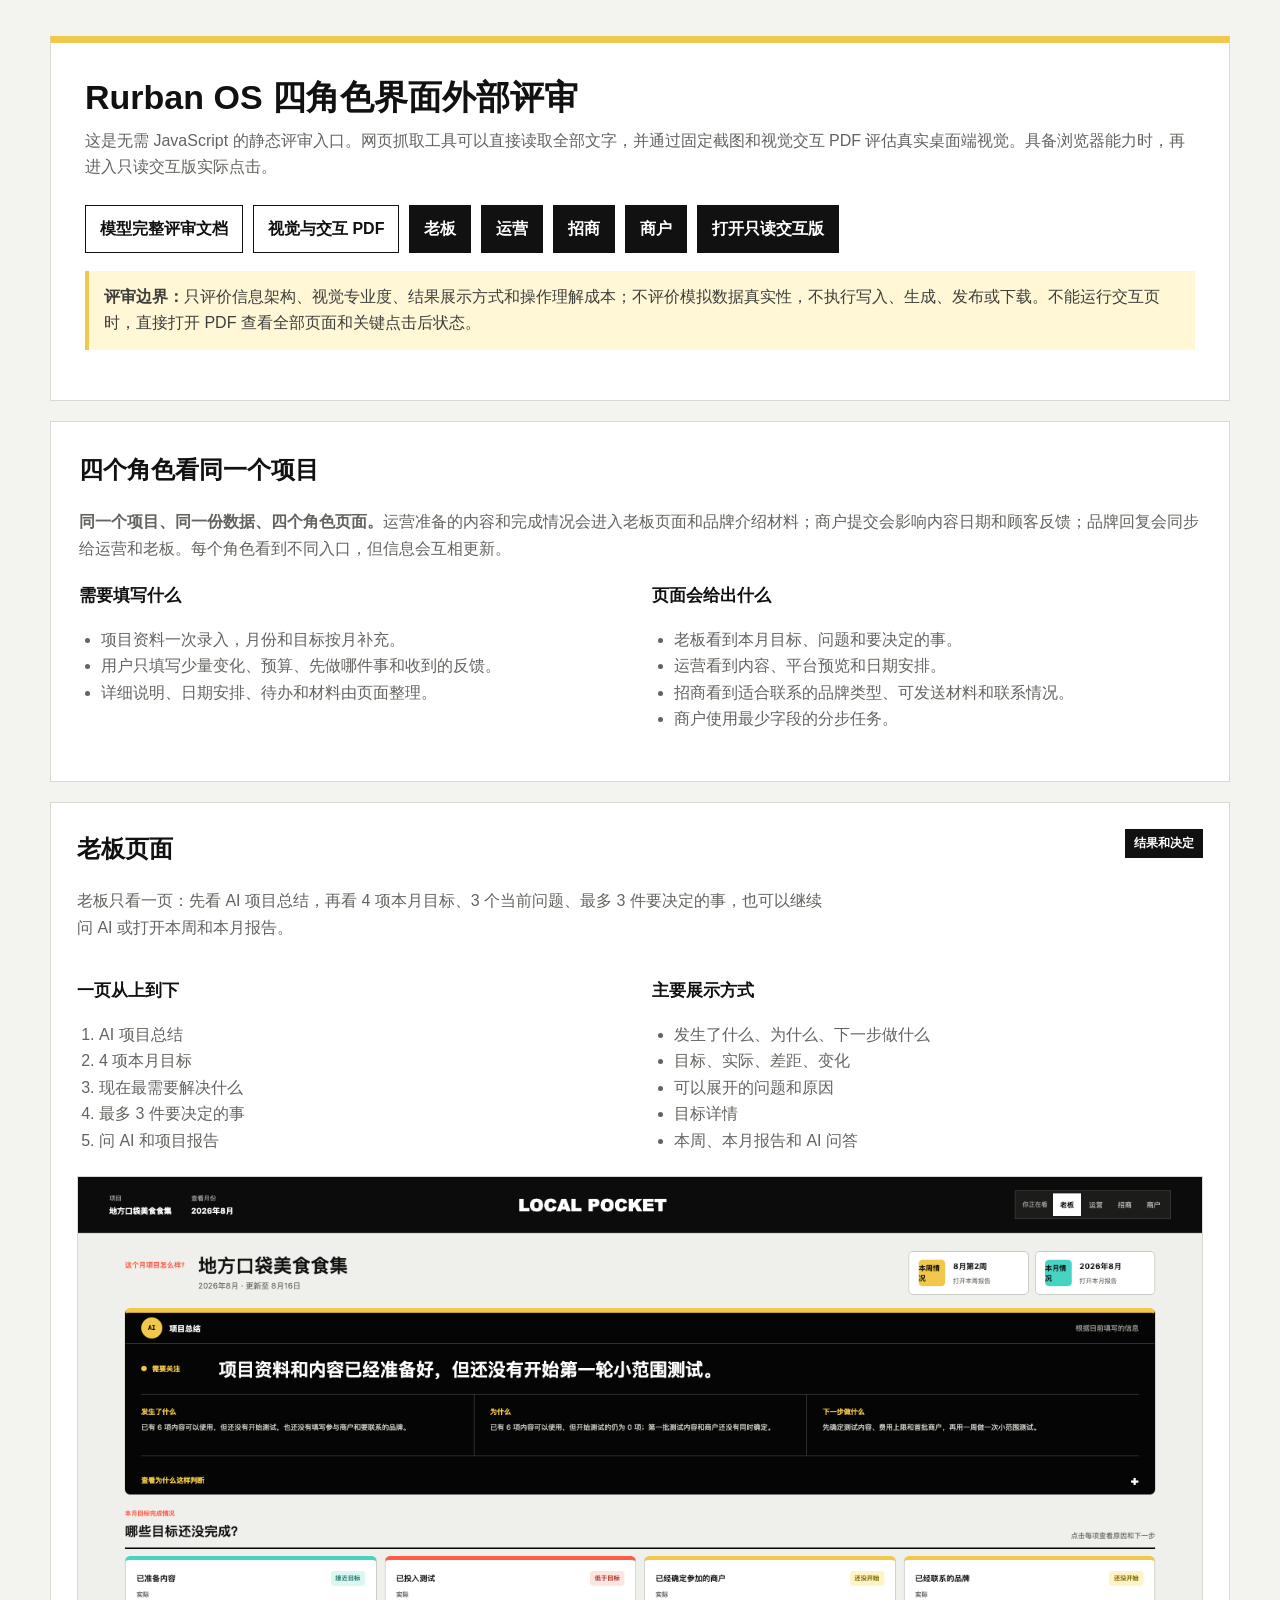
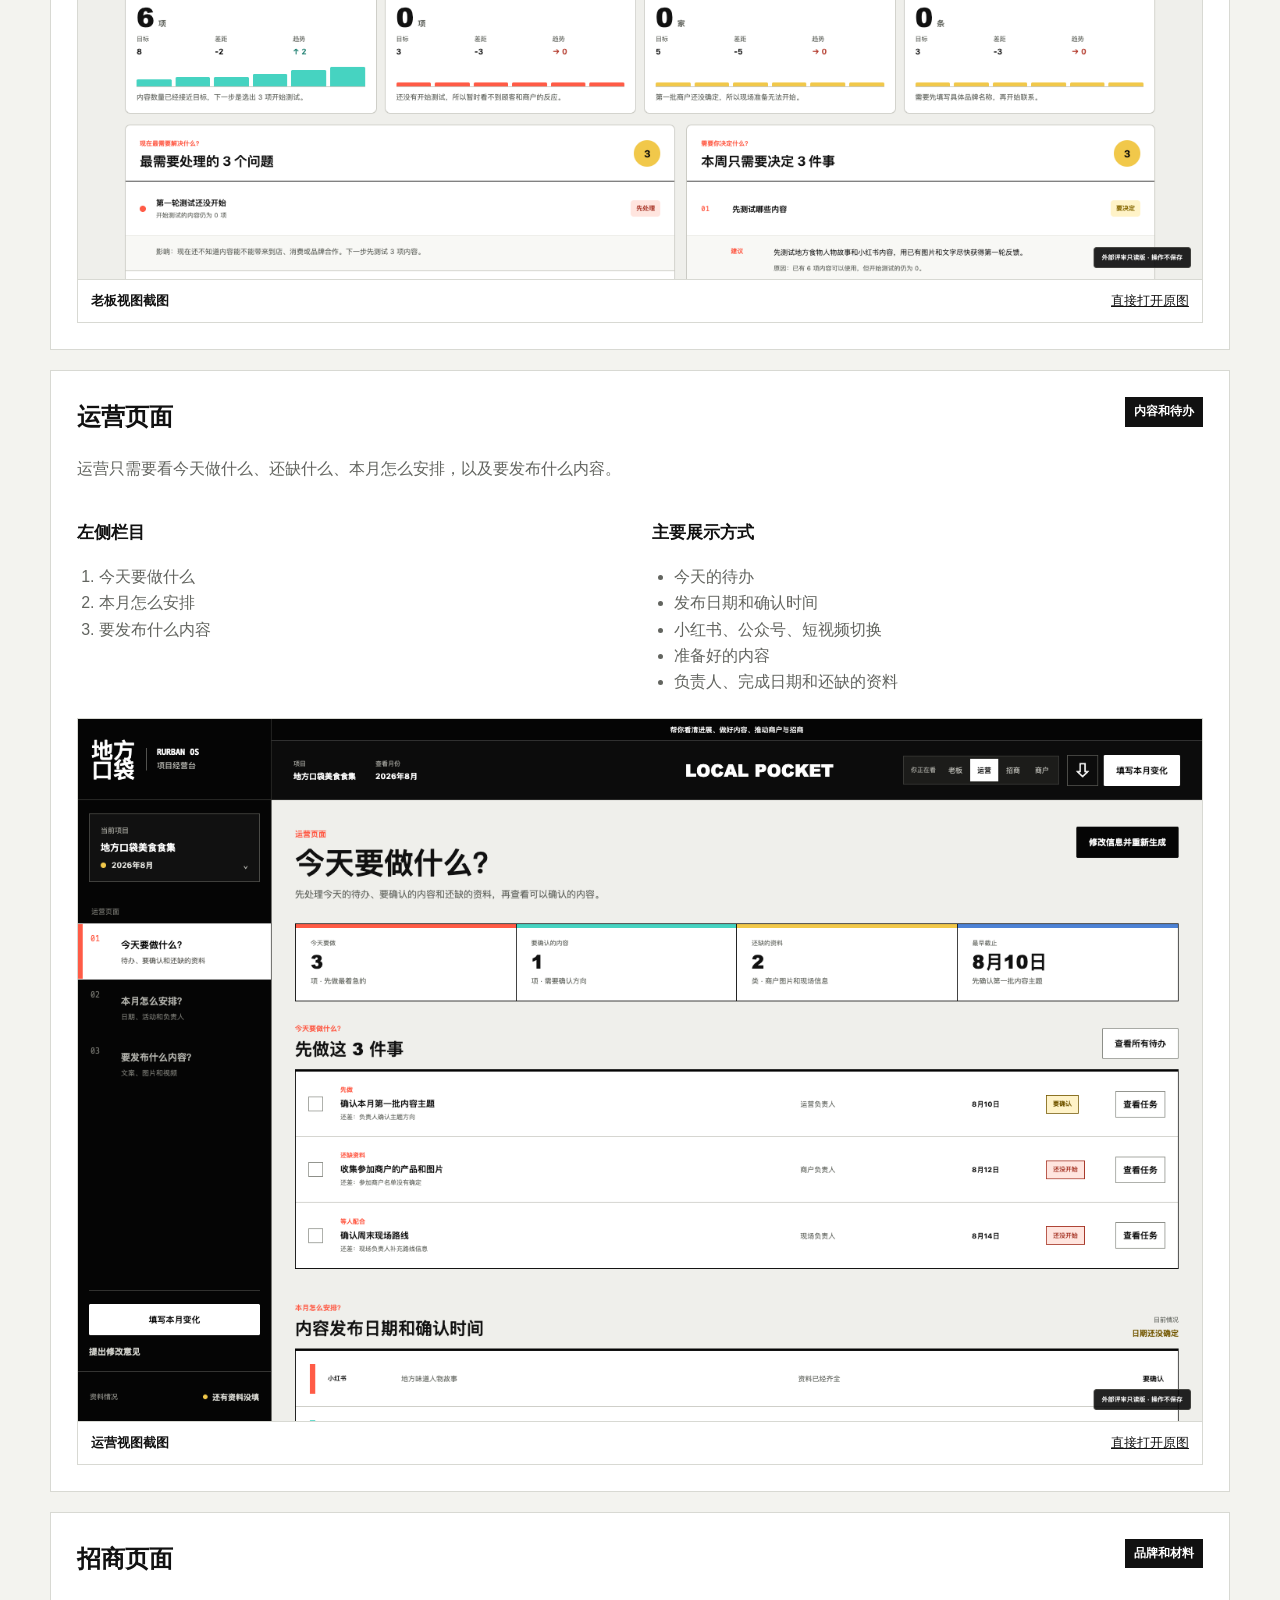
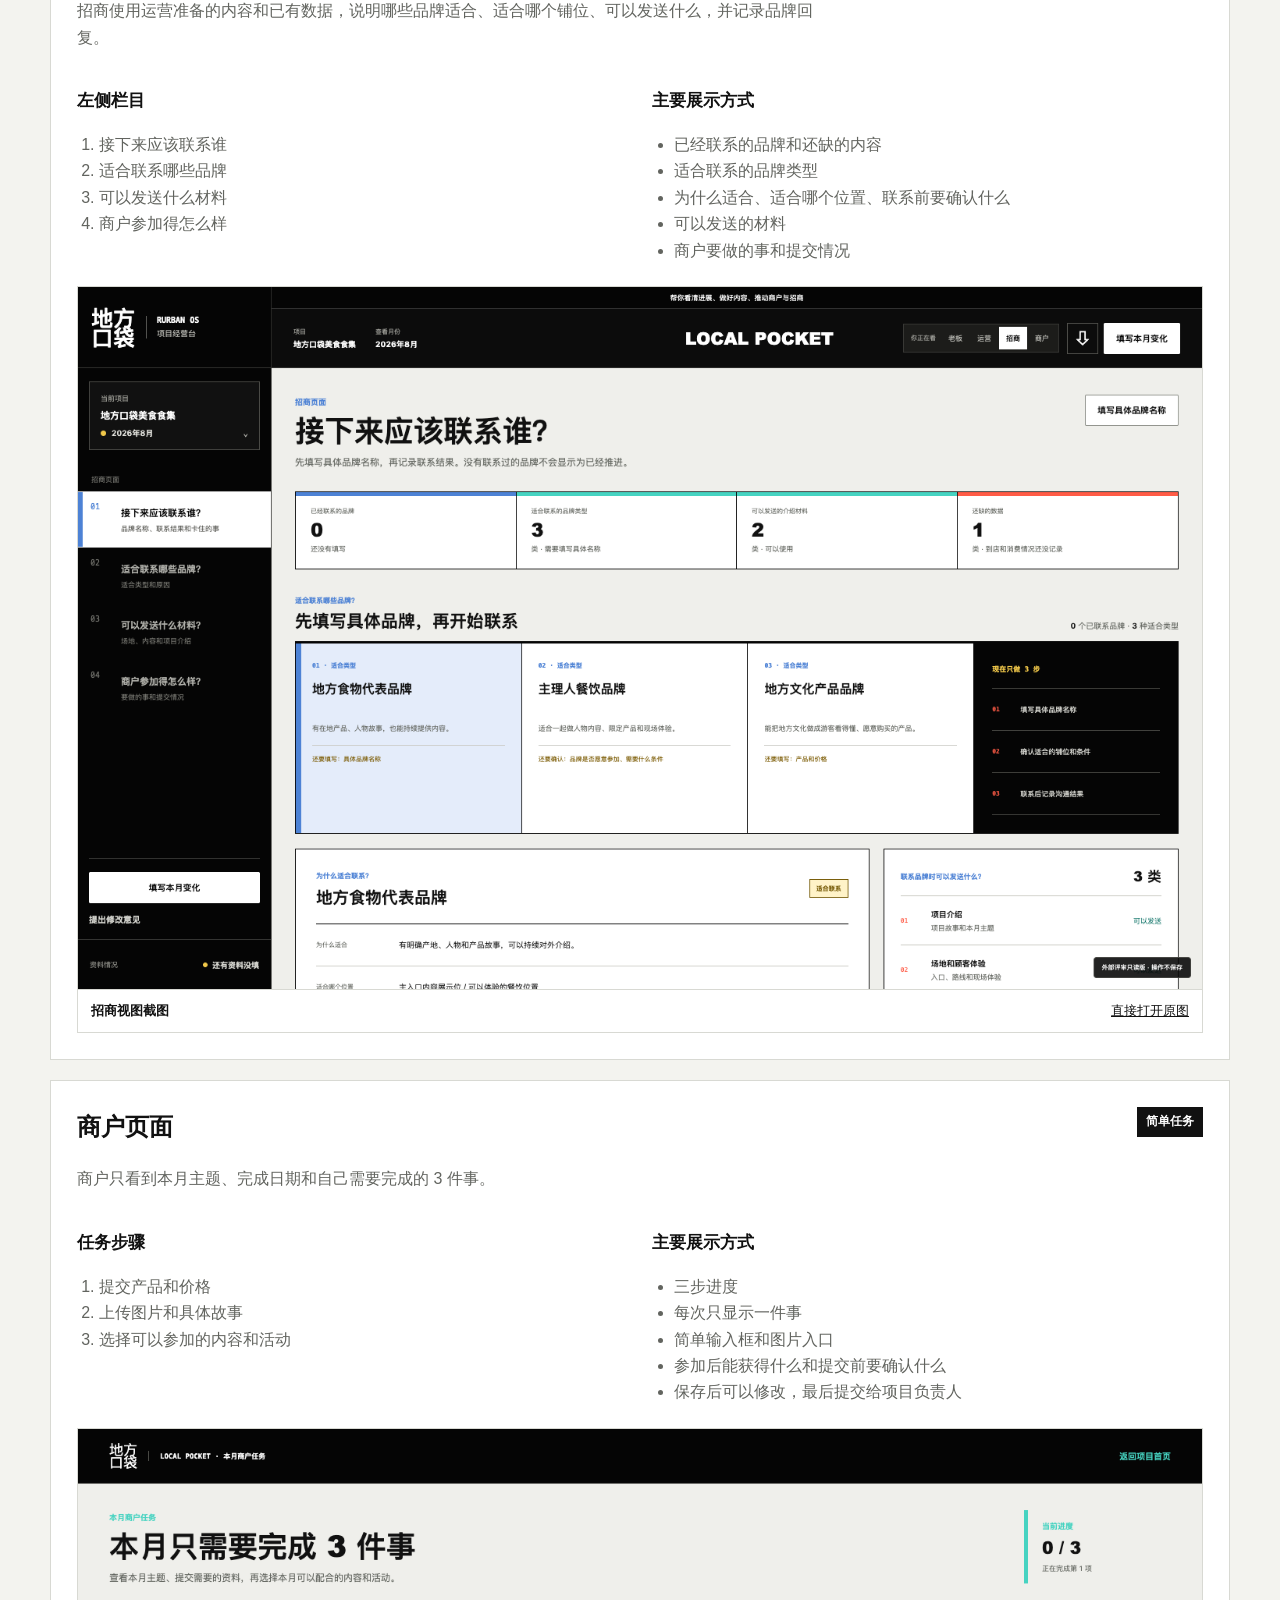
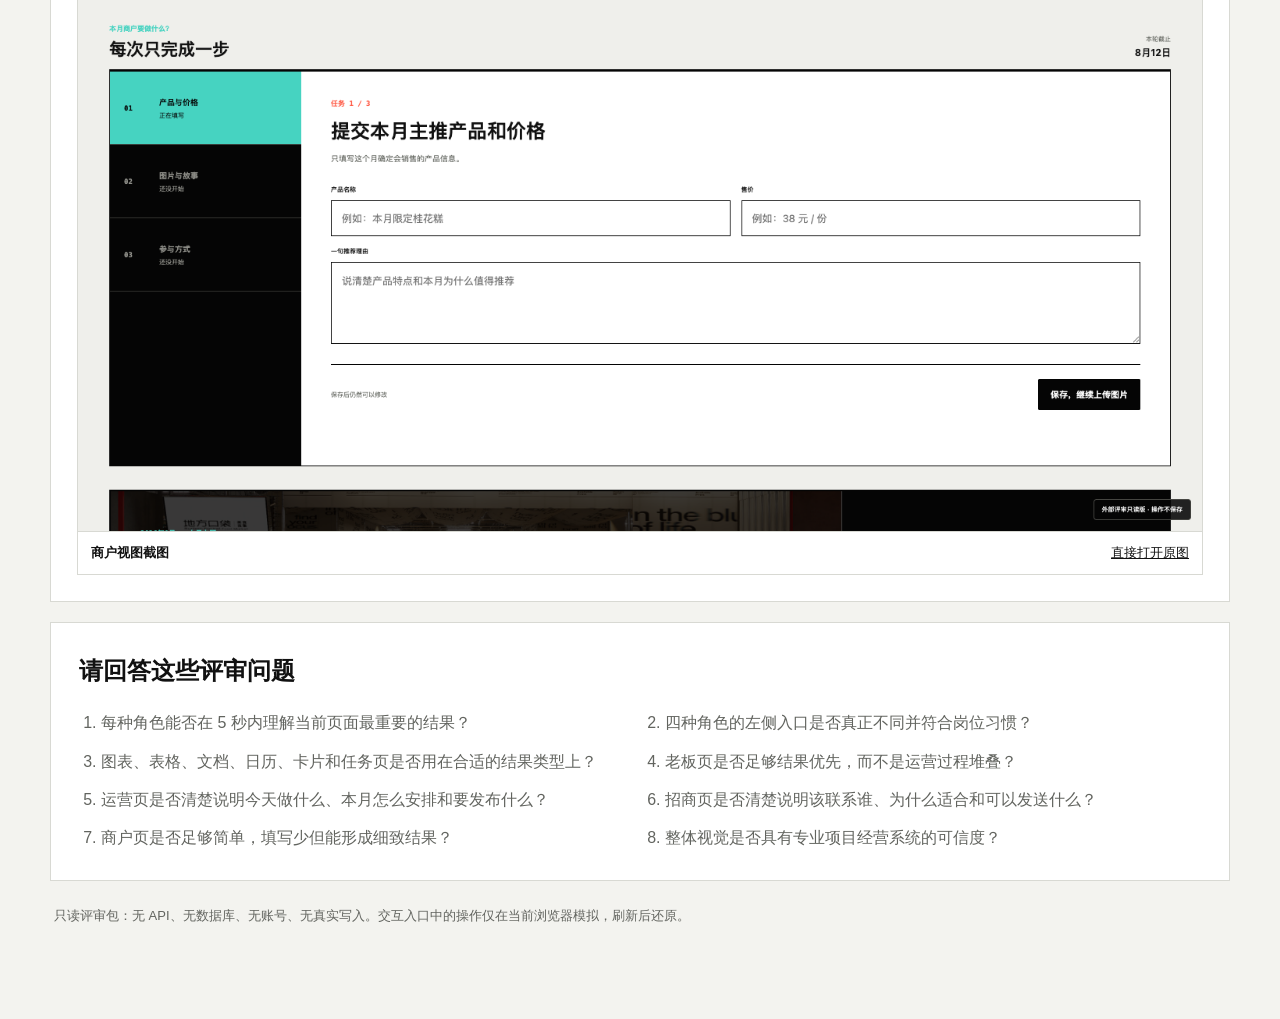
<file: index.html>
<!doctype html>
<html lang="zh-CN">
<head>
  <meta charset="utf-8">
  <meta name="viewport" content="width=device-width, initial-scale=1">
  <title>Rurban OS｜四角色界面外部评审</title>
  <meta name="description" content="无需 JavaScript 的 Rurban OS 四角色界面评审索引，包含老板、运营、招商、商户页面截图与评审说明。">
  <style>
    :root { color-scheme: light; --ink:#111; --muted:#62645f; --line:#d8d9d3; --paper:#fff; --canvas:#f3f3ef; --yellow:#f0c84b; }
    * { box-sizing:border-box; }
    body { margin:0; color:var(--ink); background:var(--canvas); font-family:-apple-system,BlinkMacSystemFont,"Segoe UI","PingFang SC","Microsoft YaHei",sans-serif; line-height:1.65; }
    a { color:inherit; }
    main { width:min(1180px,calc(100% - 32px)); margin:0 auto; padding:36px 0 80px; }
    header, section, article { background:var(--paper); border:1px solid var(--line); }
    header { padding:34px; border-top:7px solid var(--yellow); }
    h1,h2,h3,p { margin-top:0; }
    h1 { margin-bottom:10px; font-size:34px; line-height:1.2; }
    h2 { font-size:24px; }
    h3 { font-size:17px; }
    p,li { color:var(--muted); }
    nav { display:flex; flex-wrap:wrap; gap:10px; margin-top:24px; }
    nav a,.action { display:inline-block; padding:10px 14px; color:#fff; background:#111; border:1px solid #111; font-weight:700; text-decoration:none; }
    nav a.secondary,.action.secondary { color:#111; background:#fff; }
    .note { margin-top:18px; padding:13px 15px; background:#fff7d6; border-left:4px solid var(--yellow); color:#3f3f3a; }
    section { margin-top:20px; padding:28px; }
    .roles { display:grid; gap:20px; margin-top:20px; }
    article { padding:26px; }
    .role-head { display:flex; align-items:flex-start; justify-content:space-between; gap:20px; }
    .role-head p { max-width:760px; }
    .tag { flex:0 0 auto; padding:5px 9px; background:#111; color:#fff; font-size:12px; font-weight:700; }
    .columns { display:grid; grid-template-columns:1fr 1fr; gap:24px; margin:20px 0; }
    ul,ol { margin-bottom:0; padding-left:22px; }
    figure { margin:22px 0 0; border:1px solid var(--line); background:#ecece7; }
    figure img { display:block; width:100%; height:auto; }
    figcaption { display:flex; flex-wrap:wrap; justify-content:space-between; gap:8px; padding:10px 13px; background:#fff; border-top:1px solid var(--line); font-size:13px; }
    .review-list { display:grid; grid-template-columns:repeat(2,minmax(0,1fr)); gap:12px 28px; }
    code { padding:2px 5px; background:#eeeeea; }
    footer { padding:24px 4px 0; color:var(--muted); font-size:13px; }
    @media (max-width:760px) { h1{font-size:27px}.columns,.review-list{grid-template-columns:1fr}.role-head{display:block}.tag{display:inline-block;margin-bottom:12px} }
  </style>
</head>
<body>
  <main>
    <header>
      <h1>Rurban OS 四角色界面外部评审</h1>
      <p>这是无需 JavaScript 的静态评审入口。网页抓取工具可以直接读取全部文字，并通过固定截图和视觉交互 PDF 评估真实桌面端视觉。具备浏览器能力时，再进入只读交互版实际点击。</p>
      <nav aria-label="评审入口">
        <a class="secondary" href="https://github.com/elomacken-sketch/rurban-os-role-review/blob/main/MODEL_REVIEW.md">模型完整评审文档</a>
        <a class="secondary" href="output/pdf/rurban-os-model-review.pdf">视觉与交互 PDF</a>
        <a href="#owner">老板</a>
        <a href="#operations">运营</a>
        <a href="#leasing">招商</a>
        <a href="#merchant">商户</a>
        <a href="app/">打开只读交互版</a>
      </nav>
      <p class="note"><strong>评审边界：</strong>只评价信息架构、视觉专业度、结果展示方式和操作理解成本；不评价模拟数据真实性，不执行写入、生成、发布或下载。不能运行交互页时，直接打开 PDF 查看全部页面和关键点击后状态。</p>
    </header>

    <section aria-labelledby="scope-title">
      <h2 id="scope-title">四个角色看同一个项目</h2>
      <p><strong>同一个项目、同一份数据、四个角色页面。</strong>运营准备的内容和完成情况会进入老板页面和品牌介绍材料；商户提交会影响内容日期和顾客反馈；品牌回复会同步给运营和老板。每个角色看到不同入口，但信息会互相更新。</p>
      <div class="columns">
        <div>
          <h3>需要填写什么</h3>
          <ul>
            <li>项目资料一次录入，月份和目标按月补充。</li>
            <li>用户只填写少量变化、预算、先做哪件事和收到的反馈。</li>
            <li>详细说明、日期安排、待办和材料由页面整理。</li>
          </ul>
        </div>
        <div>
          <h3>页面会给出什么</h3>
          <ul>
            <li>老板看到本月目标、问题和要决定的事。</li>
            <li>运营看到内容、平台预览和日期安排。</li>
            <li>招商看到适合联系的品牌类型、可发送材料和联系情况。</li>
            <li>商户使用最少字段的分步任务。</li>
          </ul>
        </div>
      </div>
    </section>

    <div class="roles">
      <article id="owner">
        <div class="role-head">
          <div><h2>老板页面</h2><p>老板只看一页：先看 AI 项目总结，再看 4 项本月目标、3 个当前问题、最多 3 件要决定的事，也可以继续问 AI 或打开本周和本月报告。</p></div>
          <span class="tag">结果和决定</span>
        </div>
        <div class="columns">
          <div><h3>一页从上到下</h3><ol><li>AI 项目总结</li><li>4 项本月目标</li><li>现在最需要解决什么</li><li>最多 3 件要决定的事</li><li>问 AI 和项目报告</li></ol></div>
          <div><h3>主要展示方式</h3><ul><li>发生了什么、为什么、下一步做什么</li><li>目标、实际、差距、变化</li><li>可以展开的问题和原因</li><li>目标详情</li><li>本周、本月报告和 AI 问答</li></ul></div>
        </div>
        <figure>
          <a href="screenshots/owner.png"><img src="screenshots/owner.png" alt="Rurban OS 老板视图完整桌面端截图"></a>
          <figcaption><strong>老板视图截图</strong><a href="screenshots/owner.png">直接打开原图</a></figcaption>
        </figure>
      </article>

      <article id="operations">
        <div class="role-head">
          <div><h2>运营页面</h2><p>运营只需要看今天做什么、还缺什么、本月怎么安排，以及要发布什么内容。</p></div>
          <span class="tag">内容和待办</span>
        </div>
        <div class="columns">
          <div><h3>左侧栏目</h3><ol><li>今天要做什么</li><li>本月怎么安排</li><li>要发布什么内容</li></ol></div>
          <div><h3>主要展示方式</h3><ul><li>今天的待办</li><li>发布日期和确认时间</li><li>小红书、公众号、短视频切换</li><li>准备好的内容</li><li>负责人、完成日期和还缺的资料</li></ul></div>
        </div>
        <figure>
          <a href="screenshots/operations.png"><img src="screenshots/operations.png" alt="Rurban OS 运营视图完整桌面端截图"></a>
          <figcaption><strong>运营视图截图</strong><a href="screenshots/operations.png">直接打开原图</a></figcaption>
        </figure>
      </article>

      <article id="leasing">
        <div class="role-head">
          <div><h2>招商页面</h2><p>招商使用运营准备的内容和已有数据，说明哪些品牌适合、适合哪个铺位、可以发送什么，并记录品牌回复。</p></div>
          <span class="tag">品牌和材料</span>
        </div>
        <div class="columns">
          <div><h3>左侧栏目</h3><ol><li>接下来应该联系谁</li><li>适合联系哪些品牌</li><li>可以发送什么材料</li><li>商户参加得怎么样</li></ol></div>
          <div><h3>主要展示方式</h3><ul><li>已经联系的品牌和还缺的内容</li><li>适合联系的品牌类型</li><li>为什么适合、适合哪个位置、联系前要确认什么</li><li>可以发送的材料</li><li>商户要做的事和提交情况</li></ul></div>
        </div>
        <figure>
          <a href="screenshots/leasing.png"><img src="screenshots/leasing.png" alt="Rurban OS 招商视图完整桌面端截图"></a>
          <figcaption><strong>招商视图截图</strong><a href="screenshots/leasing.png">直接打开原图</a></figcaption>
        </figure>
      </article>

      <article id="merchant">
        <div class="role-head">
          <div><h2>商户页面</h2><p>商户只看到本月主题、完成日期和自己需要完成的 3 件事。</p></div>
          <span class="tag">简单任务</span>
        </div>
        <div class="columns">
          <div><h3>任务步骤</h3><ol><li>提交产品和价格</li><li>上传图片和具体故事</li><li>选择可以参加的内容和活动</li></ol></div>
          <div><h3>主要展示方式</h3><ul><li>三步进度</li><li>每次只显示一件事</li><li>简单输入框和图片入口</li><li>参加后能获得什么和提交前要确认什么</li><li>保存后可以修改，最后提交给项目负责人</li></ul></div>
        </div>
        <figure>
          <a href="screenshots/merchant.png"><img src="screenshots/merchant.png" alt="Rurban OS 商户视图完整桌面端截图"></a>
          <figcaption><strong>商户视图截图</strong><a href="screenshots/merchant.png">直接打开原图</a></figcaption>
        </figure>
      </article>
    </div>

    <section aria-labelledby="questions-title">
      <h2 id="questions-title">请回答这些评审问题</h2>
      <ol class="review-list">
        <li>每种角色能否在 5 秒内理解当前页面最重要的结果？</li>
        <li>四种角色的左侧入口是否真正不同并符合岗位习惯？</li>
        <li>图表、表格、文档、日历、卡片和任务页是否用在合适的结果类型上？</li>
        <li>老板页是否足够结果优先，而不是运营过程堆叠？</li>
        <li>运营页是否清楚说明今天做什么、本月怎么安排和要发布什么？</li>
        <li>招商页是否清楚说明该联系谁、为什么适合和可以发送什么？</li>
        <li>商户页是否足够简单，填写少但能形成细致结果？</li>
        <li>整体视觉是否具有专业项目经营系统的可信度？</li>
      </ol>
    </section>

    <footer>
      <p>只读评审包：无 API、无数据库、无账号、无真实写入。交互入口中的操作仅在当前浏览器模拟，刷新后还原。</p>
    </footer>
  </main>
</body>
</html>
</file>
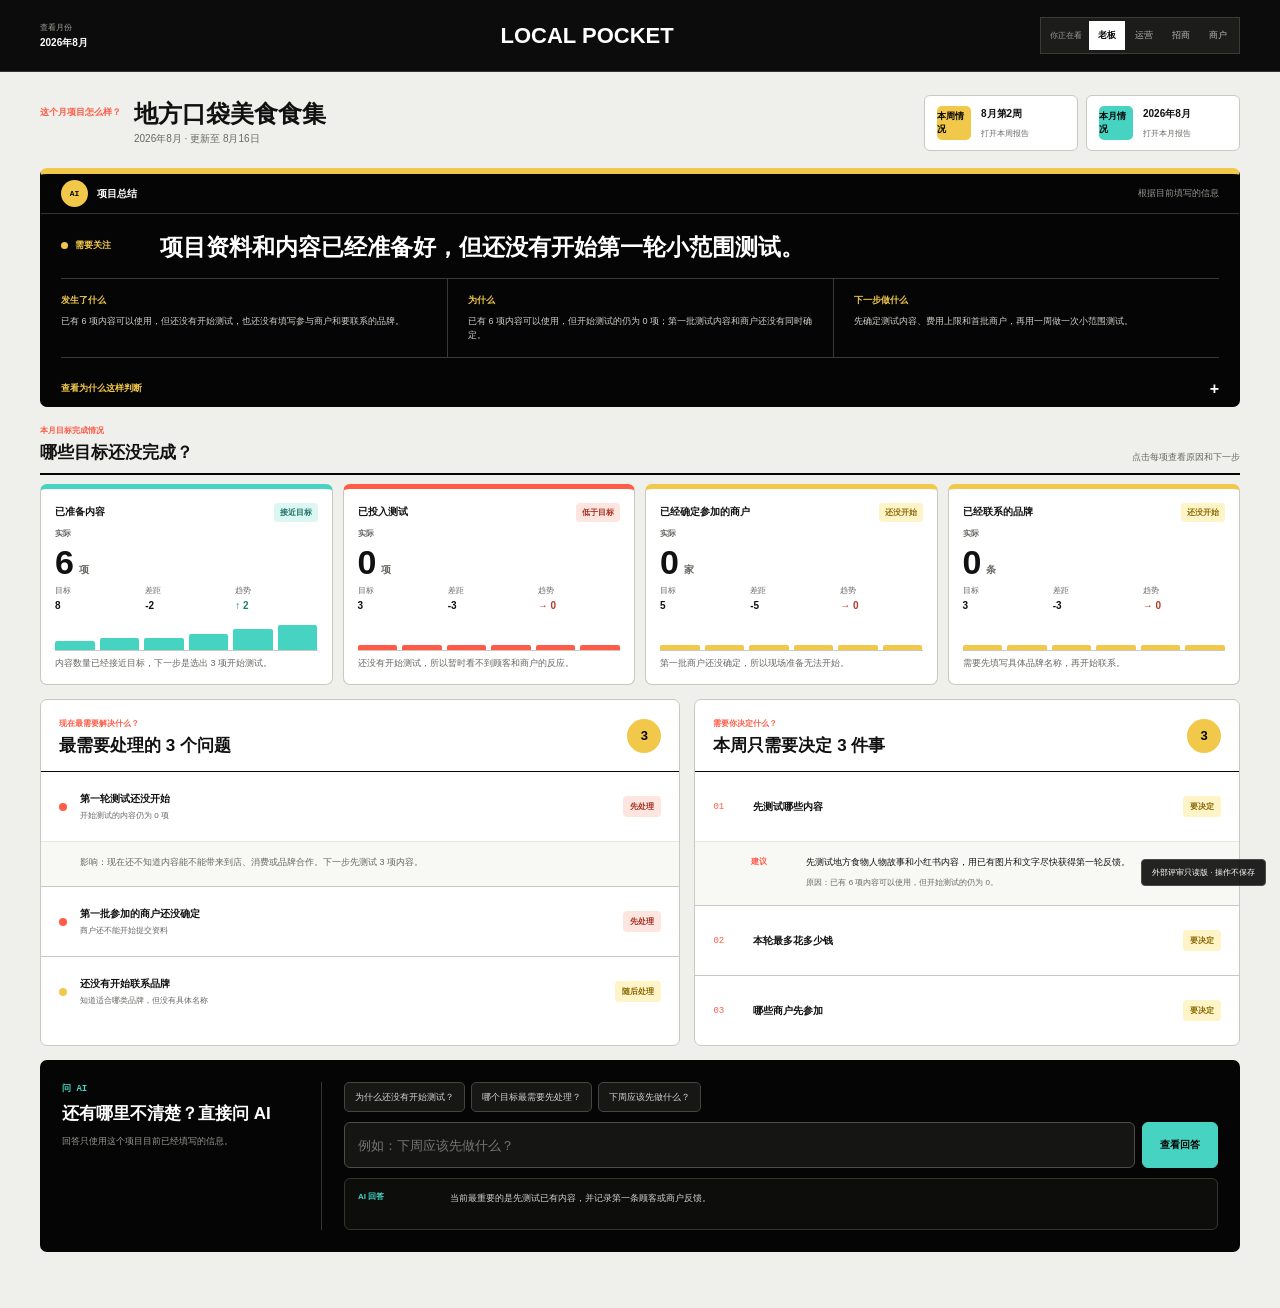
<file: app/index.html>
<!doctype html>
<html lang="zh-CN">
<head>
  <meta charset="utf-8">
  <meta name="viewport" content="width=device-width, initial-scale=1">
  <title>地方口袋｜项目经营台</title>
  <link rel="stylesheet" href="client-preview.css?v=20260717-language">
</head>
<body data-view="q1">
  <div class="review-mode-badge" role="status">外部评审只读版 · 操作不保存</div>
  <div class="app-shell">
    <aside class="sidebar">
      <a class="brand" href="./" aria-label="返回地方口袋项目首页">
        <span class="brand-mark">地方<br>口袋</span>
        <span class="brand-name"><strong>RURBAN OS</strong><small>项目经营台</small></span>
      </a>

      <button class="project-switcher" type="button" title="选择另一个项目">
        <span>当前项目</span>
        <strong id="sideProject">地方口袋美食食集</strong>
        <small><i></i><b id="sideMonth">2026年8月</b><em>⌄</em></small>
      </button>

      <nav class="question-nav" id="roleNavigation" aria-label="老板页面">
        <span class="nav-label">老板页面</span>
        <button class="question-link active" type="button" data-question="q1">
          <b>01</b><span><strong>这个月项目怎么样？</strong><small>结果、问题和要决定的事</small></span>
        </button>
      </nav>

      <div class="sidebar-actions">
        <button class="button sidebar-primary" type="button" data-open-wizard>填写本月变化</button>
        <button class="text-action" type="button" id="openFeedback">提出修改意见</button>
      </div>

      <footer>
        <span>资料情况</span>
        <strong><i></i>还有资料没填</strong>
      </footer>
    </aside>

    <main class="main">
      <div class="announcement-bar">帮你看清进展、做好内容、推动商户与招商</div>
      <header class="topbar">
        <div class="top-context">
          <div><span>项目</span><strong id="topProject">地方口袋美食食集</strong></div>
          <div><span>查看月份</span><strong id="topMonth">2026年8月</strong></div>
        </div>
        <strong class="top-wordmark">LOCAL POCKET</strong>
        <div class="top-utility">
          <div class="role-switch" aria-label="选择角色页面">
            <span>你正在看</span>
            <button class="active" type="button" data-role="owner">老板</button>
            <button type="button" data-role="operations">运营</button>
            <button type="button" data-role="leasing">招商</button>
            <button type="button" data-role="merchant">商户</button>
          </div>
          <div class="top-actions">
            <button class="icon-button" type="button" id="exportResult" title="下载本月报告" aria-label="下载本月报告">⇩</button>
            <button class="button top-primary" type="button" data-open-wizard>填写本月变化</button>
          </div>
        </div>
      </header>

      <section class="question-view active" id="q1View">
        <div class="pulse-owner-page">
          <header class="pulse-page-heading">
            <div>
              <span>这个月项目怎么样？</span>
              <h1>地方口袋美食食集</h1>
              <p>2026年8月 · 更新至 8月16日</p>
            </div>
            <div class="pulse-report-entry" aria-label="项目报告">
              <button type="button" data-owner-report="weekly"><span>本周情况</span><strong>8月第2周</strong><small>打开本周报告</small></button>
              <button type="button" data-owner-report="monthly"><span>本月情况</span><strong>2026年8月</strong><small>打开本月报告</small></button>
            </div>
          </header>

          <section class="pulse-ai-summary" aria-label="AI项目总结">
            <header><span><i>AI</i>项目总结</span><small>根据目前填写的信息</small></header>
            <div class="pulse-summary-lead">
              <b><i></i>需要关注</b>
              <h2 id="executiveConclusion">内容已经准备好，但还没有开始第一轮小范围测试。</h2>
            </div>
            <div class="pulse-summary-grid">
              <article><span>发生了什么</span><p>已有 6 项内容可以使用，但还没有开始测试，也还没有填写参与商户和要联系的品牌。</p></article>
              <article><span>为什么</span><p id="ownerAiReason">要测试哪些内容、最多花多少钱、哪些商户先参加，这三件事还没有确定。</p></article>
              <article><span>下一步做什么</span><p id="ownerAiFocus">先确定测试内容、费用上限和首批商户，再用一周做一次小范围测试。</p></article>
            </div>
            <details class="pulse-summary-evidence">
              <summary>查看为什么这样判断</summary>
              <div><p><b>内容：</b>6 项可以使用，0 项开始测试。</p><p><b>商户和品牌：</b>参与商户、具体品牌名称和现场反馈还没有填写。</p><p><b>目前还不能判断：</b>没有实际测试，所以还不能判断内容有没有带来到店、消费或品牌合作。</p></div>
            </details>
          </section>

          <section class="pulse-section pulse-metrics" aria-labelledby="pulseMetricsTitle">
            <header><div><span>本月目标完成情况</span><h2 id="pulseMetricsTitle">哪些目标还没完成？</h2></div><small>点击每项查看原因和下一步</small></header>
            <div class="pulse-metric-grid">
              <button class="pulse-metric-card healthy" type="button" data-owner-metric="content">
                <header><span>已准备内容</span><b>接近目标</b></header>
                <small class="pulse-actual-label">实际</small>
                <strong><span id="ownerMetricContentActual">6</span><small>项</small></strong>
                <div class="pulse-metric-facts"><span><small>目标</small><b>8</b></span><span><small>差距</small><b id="ownerMetricContentGap">-2</b></span><span><small>趋势</small><b class="positive">↑ 2</b></span></div>
                <div class="pulse-sparkline positive" aria-label="内容数量上升"><i style="--h:30"></i><i style="--h:40"></i><i style="--h:40"></i><i style="--h:55"></i><i style="--h:72"></i><i style="--h:86"></i></div>
                <footer>内容数量已经接近目标，下一步是选出 3 项开始测试。</footer>
              </button>
              <button class="pulse-metric-card critical" type="button" data-owner-metric="testing">
                <header><span>已投入测试</span><b>低于目标</b></header>
                <small class="pulse-actual-label">实际</small>
                <strong><span id="ownerMetricTestingActual">0</span><small>项</small></strong>
                <div class="pulse-metric-facts"><span><small>目标</small><b>3</b></span><span><small>差距</small><b id="ownerMetricTestingGap">-3</b></span><span><small>趋势</small><b class="negative">→ 0</b></span></div>
                <div class="pulse-sparkline critical" aria-label="测试数量没有变化"><i style="--h:12"></i><i style="--h:12"></i><i style="--h:12"></i><i style="--h:12"></i><i style="--h:12"></i><i style="--h:12"></i></div>
                <footer>还没有开始测试，所以暂时看不到顾客和商户的反应。</footer>
              </button>
              <button class="pulse-metric-card warning" type="button" data-owner-metric="merchants">
                <header><span>已经确定参加的商户</span><b>还没开始</b></header>
                <small class="pulse-actual-label">实际</small>
                <strong><span id="ownerMetricMerchantActual">0</span><small>家</small></strong>
                <div class="pulse-metric-facts"><span><small>目标</small><b>5</b></span><span><small>差距</small><b id="ownerMetricMerchantGap">-5</b></span><span><small>趋势</small><b class="negative">→ 0</b></span></div>
                <div class="pulse-sparkline warning" aria-label="参与商户没有变化"><i style="--h:12"></i><i style="--h:12"></i><i style="--h:12"></i><i style="--h:12"></i><i style="--h:12"></i><i style="--h:12"></i></div>
                <footer>第一批商户还没确定，所以现场准备无法开始。</footer>
              </button>
              <button class="pulse-metric-card warning" type="button" data-owner-metric="leads">
                <header><span>已经联系的品牌</span><b>还没开始</b></header>
                <small class="pulse-actual-label">实际</small>
                <strong><span id="ownerMetricLeadActual">0</span><small>条</small></strong>
                <div class="pulse-metric-facts"><span><small>目标</small><b>3</b></span><span><small>差距</small><b id="ownerMetricLeadGap">-3</b></span><span><small>趋势</small><b class="negative">→ 0</b></span></div>
                <div class="pulse-sparkline warning" aria-label="联系品牌数量没有变化"><i style="--h:12"></i><i style="--h:12"></i><i style="--h:12"></i><i style="--h:12"></i><i style="--h:12"></i><i style="--h:12"></i></div>
                <footer>需要先填写具体品牌名称，再开始联系。</footer>
              </button>
            </div>
          </section>

          <div class="pulse-lower-grid">
            <section class="pulse-panel pulse-risk-panel" aria-labelledby="ownerRiskTitle">
              <header><div><span>现在最需要解决什么？</span><h2 id="ownerRiskTitle">最需要处理的 3 个问题</h2></div><strong>3</strong></header>
              <details class="pulse-risk-item critical" open>
                <summary><span><i></i><strong>第一轮测试还没开始</strong><small>开始测试的内容仍为 0 项</small></span><b>先处理</b></summary>
                <p>影响：现在还不知道内容能不能带来到店、消费或品牌合作。下一步先测试 3 项内容。</p>
              </details>
              <details class="pulse-risk-item critical">
                <summary><span><i></i><strong>第一批参加的商户还没确定</strong><small>商户还不能开始提交资料</small></span><b>先处理</b></summary>
                <p>影响：产品、图片和现场配合信息还收不齐，内容和活动也无法真正开始。</p>
              </details>
              <details class="pulse-risk-item warning">
                <summary><span><i></i><strong>还没有开始联系品牌</strong><small>知道适合哪类品牌，但没有具体名称</small></span><b>随后处理</b></summary>
                <p>影响：现在只能使用通用介绍，暂时不能针对具体品牌说明为什么适合，也不能记录联系进展。</p>
              </details>
            </section>

            <section class="pulse-panel pulse-decision-panel" id="ownerDecisionFocus" aria-labelledby="ownerDecisionTitle">
              <header><div><span>需要你决定什么？</span><h2 id="ownerDecisionTitle">本周只需要决定 3 件事</h2></div><strong>3</strong></header>
              <div id="ownerDecisionList">
                <details class="pulse-decision" open><summary><i>01</i><strong id="ownerDecisionTitle1">先测试哪些内容</strong><b>要决定</b></summary><div><span>建议</span><p>先测试地方食物人物故事和小红书内容，用已有图片和文字尽快获得第一轮反馈。</p><small>原因：已有 6 项内容可以使用，但开始测试的仍为 0。</small></div></details>
                <details class="pulse-decision"><summary><i>02</i><strong id="ownerDecisionTitle2">本轮最多花多少钱</strong><b>要决定</b></summary><div><span>建议</span><p>先用 5,000 元以内做一次小范围测试，没有反馈前先不扩大投入。</p><small>原因：目前还没有商户、到店和品牌联系结果。</small></div></details>
                <details class="pulse-decision"><summary><i>03</i><strong id="ownerDecisionTitle3">哪些商户先参加</strong><b>要决定</b></summary><div><span>建议</span><p>先选 2–3 家有确定产品、人物故事和现场配合能力的地方食物商户。</p><small>原因：先确定参加商户，才能测试内容并获得现场反馈。</small></div></details>
              </div>
            </section>
          </div>

          <section class="pulse-ask" aria-labelledby="ownerAskTitle">
            <div class="pulse-ask-heading"><span>问 AI</span><h2 id="ownerAskTitle">还有哪里不清楚？直接问 AI</h2><p>回答只使用这个项目目前已经填写的信息。</p></div>
            <div class="pulse-ask-workspace">
              <div class="pulse-suggested-questions">
                <button type="button" data-owner-prompt="为什么第一轮测试还没有开始？">为什么还没有开始测试？</button>
                <button type="button" data-owner-prompt="现在哪个目标最需要先处理？">哪个目标最需要先处理？</button>
                <button type="button" data-owner-prompt="下周最应该做什么？">下周应该先做什么？</button>
              </div>
              <form class="pulse-ai-form" id="ownerAiForm">
                <input id="ownerAiPrompt" aria-label="输入你想问的问题" placeholder="例如：下周应该先做什么？">
                <button type="submit" id="ownerAiSubmit">查看回答</button>
              </form>
              <output class="pulse-ai-answer" id="ownerAiAnswer"><span>AI 回答</span><p>当前最重要的是先测试已有内容，并记录第一条顾客或商户反馈。</p></output>
            </div>
          </section>
        </div>

        <div class="owner-data-hooks" hidden>
          <span id="contentAssetCount">6</span><span id="ownerAdoptedCount">0</span><span id="ownerMerchantCount">--</span><span id="ownerLeadCount">--</span>
        </div>
      </section>

      <div class="owner-runtime-hooks" hidden aria-hidden="true">
        <article id="briefDocument"></article>
        <div class="insight-band"><h2></h2></div>
        <table><tbody id="analysisTableBody"></tbody></table>
        <strong id="evidenceRate"></strong><i id="evidenceBar"></i>
        <article id="trendPanel"></article>
        <section class="measurement-readiness"></section>
        <article class="first-measurement-panel"></article>
        <button id="adoptResult" type="button"></button>
        <button type="button" data-feedback-start></button>
      </div>

      <section class="question-view" id="q2View">
        <header class="page-intro">
          <div><span class="question-number">运营页面</span><h1>今天要做什么？</h1><p>先处理今天的待办、要确认的内容和还缺的资料，再查看可以确认的内容。</p></div>
          <button class="button primary" type="button" data-open-wizard>修改信息并重新生成</button>
        </header>

        <section class="result-summary-row operations-summary" aria-label="今天的工作情况">
          <article><span>今天要做</span><strong>3</strong><small>项 · 先做最着急的</small></article>
          <article><span>要确认的内容</span><strong>1</strong><small>项 · 需要确认方向</small></article>
          <article><span>还缺的资料</span><strong>2</strong><small>类 · 商户图片和现场信息</small></article>
          <article><span>最早截止</span><strong>8月10日</strong><small>先确认第一批内容主题</small></article>
        </section>

        <section class="work-section task-work operations-priority">
          <header class="section-header"><div><span>今天要做什么？</span><h2>先做这 3 件事</h2></div><button type="button" class="button secondary">查看所有待办</button></header>
          <div class="operation-action-list task-list" id="operationTasks">
            <article><button class="task-check" type="button" aria-label="把这项任务标为已完成"></button><div><span>先做</span><strong>确认本月第一批内容主题</strong><small>还差：负责人确认主题方向</small></div><span>运营负责人</span><time>8月10日</time><b class="status pending">要确认</b><button class="button secondary task-open" type="button" data-task-open="确认第一批内容主题">查看任务</button></article>
            <article><button class="task-check" type="button" aria-label="把这项任务标为已完成"></button><div><span>还缺资料</span><strong>收集参加商户的产品和图片</strong><small>还差：参加商户名单没有确定</small></div><span>商户负责人</span><time>8月12日</time><b class="status missing">还没开始</b><button class="button secondary task-open" type="button" data-task-open="收集商户资料">查看任务</button></article>
            <article><button class="task-check" type="button" aria-label="把这项任务标为已完成"></button><div><span>等人配合</span><strong>确认周末现场路线</strong><small>还差：现场负责人补充路线信息</small></div><span>现场负责人</span><time>8月14日</time><b class="status missing">还没开始</b><button class="button secondary task-open" type="button" data-task-open="确认现场路线">查看任务</button></article>
          </div>
        </section>

        <section class="work-section calendar-work">
          <header class="section-header">
            <div><span>本月怎么安排？</span><h2>内容发布日期和确认时间</h2></div>
            <div class="calendar-state"><span>目前情况</span><strong>日期还没确定</strong></div>
          </header>
          <div class="schedule-queue">
            <article><i class="xhs"></i><span><b>小红书</b><small>地方味道人物故事</small></span><em>资料已经齐全</em><strong>要确认</strong></article>
            <article><i class="wechat"></i><span><b>公众号</b><small>本月主题长文</small></span><em>已有文案初稿</em><strong>要确认</strong></article>
            <article><i class="video"></i><span><b>短视频</b><small>周末现场路线</small></span><em>还没有现场画面</em><strong>还缺资料</strong></article>
            <article><i class="event"></i><span><b>现场活动</b><small>限定产品活动</small></span><em>商户名单还没确定</em><strong>等商户确认</strong></article>
          </div>
        </section>

        <section class="content-studio operations-content-studio">
          <header class="studio-toolbar">
            <div><span>要发布什么内容？</span><h2 id="contentDirection">地方食物如何进入当代城市生活</h2></div>
            <div class="segmented" id="platformTabs"><button class="active" type="button" data-platform="xiaohongshu">小红书</button><button type="button" data-platform="wechat">公众号</button><button type="button" data-platform="video">短视频</button></div>
          </header>
          <div class="content-preview-layout">
            <article class="content-document">
              <span class="content-kicker" id="contentKicker">本月主推内容 · 小红书</span>
              <h3 id="contentHeadline">一座城市的味道，如何被重新装进口袋？</h3>
              <p id="contentLead">从具体的地方食物、主理人和现场出发，准备能让顾客愿意看、愿意来、愿意消费的内容。</p>
              <div class="content-outline" id="contentOutline">
                <p><b>01</b><span>从一个具体味道进入地方生活</span></p>
                <p><b>02</b><span>让商户、产品和空间共同讲述</span></p>
                <p><b>03</b><span>把阅读兴趣承接到现场行动</span></p>
              </div>
              <footer><span class="status pending">要确认</span><button type="button" class="text-action">打开完整文案 →</button></footer>
            </article>
            <figure class="platform-preview">
              <img id="platformImage" src="assets/place-dining.jpg" alt="内容发布预览">
              <figcaption><span id="previewPlatform">小红书发布预览</span><small>发布平台、日期、图片和文字还要确认</small></figcaption>
            </figure>
          </div>
        </section>
      </section>

      <section class="question-view" id="q3View">
        <header class="page-intro">
          <div><span class="question-number">招商页面</span><h1>接下来应该联系谁？</h1><p>先填写具体品牌名称，再记录联系结果。没有联系过的品牌不会显示为已经推进。</p></div>
          <button class="button secondary" type="button">填写具体品牌名称</button>
        </header>

        <section class="result-summary-row leasing-summary" aria-label="品牌联系情况">
          <article><span>已经联系的品牌</span><strong>0</strong><small>还没有填写</small></article>
          <article><span>适合联系的品牌类型</span><strong>3</strong><small>类 · 需要填写具体名称</small></article>
          <article><span>可以发送的介绍材料</span><strong>2</strong><small>类 · 可以使用</small></article>
          <article><span>还缺的数据</span><strong>1</strong><small>类 · 到店和消费情况还没记录</small></article>
        </section>

        <section class="candidate-preparation" id="candidatePreparation">
          <header class="section-header"><div><span>适合联系哪些品牌？</span><h2>先填写具体品牌，再开始联系</h2></div><div class="pipeline-summary"><b>0</b> 个已联系品牌 · <b>3</b> 种适合类型</div></header>
          <div class="candidate-prep-grid">
            <button class="candidate-card active" type="button" data-lead="local-food"><span>01 · 适合类型</span><strong>地方食物代表品牌</strong><p>有在地产品、人物故事，也能持续提供内容。</p><small>还要填写：具体品牌名称</small></button>
            <button class="candidate-card" type="button" data-lead="creator"><span>02 · 适合类型</span><strong>主理人餐饮品牌</strong><p>适合一起做人物内容、限定产品和现场体验。</p><small>还要确认：品牌是否愿意参加、需要什么条件</small></button>
            <button class="candidate-card" type="button" data-lead="culture"><span>03 · 适合类型</span><strong>地方文化产品品牌</strong><p>能把地方文化做成游客看得懂、愿意购买的产品。</p><small>还要填写：产品和价格</small></button>
            <article class="leasing-next-actions"><span>现在只做 3 步</span><ol><li><b>01</b>填写具体品牌名称</li><li><b>02</b>确认适合的铺位和条件</li><li><b>03</b>联系后记录沟通结果</li></ol></article>
          </div>
        </section>

        <section class="pipeline-work" id="realLeasingPipeline" hidden>
          <header class="section-header"><div><span>联系进度</span><h2>已经联系了谁，现在到哪一步？</h2></div><div class="pipeline-summary"><b>0</b> 个已联系品牌</div></header>
          <div class="pipeline-board" id="leasingPipeline"></div>
        </section>

        <section class="leasing-detail-grid">
          <article class="lead-detail" id="leadDetail">
            <header><div><span>为什么适合联系？</span><h2>地方食物代表品牌</h2></div><b class="status pending">适合联系</b></header>
            <dl>
              <div><dt>为什么适合</dt><dd>有明确产地、人物和产品故事，可以持续对外介绍。</dd></div>
              <div><dt>适合哪个位置</dt><dd>主入口内容展示位 / 可以体验的餐饮位置</dd></div>
              <div><dt>联系前要确认</dt><dd>需要哪些合作条件、是否适合现场、品牌是否愿意参加、有没有合适铺位</dd></div>
              <div><dt>接下来做什么</dt><dd>填写具体品牌名称，再准备针对这个品牌的介绍材料</dd></div>
            </dl>
          </article>
          <article class="leasing-ammo">
            <header><span>联系品牌时可以发送什么？</span><strong>3 类</strong></header>
            <button type="button"><i>01</i><span><b>项目介绍</b><small>项目故事和本月主题</small></span><em>可以发送</em></button>
            <button type="button"><i>02</i><span><b>场地和顾客体验</b><small>入口、路线和现场体验</small></span><em>可以发送</em></button>
            <button type="button"><i>03</i><span><b>目前的到店和消费情况</b><small>到店、消费和商户反馈</small></span><em class="missing-text">还没记录</em></button>
          </article>
        </section>

        <section class="work-section merchant-task-work">
          <header class="section-header"><div><span>商户参与</span><h2>本月商户要做什么？</h2></div><button type="button" class="button secondary">生成商户填写链接</button></header>
          <div class="merchant-table">
            <header><span>任务</span><span>参与商户</span><span>截止时间</span><span>提交材料</span><span>状态</span></header>
            <article><strong>提交本月主推产品和价格</strong><span>商户还没确定</span><time>日期还没定</time><span>图片 / 产品 / 价格</span><b class="status missing">还没发给商户</b></article>
            <article><strong>确认可以配合的内容和活动</strong><span>商户还没确定</span><time>日期还没定</time><span>参加方式 / 负责人</span><b class="status missing">还没发给商户</b></article>
          </div>
        </section>
      </section>

      <section class="merchant-role-view" id="merchantView" aria-hidden="true">
        <header class="merchant-standalone-bar"><a href="./"><span>地方<br>口袋</span><strong>LOCAL POCKET · 本月商户任务</strong></a><button class="text-action" type="button" data-role-exit>返回项目首页</button></header>
        <header class="page-intro merchant-page-intro">
          <div>
            <span class="question-number">本月商户任务</span>
            <h1>本月只需要完成 3 件事</h1>
            <p>查看本月主题、提交需要的资料，再选择本月可以配合的内容和活动。</p>
          </div>
          <div class="merchant-progress"><span>当前进度</span><strong id="merchantProgressValue">0 / 3</strong><small id="merchantProgressText">任务尚未开始</small></div>
        </header>

        <section class="merchant-task-section merchant-sequence">
          <header class="section-header">
            <div><span>本月商户要做什么？</span><h2>每次只完成一步</h2></div>
            <div class="merchant-deadline"><span>本轮截止</span><strong>8月12日</strong></div>
          </header>
          <div class="merchant-sequence-layout">
            <ol class="merchant-stepper" aria-label="商户任务进度">
              <li class="active" data-merchant-step-indicator="1"><b>01</b><span><strong>产品与价格</strong><small>正在进行</small></span></li>
              <li data-merchant-step-indicator="2"><b>02</b><span><strong>图片与故事</strong><small>下一步</small></span></li>
              <li data-merchant-step-indicator="3"><b>03</b><span><strong>参与方式</strong><small>最后一步</small></span></li>
            </ol>
            <div class="merchant-step-panels">
              <form class="merchant-step-panel active" data-merchant-step="1">
                <span>任务 1 / 3</span><h2>提交本月主推产品和价格</h2><p>只填写这个月确定会销售的产品信息。</p>
                <div class="merchant-form-grid"><label><span>产品名称</span><input type="text" name="product_name" placeholder="例如：本月限定桂花糕"></label><label><span>售价</span><input type="text" name="product_price" placeholder="例如：38 元 / 份"></label><label class="full"><span>一句推荐理由</span><textarea name="product_reason" placeholder="说清楚产品特点和本月为什么值得推荐"></textarea></label></div>
                <footer><small>保存后仍然可以修改</small><button class="button primary" type="button" data-merchant-next>保存，继续上传图片</button></footer>
              </form>
              <form class="merchant-step-panel" data-merchant-step="2">
                <span>任务 2 / 3</span><h2>上传图片和品牌故事</h2><p>上传 3–6 张原图，再写一段具体的人物或产品故事。</p>
                <div class="merchant-upload"><label><span>选择图片</span><input type="file" name="merchant_images" accept="image/*" multiple></label><label><span>品牌或产品故事</span><textarea name="brand_story" placeholder="可以写谁在做、为什么做、产品与地方的关系"></textarea></label></div>
                <footer><button class="text-action" type="button" data-merchant-prev>返回产品信息</button><button class="button primary" type="button" data-merchant-next>保存，继续选择参加方式</button></footer>
              </form>
              <form class="merchant-step-panel" data-merchant-step="3">
                <span>任务 3 / 3</span><h2>选择可以配合的内容和活动</h2><p>只选择这个月确定可以参加的项目，不确定的可以先不选。</p>
                <div class="merchant-choice-list"><label><input type="checkbox" name="participation" value="content"><span><b>参加内容拍摄</b><small>提供产品，或安排人物出镜</small></span></label><label><input type="checkbox" name="participation" value="event"><span><b>参加现场活动</b><small>提供限定产品，或参加周末活动</small></span></label><label><input type="checkbox" name="participation" value="share"><span><b>在自己的账号转发</b><small>转发本月确认发布的内容</small></span></label></div>
                <footer><button class="text-action" type="button" data-merchant-prev>返回图片和故事</button><button class="button primary" type="button" data-merchant-submit>提交给项目负责人</button></footer>
              </form>
            </div>
          </div>
        </section>

        <section class="merchant-theme-band merchant-theme-compact">
          <div><span>2026年8月 · 本月主题</span><h2>一座城市的味道，如何被重新装进口袋？</h2><p>通过具体产品、人物故事和现场体验，让顾客愿意到店和消费。</p></div>
          <aside><span>参加后能获得什么？</span><strong>你的产品有机会出现在本月内容和现场活动中。</strong><small>是否发布、什么时候举行活动，由项目负责人最后确认。</small></aside>
        </section>

        <section class="merchant-support-grid">
          <figure class="merchant-example">
            <img src="assets/place-dining.jpg" alt="本月内容示例">
            <figcaption><span>本月内容示例</span><strong>具体产品 + 人物故事 + 现场体验</strong><small>示例只帮助你理解要提交什么，不代表最后发布的样式。</small></figcaption>
          </figure>
          <article class="merchant-help">
            <span>提交前请确认</span>
            <h2>只填写这个月确定的信息</h2>
            <ul>
              <li><b>01</b><span>价格、产品和活动信息必须是本月有效信息。</span></li>
              <li><b>02</b><span>图片尽量使用原图，不需要提前设计排版。</span></li>
              <li><b>03</b><span>不确定的内容可以标记待确认，不需要猜测。</span></li>
            </ul>
            <button class="text-action" type="button" data-merchant-action="向项目负责人询问">向项目负责人询问 →</button>
          </article>
        </section>
      </section>
    </main>
  </div>

  <section class="wizard-overlay" id="planWizard" aria-hidden="true">
    <aside class="wizard-aside">
      <button class="wizard-close" type="button" id="closeWizard" aria-label="关闭输入">×</button>
      <span class="brand-mark">地方<br>口袋</span>
      <div>
        <span>这些资料不用再填</span>
        <h2>只填写本月发生的变化</h2>
        <p>项目介绍、场地资料、以前的内容和已经确认可用的图片会自动带入，不需要重复填写。</p>
      </div>
      <ul><li><i>✓</i> 项目介绍和现在的进度</li><li><i>✓</i> 场地和已有商户资料</li><li><i>✓</i> 已经确认可以使用的文字和图片</li><li><i>✓</i> 以前的反馈和统计方法</li></ul>
    </aside>
    <div class="wizard-content">
      <header class="wizard-header">
        <div><span id="wizardStepLabel">步骤 1</span><strong id="wizardProgressText">1 / 5</strong></div>
        <div class="wizard-progress"><i id="wizardProgressBar"></i></div>
      </header>
      <form id="planForm">
        <input id="project_name" name="project_name" type="hidden" value="地方口袋美食食集">
        <input id="month" name="month" type="hidden" value="2026-08">
        <input id="target_audience" name="target_audience" type="hidden" value="mixed">

        <section class="wizard-step active" data-step="1">
          <span>本月最重要的目标</span><h1>这个月最想先解决什么？</h1><p>只选一个最重要的目标，生成的计划仍会考虑内容、商户和品牌联系。</p>
          <div class="option-grid" id="goalOptions">
            <button class="option active" type="button" data-goal="overall_plan"><b>A</b><span><strong>整体推进</strong><small>让内容、商户和品牌联系围绕同一个目标</small></span></button>
            <button class="option" type="button" data-goal="content_growth"><b>B</b><span><strong>吸引更多顾客</strong><small>让更多人关注、到店和消费</small></span></button>
            <button class="option" type="button" data-goal="merchant_collaboration"><b>C</b><span><strong>让商户参加</strong><small>确定参加商户和现场要做的事</small></span></button>
            <button class="option" type="button" data-goal="merchant_attraction"><b>D</b><span><strong>联系新品牌</strong><small>找到适合的品牌并说明为什么值得加入</small></span></button>
          </div>
        </section>

        <section class="wizard-step" data-step="2">
          <span>本月最重要的人群</span><h1>这个月最想影响谁？</h1><p>选择一类最重要的人，其他人群仍会在计划中考虑。</p>
          <div class="option-grid">
            <button class="option active" type="button" data-audience="mixed"><b>A</b><span><strong>消费者、游客与潜在商户</strong><small>同时考虑顾客体验和商户是否愿意合作</small></span></button>
            <button class="option" type="button" data-audience="young_local"><b>B</b><span><strong>本地年轻消费者</strong><small>关注新鲜感、传播和复访</small></span></button>
            <button class="option" type="button" data-audience="visitors"><b>C</b><span><strong>游客与外来消费者</strong><small>关注目的性、体验和城市记忆</small></span></button>
            <button class="option" type="button" data-audience="merchants"><b>D</b><span><strong>潜在商户与合作方</strong><small>关注项目能力、匹配度和入驻理由</small></span></button>
          </div>
        </section>

        <section class="wizard-step" data-step="3">
          <span>本月最多花多少钱</span><h1>这个月最多准备花多少钱？</h1><p>这个选择只会调整计划大小，不会自动花钱。</p>
          <div class="option-list">
            <button class="option active" type="button" data-budget="待确认"><b>A</b><span><strong>暂不锁定</strong><small>先看计划要做多少事，再由老板决定预算</small></span></button>
            <button class="option" type="button" data-budget="5000元以内"><b>B</b><span><strong>5,000 元以内</strong><small>只做少量最重要的事</small></span></button>
            <button class="option" type="button" data-budget="5000至20000元"><b>C</b><span><strong>5,000–20,000 元</strong><small>可以覆盖内容、现场和商户参加</small></span></button>
            <button class="option" type="button" data-budget="20000元以上"><b>D</b><span><strong>20,000 元以上</strong><small>允许更完整的活动与传播组合</small></span></button>
          </div>
        </section>

        <section class="wizard-step" data-step="4">
          <span>这个月先做哪件事</span><h1>先把人和时间用在哪件事上？</h1><p>选择一件最先做的事，其他工作会排在后面。</p>
          <div class="option-grid">
            <button class="option active" type="button" data-priority="内容生产"><b>A</b><span><strong>先做内容</strong><small>先准备可以发布的文字、图片和视频</small></span></button>
            <button class="option" type="button" data-priority="商户与现场"><b>B</b><span><strong>先确定商户和现场</strong><small>先确定谁参加、现场怎么配合</small></span></button>
            <button class="option" type="button" data-priority="招商推进"><b>C</b><span><strong>先联系新品牌</strong><small>先填写品牌名称并准备联系材料</small></span></button>
            <button class="option" type="button" data-priority="数据验证"><b>D</b><span><strong>先记录顾客和商户反馈</strong><small>先补齐到店、消费和商户反馈</small></span></button>
          </div>
        </section>

        <section class="wizard-step" data-step="5">
          <span>这个月的新变化</span><h1>这个月有什么新情况？</h1><p>没有变化可以直接继续，以前填过的内容会自动带入。</p>
          <label class="context-input"><textarea id="additional_context" name="additional_context" placeholder="例如：这个月增加周末夜间场次，想先看看年轻顾客愿不愿意来。"></textarea><small>项目介绍、场地资料、菜单和以前的内容不用重复填写。</small></label>
          <div class="input-summary"><p><span>本月目标</span><strong id="summaryGoal">整体推进</strong></p><p><span>最重要的人群</span><strong id="summaryAudience">消费者、游客与潜在商户</strong></p><p><span>最多花多少钱</span><strong id="summaryBudget">暂不锁定</strong></p><p><span>最先做的事</span><strong id="summaryPriority">先做内容</strong></p></div>
        </section>

        <footer class="wizard-actions"><button class="button secondary" id="wizardBack" type="button" disabled>返回上一步</button><button class="button primary" id="wizardNext" type="button">继续选择人群</button></footer>
      </form>
    </div>
  </section>

      <dialog id="feedbackDialog">
        <form method="dialog" class="feedback-form">
          <header><span>修改意见</span><h2>你希望哪里改一下？</h2><p>直接写你希望改成什么样。</p></header>
          <textarea id="feedbackText" placeholder="例如：招商部分需要更具体；内容方向希望增加家庭客群。"></textarea>
          <footer><button class="button secondary" value="cancel">不保存并关闭</button><button class="button primary" id="saveFeedback" value="default">保存这条意见</button></footer>
        </form>
      </dialog>

      <dialog class="pulse-detail-dialog" id="ownerMetricDialog">
        <form method="dialog">
          <header><div><span id="ownerMetricDialogStatus">目标完成情况</span><h2 id="ownerMetricDialogTitle">已准备内容</h2></div><button value="cancel" aria-label="关闭目标详情">×</button></header>
          <div class="pulse-dialog-values"><p><span>实际</span><strong id="ownerMetricDialogActual">6 项</strong></p><p><span>目标</span><strong id="ownerMetricDialogTarget">8 项</strong></p><p><span>差距</span><strong id="ownerMetricDialogGap">-2 项</strong></p><p><span>趋势</span><strong id="ownerMetricDialogTrend">较上期增加 2 项</strong></p></div>
          <section><span>发生了什么</span><p id="ownerMetricDialogInsight">内容准备接近目标，但还没有开始测试。</p></section>
          <section><span>主要原因</span><p id="ownerMetricDialogReason">第一批测试内容和安排还没有确定。</p></section>
          <section><span>下一步做什么</span><p id="ownerMetricDialogAction">从现有内容中选择 3 项进入一周小范围测试。</p></section>
          <footer><button class="button primary" value="cancel">关闭目标详情</button></footer>
        </form>
      </dialog>

      <dialog class="pulse-detail-dialog pulse-report-dialog" id="ownerReportDialog">
        <form method="dialog">
          <header><div><span id="ownerReportType">本周情况</span><h2 id="ownerReportTitle">8月第2周项目报告</h2></div><button value="cancel" aria-label="关闭项目报告">×</button></header>
          <section class="pulse-report-conclusion"><span>一句话说明</span><p id="ownerReportConclusion">准备工作已经完成，本周最重要的是开始第一轮小范围测试。</p></section>
          <div class="pulse-report-points" id="ownerReportPoints"><p><i>01</i><span><b>已经完成</b>已有 6 项内容可以使用。</span></p><p><i>02</i><span><b>还没完成</b>测试、商户参加和品牌联系都还没开始。</span></p><p><i>03</i><span><b>下一步</b>完成三项老板决定，再做一周小范围测试。</span></p></div>
          <footer><button class="button primary" value="cancel">关闭项目报告</button></footer>
        </form>
      </dialog>

  <div class="toast" id="toast" role="status" aria-live="polite"></div>
  <script src="review-data.js?v=20260717-language"></script>
  <script src="review-guard.js?v=20260717-language"></script>
  <script src="client-preview.js?v=20260717-language"></script>
</body>
</html>
</file>
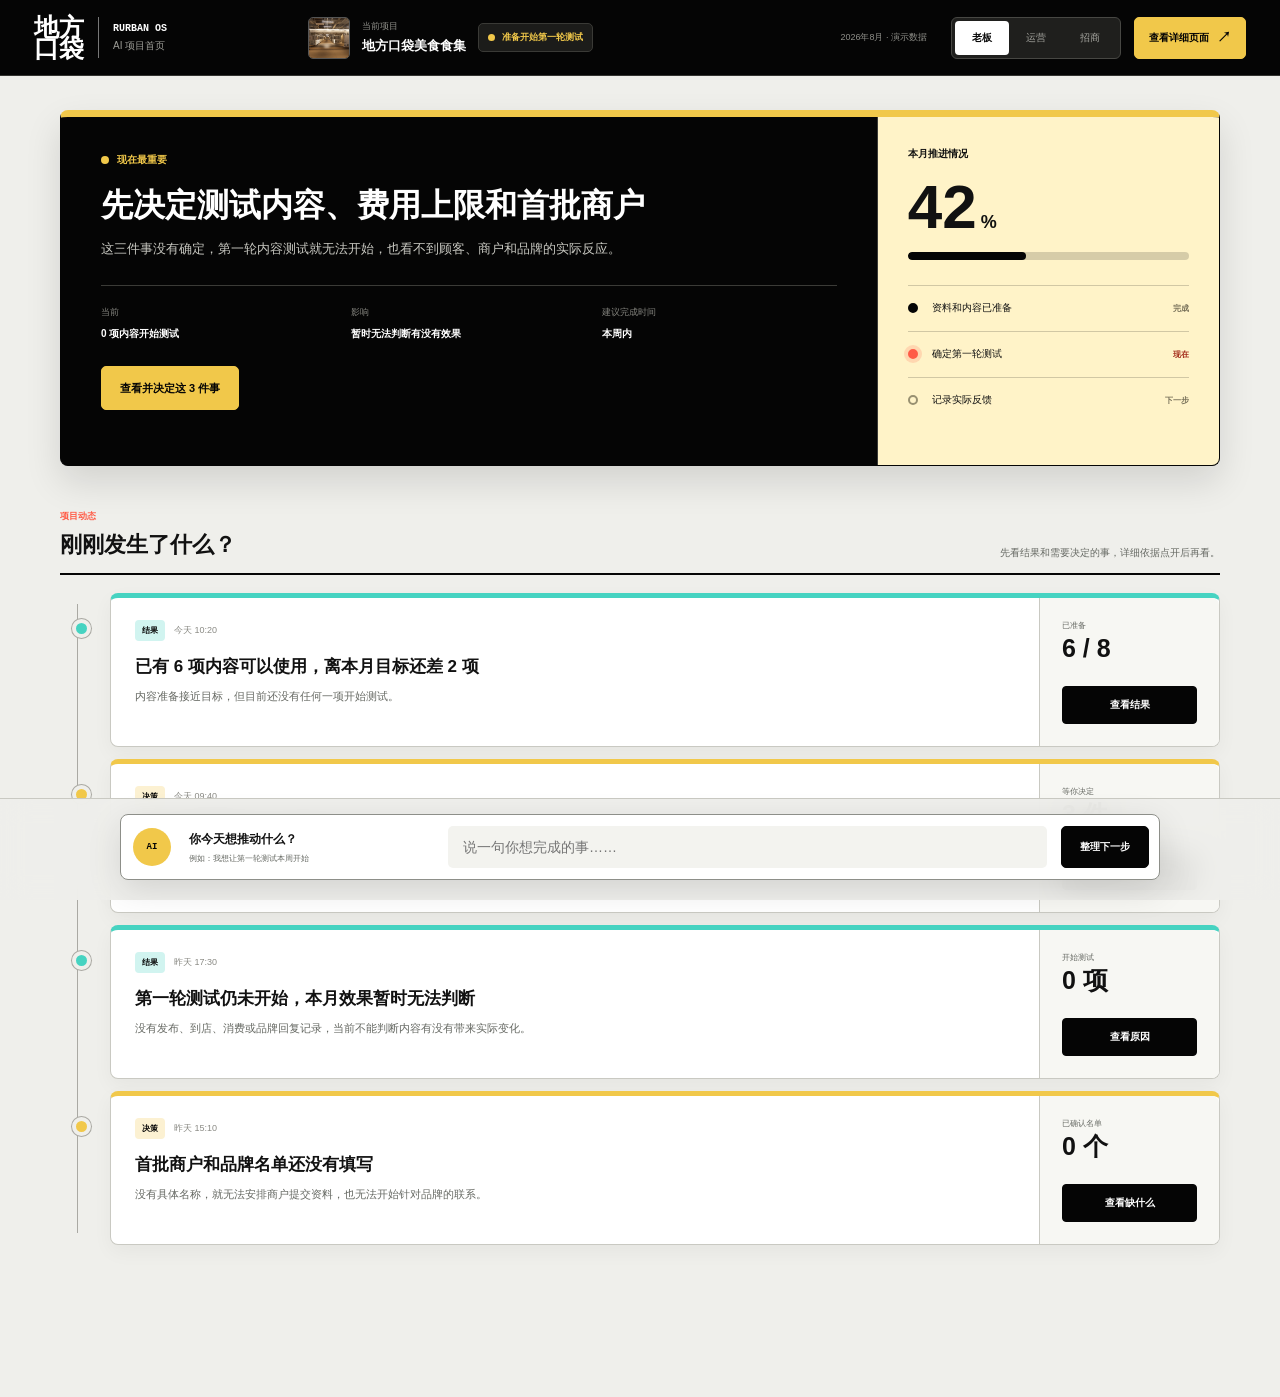
<file: home/index.html>
<!doctype html>
<html lang="zh-CN">
<head>
  <meta charset="utf-8">
  <meta name="viewport" content="width=device-width, initial-scale=1">
  <title>地方口袋｜AI 项目首页</title>
  <link rel="icon" href="data:,">
  <link rel="stylesheet" href="ai-home.css">
</head>
<body>
  <header class="site-header">
    <a class="brand" href="./" aria-label="返回项目首页">
      <span class="brand-mark">地方<br>口袋</span>
      <span class="brand-copy"><strong>RURBAN OS</strong><small>AI 项目首页</small></span>
    </a>

    <div class="project-context" aria-label="当前项目和状态">
      <img src="assets/place-market.jpg" alt="地方口袋美食食集现场">
      <span><small>当前项目</small><strong>地方口袋美食食集</strong></span>
      <b><i></i>准备开始第一轮测试</b>
      <em>2026年8月 · 演示数据</em>
    </div>

    <div class="header-actions">
      <div class="role-switch" aria-label="选择你要查看的内容">
        <button class="active" type="button" data-role="owner">老板</button>
        <button type="button" data-role="operations">运营</button>
        <button type="button" data-role="leasing">招商</button>
      </div>
      <a class="detail-link" href="../app/">查看详细页面 <span>↗</span></a>
    </div>
  </header>

  <main class="home-main">
    <section class="priority-card" aria-labelledby="priorityTitle">
      <div class="priority-content">
        <span class="section-label"><i></i>现在最重要</span>
        <h1 id="priorityTitle">先决定测试内容、费用上限和首批商户</h1>
        <p id="prioritySummary">这三件事没有确定，第一轮内容测试就无法开始，也看不到顾客、商户和品牌的实际反应。</p>
        <div class="priority-facts" id="priorityFacts">
          <span><small>当前</small><strong>0 项内容开始测试</strong></span>
          <span><small>影响</small><strong>暂时无法判断有没有效果</strong></span>
          <span><small>建议完成时间</small><strong>本周内</strong></span>
        </div>
        <button class="priority-action" type="button" id="priorityAction">查看并决定这 3 件事</button>
      </div>
      <div class="priority-visual" aria-label="当前进度：准备工作完成，测试尚未开始">
        <span>本月推进情况</span>
        <strong><b id="priorityProgress">42</b><small>%</small></strong>
        <div class="progress-track"><i id="priorityProgressBar"></i></div>
        <ol id="prioritySteps">
          <li class="done"><i></i><span>资料和内容已准备</span><b>完成</b></li>
          <li class="current"><i></i><span>确定第一轮测试</span><b>现在</b></li>
          <li><i></i><span>记录实际反馈</span><b>下一步</b></li>
        </ol>
      </div>
    </section>

    <section class="stream-section" aria-labelledby="streamTitle">
      <header class="stream-heading">
        <div><span>项目动态</span><h2 id="streamTitle">刚刚发生了什么？</h2></div>
        <p id="streamIntro">先看结果和需要决定的事，详细依据点开后再看。</p>
      </header>
      <div class="stream" id="activityStream" aria-live="polite"></div>
    </section>
  </main>

  <form class="ai-composer" id="aiComposer">
    <div class="composer-inner">
      <span class="ai-badge">AI</span>
      <label for="aiPrompt"><strong>你今天想推动什么？</strong><small id="composerHint">例如：我想让第一轮测试本周开始</small></label>
      <input id="aiPrompt" autocomplete="off" placeholder="说一句你想完成的事……">
      <button type="submit">整理下一步</button>
    </div>
  </form>

  <dialog class="detail-dialog" id="detailDialog">
    <form method="dialog"><button class="dialog-close" type="submit" aria-label="关闭详情">×</button></form>
    <span id="dialogType">结果</span>
    <h2 id="dialogTitle">详情</h2>
    <p id="dialogSummary"></p>
    <div id="dialogBody"></div>
    <footer><button type="button" id="dialogConfirm">知道了，返回首页</button></footer>
  </dialog>

  <div class="toast" id="toast" role="status"></div>
  <script src="ai-home.js"></script>
</body>
</html>
</file>
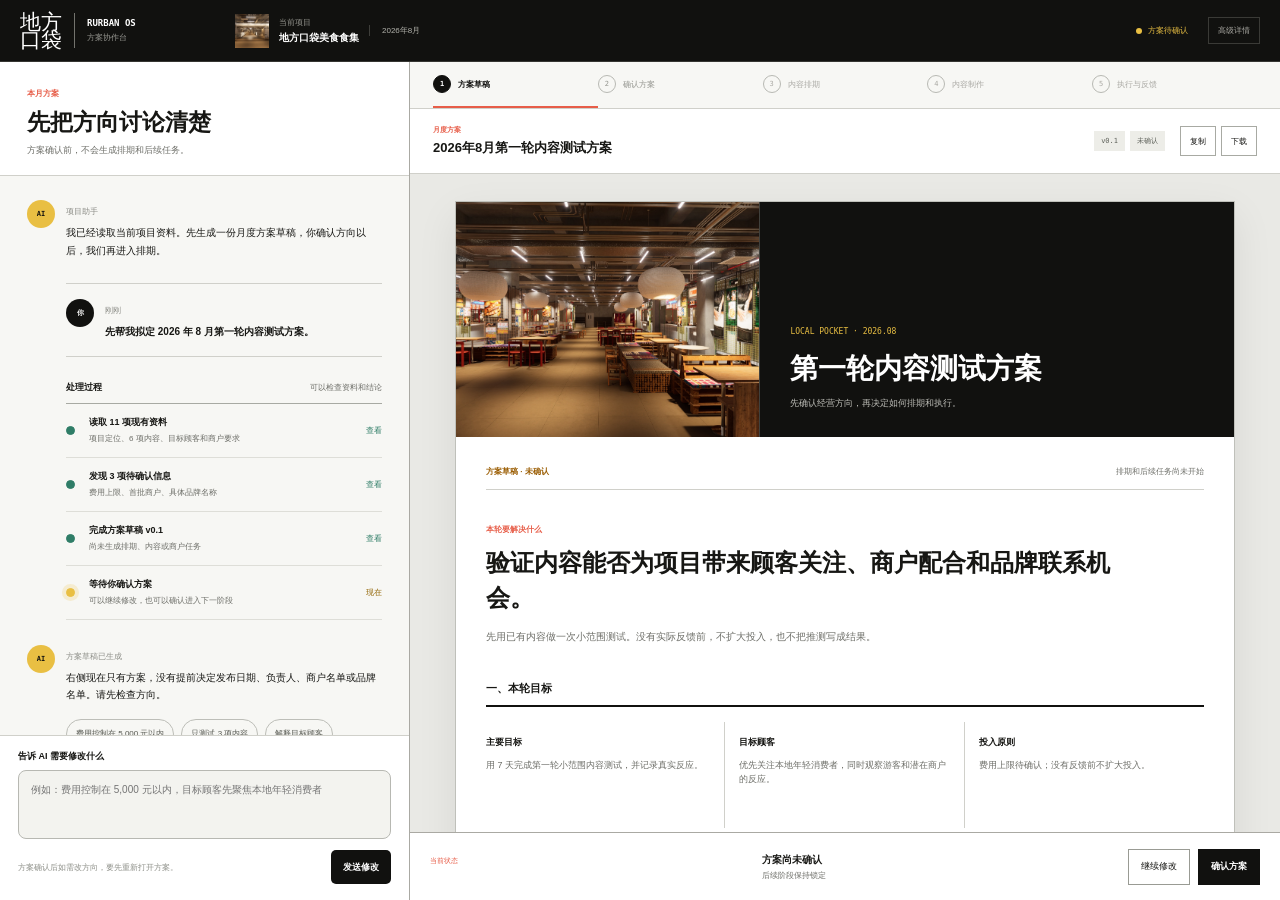
<file: workspace/index.html>
<!doctype html>
<html lang="zh-CN">
<head>
  <meta charset="utf-8">
  <meta name="viewport" content="width=device-width, initial-scale=1">
  <title>地方口袋｜方案协作台</title>
  <link rel="icon" href="data:,">
  <link rel="stylesheet" href="ai-workspace.css">
</head>
<body data-stage="plan-draft">
  <header class="app-header">
    <a class="brand" href="./" aria-label="返回方案协作台">
      <span>地方<br>口袋</span>
      <strong>RURBAN OS<small>方案协作台</small></strong>
    </a>
    <div class="project-context">
      <img src="assets/place-market.jpg" alt="地方口袋美食食集现场">
      <span><small>当前项目</small><strong>地方口袋美食食集</strong></span>
      <b>2026年8月</b>
      <em><i></i><span id="headerStage">方案待确认</span></em>
    </div>
    <nav aria-label="其他页面">
      <a href="../home/">AI 首页</a>
      <a href="../app/">高级详情</a>
    </nav>
  </header>

  <main class="split-view">
    <section class="chat-pane" aria-labelledby="chatTitle">
      <header class="chat-heading">
        <span>本月方案</span>
        <h1 id="chatTitle">先把方向讨论清楚</h1>
        <p>方案确认前，不会生成排期和后续任务。</p>
      </header>

      <div class="chat-scroll" id="chatScroll">
        <section class="turn assistant-turn">
          <b>AI</b>
          <div><small>项目助手</small><p>我已经读取当前项目资料。先生成一份月度方案草稿，你确认方向以后，我们再进入排期。</p></div>
        </section>

        <section class="turn user-turn">
          <b>你</b>
          <div><small>刚刚</small><p>先帮我拟定 2026 年 8 月第一轮内容测试方案。</p></div>
        </section>

        <section class="activity" id="mainActivity" aria-label="处理过程">
          <header><span>处理过程</span><small>可以检查资料和结论</small></header>
          <ol>
            <li class="done"><i></i><span><strong>读取 11 项现有资料</strong><small>项目定位、6 项内容、目标顾客和商户要求</small></span><button type="button" data-detail="sources">查看</button></li>
            <li class="done"><i></i><span><strong>发现 3 项待确认信息</strong><small>费用上限、首批商户、具体品牌名称</small></span><button type="button" data-detail="gaps">查看</button></li>
            <li class="done"><i></i><span><strong>完成方案草稿 v0.1</strong><small>尚未生成排期、内容或商户任务</small></span><button type="button" data-detail="draft">查看</button></li>
            <li class="current"><i></i><span><strong>等待你确认方案</strong><small>可以继续修改，也可以确认进入下一阶段</small></span><em>现在</em></li>
          </ol>
          <div class="activity-detail" id="activityDetail" hidden></div>
        </section>

        <section class="turn assistant-turn">
          <b>AI</b>
          <div><small>方案草稿已生成</small><p>右侧现在只有方案，没有提前决定发布日期、负责人、商户名单或品牌名单。请先检查方向。</p></div>
        </section>

        <div class="suggestions" id="planSuggestions">
          <button type="button" data-suggestion="把本轮费用控制在 5,000 元以内">费用控制在 5,000 元以内</button>
          <button type="button" data-suggestion="本轮只测试 3 项内容，周期保持 7 天">只测试 3 项内容</button>
          <button type="button" data-suggestion="先说明为什么选择本地年轻消费者">解释目标顾客</button>
        </div>

        <div id="dynamicConversation"></div>

        <section class="next-stage" id="nextStage" hidden>
          <span>方案已经确认</span>
          <p>下一步可以根据这份已确认方案生成内容排期。生成前不会确定发布日期和负责人。</p>
          <button type="button" id="startSchedule">开始生成内容排期</button>
        </section>
      </div>

      <form class="composer" id="composer">
        <label for="prompt">告诉 AI 需要修改什么</label>
        <textarea id="prompt" rows="3" placeholder="例如：费用控制在 5,000 元以内，目标顾客先聚焦本地年轻消费者"></textarea>
        <footer><small>方案确认后如需改方向，要先重新打开方案。</small><button type="submit">发送修改</button></footer>
      </form>
    </section>

    <section class="artifact-pane" aria-labelledby="artifactName">
      <header class="stage-progress" aria-label="项目阶段">
        <ol>
          <li class="active" data-stage-step="plan"><i>1</i><span>方案草稿</span></li>
          <li data-stage-step="confirm"><i>2</i><span>确认方案</span></li>
          <li class="locked" data-stage-step="schedule"><i>3</i><span>内容排期</span></li>
          <li class="locked" data-stage-step="content"><i>4</i><span>内容制作</span></li>
          <li class="locked" data-stage-step="execute"><i>5</i><span>执行与反馈</span></li>
        </ol>
      </header>

      <header class="artifact-toolbar">
        <div><span id="artifactKind">月度方案</span><strong id="artifactName">2026年8月第一轮内容测试方案</strong></div>
        <p><button type="button" id="versionButton">v0.1</button><span id="artifactState">未确认</span></p>
        <nav aria-label="结果操作">
          <button type="button" id="copyResult">复制</button>
          <button type="button" id="downloadResult">下载</button>
        </nav>
      </header>

      <div class="artifact-scroll" id="artifactScroll">
        <article class="document" id="planDocument">
          <header class="document-cover">
            <img src="assets/place-dining.jpg" alt="地方口袋餐饮空间">
            <div><span>LOCAL POCKET · 2026.08</span><h2>第一轮内容测试方案</h2><p>先确认经营方向，再决定如何排期和执行。</p></div>
          </header>

          <div class="document-body">
            <p class="document-status"><b>方案草稿 · 未确认</b><span>排期和后续任务尚未开始</span></p>

            <section class="document-lead">
              <span>本轮要解决什么</span>
              <h3>验证内容能否为项目带来顾客关注、商户配合和品牌联系机会。</h3>
              <p>先用已有内容做一次小范围测试。没有实际反馈前，不扩大投入，也不把推测写成结果。</p>
            </section>

            <section class="document-section">
              <h4>一、本轮目标</h4>
              <div class="prose-grid">
                <p><b>主要目标</b><span>用 7 天完成第一轮小范围内容测试，并记录真实反应。</span></p>
                <p><b>目标顾客</b><span id="audienceText">优先关注本地年轻消费者，同时观察游客和潜在商户的反应。</span></p>
                <p><b>投入原则</b><span id="budgetText">费用上限待确认；没有反馈前不扩大投入。</span></p>
              </div>
            </section>

            <section class="document-section">
              <h4>二、建议测试内容</h4>
              <ol class="content-list">
                <li><b>01</b><div><strong>地方食物人物故事</strong><p>用真实人物、产品和经营故事建立项目记忆。</p></div><span>已有资料可以支持</span></li>
                <li><b>02</b><div><strong>小红书图文</strong><p>用一个具体味道和现场体验形成到访理由。</p></div><span>需要确认最终图片</span></li>
                <li><b>03</b><div><strong>现场体验路线</strong><p>把内容引导到真实空间、商户和消费体验。</p></div><span>需要确认参加商户</span></li>
              </ol>
            </section>

            <section class="document-section">
              <h4>三、怎么判断是否值得继续</h4>
              <table>
                <thead><tr><th>观察什么</th><th>需要记录什么</th><th>现在的情况</th></tr></thead>
                <tbody>
                  <tr><td>内容反应</td><td>发布、互动、咨询和到店线索</td><td>还没开始记录</td></tr>
                  <tr><td>商户配合</td><td>参加意愿、资料提交和现场配合</td><td>首批商户待确认</td></tr>
                  <tr><td>品牌联系</td><td>品牌回复、关注问题和下一步</td><td>具体品牌待填写</td></tr>
                </tbody>
              </table>
            </section>

            <section class="document-section pending-decisions">
              <h4>四、确认方案前还需要决定</h4>
              <ul>
                <li><span>01</span><strong>是否同意先测试以上 3 项内容</strong></li>
                <li><span>02</span><strong id="budgetDecision">本轮最多花多少钱</strong></li>
                <li><span>03</span><strong>首批商户选择什么标准</strong></li>
              </ul>
            </section>

            <footer>地方口袋美食食集 · 内部方案草稿 · <span id="documentVersion">v0.1</span></footer>
          </div>
        </article>

        <article class="document schedule-document" id="scheduleDocument" hidden></article>

        <div class="generating" id="generating" hidden>
          <i></i><strong id="generatingLabel">正在根据已确认方案生成排期</strong><small>不会改变已经确认的方案方向</small>
        </div>
      </div>

      <footer class="approval-bar" id="approvalBar">
        <div><span>当前状态</span><strong id="approvalStatus">方案尚未确认</strong><small id="approvalHint">后续阶段保持锁定</small></div>
        <button type="button" id="continueEditing">继续修改</button>
        <button class="primary" type="button" id="confirmPlan">确认方案</button>
      </footer>
    </section>
  </main>

  <div class="toast" id="toast" role="status"></div>
  <script src="ai-workspace.js"></script>
</body>
</html>
</file>
<file: app/client-preview.css>
:root {
  --canvas: #efefeb;
  --paper: #ffffff;
  --ink: #111111;
  --black: #050505;
  --muted: #666963;
  --soft: #e8e8e3;
  --line: #c9c9c2;
  --line-strong: #8d8f89;
  --coral: #ff5b46;
  --coral-soft: #ffe5df;
  --aqua: #46d3c1;
  --aqua-soft: #dcf7f2;
  --yellow: #f1c84a;
  --yellow-soft: #fff3c8;
  --blue: #4d82d5;
  --blue-soft: #e4ecfa;
  --purple: #815ea8;
  --purple-soft: #eee7f6;
  --sidebar: 248px;
  --radius: 2px;
  --display: "Arial Black", "PingFang SC", "Microsoft YaHei", sans-serif;
  --mono: "SFMono-Regular", Menlo, Monaco, Consolas, monospace;
}

* { box-sizing: border-box; }
html { min-width: 1200px; background: var(--canvas); }
body { --view-accent: var(--yellow); --view-soft: var(--yellow-soft); margin: 0; color: var(--ink); background: var(--canvas); font-family: -apple-system, BlinkMacSystemFont, "Segoe UI", "PingFang SC", "Microsoft YaHei", sans-serif; font-size: 13px; letter-spacing: 0; }
body[data-view="q2"] { --view-accent: var(--coral); --view-soft: var(--coral-soft); }
body[data-view="q3"] { --view-accent: var(--blue); --view-soft: var(--blue-soft); }
body[data-view="q4"] { --view-accent: var(--aqua); --view-soft: var(--aqua-soft); }
body[data-view="q5"] { --view-accent: var(--yellow); --view-soft: var(--yellow-soft); }
body[data-view="q6"] { --view-accent: var(--blue); --view-soft: var(--blue-soft); }
body[data-view="q7"] { --view-accent: var(--coral); --view-soft: var(--coral-soft); }
body[data-view="merchant"] { --view-accent: var(--aqua); --view-soft: var(--aqua-soft); }
button, textarea, input { font: inherit; letter-spacing: 0; }
button { cursor: pointer; }
button:disabled { cursor: not-allowed; opacity: .42; }
h1, h2, h3, p, figure, blockquote, dl, dd { margin: 0; letter-spacing: 0; }
img { display: block; max-width: 100%; }

.review-mode-badge { position: fixed; right: 14px; bottom: 14px; z-index: 90; padding: 7px 10px; color: #fff; background: rgba(5,5,5,.88); border: 1px solid #4a4a46; border-radius: 4px; font-size: 8px; pointer-events: none; }

.app-shell { min-height: 100vh; display: grid; grid-template-columns: var(--sidebar) minmax(0, 1fr); }
.sidebar { position: sticky; top: 0; z-index: 30; height: 100vh; display: flex; flex-direction: column; color: #fff; background: var(--black); border-right: 1px solid #30302d; }
.brand { min-height: 104px; display: flex; align-items: center; gap: 14px; padding: 18px 17px; color: #fff; border-bottom: 1px solid #343432; text-decoration: none; }
.brand-mark { font-family: var(--display); font-size: 28px; font-weight: 900; line-height: .86; }
.brand-name { display: grid; gap: 4px; padding-left: 13px; border-left: 1px solid #6b6b67; }
.brand-name strong { font-family: var(--mono); font-size: 10px; }
.brand-name small { color: #b8b8b2; font-size: 10px; }

.project-switcher { width: auto; display: grid; gap: 7px; margin: 17px 14px 9px; padding: 14px; color: #fff; background: #111; border: 1px solid #4a4a46; border-radius: 0; text-align: left; }
.project-switcher:hover { border-color: #fff; }
.project-switcher > span { color: #999992; font-family: var(--mono); font-size: 9px; }
.project-switcher > strong { overflow: hidden; font-size: 12px; text-overflow: ellipsis; white-space: nowrap; }
.project-switcher small { display: grid; grid-template-columns: 7px minmax(0, 1fr) auto; align-items: center; gap: 7px; color: #b8b8b2; font-style: normal; }
.project-switcher small i { width: 7px; height: 7px; background: var(--yellow); border-radius: 50%; }
.project-switcher small b { color: #e1e1dc; font-size: 10px; font-weight: 600; }
.project-switcher small em { font-style: normal; }

.question-nav { display: grid; margin-top: 9px; }
.nav-label { padding: 13px 17px 9px; color: #777771; font-family: var(--mono); font-size: 9px; }
.question-link { min-height: 72px; display: grid; grid-template-columns: 32px minmax(0, 1fr); align-items: center; gap: 7px; padding: 10px 16px; color: #b0b0aa; background: transparent; border: 0; border-top: 1px solid transparent; border-bottom: 1px solid transparent; text-align: left; }
.question-link:hover { color: #fff; background: #161615; border-color: #30302d; }
.question-link.active { color: #050505; background: #fff; border-color: #fff; box-shadow: inset 6px 0 0 var(--view-accent); }
.question-link > b { align-self: start; margin-top: 3px; color: #777771; font-family: var(--mono); font-size: 10px; font-weight: 500; }
.question-link.active > b { color: var(--view-accent); }
.question-link > span { min-width: 0; display: grid; gap: 5px; }
.question-link strong { font-size: 12px; }
.question-link small { overflow: hidden; color: #777771; font-size: 9px; text-overflow: ellipsis; white-space: nowrap; }
.question-link.active small { color: #5e5e59; }

.sidebar-actions { display: grid; gap: 13px; margin: auto 14px 0; padding-top: 17px; border-top: 1px solid #3c3c39; }
.button { min-height: 40px; display: inline-flex; align-items: center; justify-content: center; gap: 7px; padding: 0 15px; border-radius: var(--radius); font-size: 11px; font-weight: 800; white-space: nowrap; }
.button.primary { color: #fff; background: var(--black); border: 1px solid var(--black); }
.button.primary:hover { color: var(--black); background: var(--aqua); border-color: var(--aqua); }
.button.secondary { color: var(--ink); background: #fff; border: 1px solid var(--line-strong); }
.button.secondary:hover { border-color: var(--black); }
.sidebar-primary { width: 100%; color: var(--black); background: #fff; border: 1px solid #fff; }
.sidebar-primary:hover { background: var(--aqua); border-color: var(--aqua); }
.text-action { padding: 0; color: var(--coral); background: transparent; border: 0; font-size: 11px; font-weight: 800; }
.sidebar .text-action { justify-self: start; color: #d5d5cf; }
.sidebar .text-action:hover { color: var(--aqua); }
.sidebar footer { min-height: 64px; display: flex; align-items: center; justify-content: space-between; gap: 10px; margin-top: 17px; padding: 0 15px; color: #83837d; border-top: 1px solid #343432; font-size: 9px; }
.sidebar footer strong { display: flex; align-items: center; gap: 6px; color: #d7d7d1; font-size: 10px; }
.sidebar footer i { width: 6px; height: 6px; background: var(--yellow); border-radius: 50%; }

.main { min-width: 0; }
.announcement-bar { position: sticky; top: 0; z-index: 24; height: 28px; display: flex; align-items: center; justify-content: center; overflow: hidden; color: #fff; background: var(--black); border-bottom: 1px solid #333; font-family: var(--mono); font-size: 9px; white-space: nowrap; }
.topbar { position: sticky; top: 28px; z-index: 22; height: 76px; display: grid; grid-template-columns: minmax(215px, .7fr) minmax(180px, .55fr) auto; align-items: center; gap: 22px; padding: 0 28px; color: #fff; background: rgba(5, 5, 5, .97); border-bottom: 1px solid #343432; }
.top-context { display: flex; align-items: center; gap: 25px; }
.top-context > div { display: grid; gap: 3px; }
.top-context span, .role-switch > span { color: #9e9e98; font-family: var(--mono); font-size: 8px; }
.top-context strong { max-width: 205px; overflow: hidden; color: #fff; font-size: 10px; text-overflow: ellipsis; white-space: nowrap; }
.top-wordmark { justify-self: center; font-family: var(--display); font-size: 22px; white-space: nowrap; }
.top-utility { display: flex; align-items: center; justify-content: flex-end; gap: 10px; }
.role-switch { display: flex; align-items: center; gap: 1px; padding: 3px; background: #1c1c1a; border: 1px solid #3a3a37; }
.role-switch > span { margin: 0 6px; }
.role-switch button, .segmented button { min-height: 29px; padding: 0 9px; color: #b7b7b1; background: transparent; border: 0; border-radius: 0; font-size: 9px; }
.role-switch button:hover { color: #fff; }
.role-switch button.active, .segmented button.active { color: var(--black); background: #fff; font-weight: 800; }
.top-actions { display: flex; align-items: center; gap: 7px; }
.icon-button { width: 40px; height: 40px; color: #fff; background: transparent; border: 1px solid #555550; border-radius: 0; font-size: 20px; line-height: 1; }
.icon-button:hover { color: var(--black); background: var(--aqua); border-color: var(--aqua); }
.top-primary { min-height: 40px; color: var(--black); background: #fff; border: 1px solid #fff; }
.top-primary:hover { background: var(--yellow); border-color: var(--yellow); }

.question-view { display: none; padding: 34px 30px 60px; }
.question-view.active { display: block; }
.merchant-role-view { display: none; padding: 34px 30px 60px; }
.merchant-role-view.active { display: block; }
.role-merchant .question-nav { display: none; }
.role-merchant .sidebar-actions [data-open-wizard], .role-merchant #exportResult, .role-merchant .top-primary { display: none; }
.role-merchant .sidebar-actions::before { content: "商户任务中心"; color: #fff; font-family: var(--display); font-size: 17px; }
.role-merchant .sidebar-actions::after { content: "只显示与你有关的任务、材料和反馈。"; color: #888882; font-size: 9px; line-height: 1.6; }
.role-merchant .app-shell { display: block; }
.role-merchant .sidebar, .role-merchant .main > .announcement-bar, .role-merchant .main > .topbar { display: none; }
.role-merchant .merchant-role-view { padding: 0 40px 60px; }

/* Owner: each result type uses the format best suited to its decision. */
.owner-stage-hero { min-height: 380px; display: grid; grid-template-columns: minmax(0,1.65fr) minmax(350px,.7fr); overflow: hidden; background: var(--black); border: 2px solid var(--black); }
.owner-stage-visual { position: relative; min-width: 0; overflow: hidden; }
.owner-stage-visual > img { width: 100%; height: 100%; object-fit: cover; }
.owner-stage-visual::after { content: ""; position: absolute; inset: 0; background: rgba(0,0,0,.7); }
.owner-stage-overlay { position: absolute; z-index: 1; inset: 0; display: flex; flex-direction: column; justify-content: flex-end; padding: 34px 38px; color: #fff; border-top: 8px solid var(--yellow); }
.owner-stage-overlay > span { color: var(--yellow); font-family: var(--mono); font-size: 9px; font-weight: 800; }
.owner-stage-overlay h2 { max-width: 900px; margin: 17px 0 28px; font-family: var(--display); font-size: 30px; line-height: 1.35; }
.owner-stage-facts { display: grid; grid-template-columns: 1fr 1fr; gap: 24px; padding-top: 18px; border-top: 1px solid rgba(255,255,255,.45); }
.owner-stage-facts p { display: grid; gap: 7px; }
.owner-stage-facts b { color: #b8b8b2; font-family: var(--mono); font-size: 8px; }
.owner-stage-facts span { font-size: 10px; line-height: 1.55; }
.owner-decision-queue { min-width: 0; }
.owner-decision-queue > header { min-height: 82px; }
.owner-decision-queue button { min-height: 98px; }

.owner-source-grid { display: grid; grid-template-columns: repeat(4,minmax(0,1fr)); margin-top: 22px; border: 1px solid var(--black); background: #fff; }
.owner-source-grid article { position: relative; min-height: 160px; display: grid; align-content: space-between; gap: 10px; padding: 21px; border-right: 1px solid var(--line); }
.owner-source-grid article:last-child { border-right: 0; }
.owner-source-grid article::before { content: ""; position: absolute; top: 0; right: 0; left: 0; height: 5px; background: var(--blue); }
.owner-source-grid .source-merchant::before { background: var(--purple); }
.owner-source-grid .source-leasing::before { background: var(--coral); }
.owner-source-grid .source-data::before { background: var(--aqua); }
.owner-source-grid header { display: flex; align-items: center; justify-content: space-between; gap: 10px; }
.owner-source-grid header > span { color: var(--muted); font-family: var(--mono); font-size: 8px; }
.owner-source-grid article > strong { font-size: 14px; line-height: 1.45; }
.owner-source-grid p { color: var(--muted); font-size: 9px; line-height: 1.55; }
.owner-source-grid p b { color: var(--ink); font-family: var(--display); font-size: 13px; }

.owner-value-chain { margin-top: 34px; }
.owner-value-chain > header { min-height: 72px; display: flex; align-items: flex-end; justify-content: space-between; gap: 20px; padding-bottom: 13px; border-bottom: 2px solid var(--black); }
.owner-value-chain > header span { color: var(--yellow); font-family: var(--mono); font-size: 9px; font-weight: 800; }
.owner-value-chain > header h2 { max-width: 820px; margin-top: 6px; font-family: var(--display); font-size: 21px; line-height: 1.3; }
.owner-value-chain > header small { color: var(--muted); font-size: 9px; }
.owner-value-chain > div { display: grid; grid-template-columns: repeat(4,minmax(0,1fr)); background: #fff; border: 1px solid var(--black); }
.owner-value-chain article { position: relative; min-height: 132px; display: grid; grid-template-columns: 28px minmax(0,1fr); align-content: center; gap: 9px; padding: 20px; border-right: 1px solid var(--line); }
.owner-value-chain article:last-child { border-right: 0; }
.owner-value-chain article:not(:last-child)::after { content: ""; position: absolute; z-index: 2; top: 50%; right: -5px; width: 8px; height: 8px; background: #fff; border-top: 1px solid var(--black); border-right: 1px solid var(--black); transform: rotate(45deg); }
.owner-value-chain article.active { background: var(--yellow-soft); }
.owner-value-chain article > b { color: var(--coral); font-family: var(--mono); font-size: 9px; }
.owner-value-chain article > span { display: grid; gap: 7px; }
.owner-value-chain article strong { font-size: 12px; }
.owner-value-chain article small { color: var(--muted); font-size: 9px; line-height: 1.45; }
.owner-value-chain article em { grid-column: 2; width: fit-content; color: var(--muted); font-family: var(--mono); font-size: 8px; font-style: normal; }

.owner-deck-shell { min-height: 580px; display: grid; grid-template-columns: 150px minmax(0,1fr) 310px; background: #fff; border: 2px solid var(--black); }
.owner-slide-rail { display: grid; align-content: start; background: var(--black); }
.owner-slide-rail button { min-height: 75px; display: grid; grid-template-columns: 27px minmax(0,1fr); align-items: center; gap: 8px; padding: 10px 14px; color: #aaa9a4; background: transparent; border: 0; border-bottom: 1px solid #343431; text-align: left; }
.owner-slide-rail button:hover { color: #fff; }
.owner-slide-rail button.active { color: var(--black); background: var(--yellow); }
.owner-slide-rail button b { font-family: var(--mono); font-size: 8px; }
.owner-slide-rail button span { font-size: 10px; font-weight: 800; }
.owner-slide-stage { position: relative; min-width: 0; display: flex; flex-direction: column; justify-content: flex-end; padding: 52px 48px; overflow: hidden; color: #fff; background: var(--black) url('assets/place-plan.jpg') center/cover; isolation: isolate; }
.owner-slide-stage::before { content: ""; position: absolute; z-index: -1; inset: 0; background: rgba(0,0,0,.76); }
.owner-slide-stage > span { color: var(--yellow); font-family: var(--mono); font-size: 9px; }
.owner-slide-stage h3 { max-width: 800px; margin-top: 17px; font-family: var(--display); font-size: 35px; line-height: 1.2; }
.owner-slide-stage p { max-width: 760px; margin-top: 20px; color: #f4f4ef; font-size: 15px; line-height: 1.75; }
.owner-slide-stage blockquote { max-width: 760px; margin-top: 30px; padding-top: 20px; color: var(--yellow); border-top: 1px solid rgba(255,255,255,.45); font-size: 12px; line-height: 1.65; }
.owner-approval-panel { display: flex; flex-direction: column; padding: 24px; border-left: 2px solid var(--black); }
.owner-approval-panel > header { display: flex; align-items: center; justify-content: space-between; padding-bottom: 18px; border-bottom: 2px solid var(--black); }
.owner-approval-panel > header span { font-family: var(--display); font-size: 15px; }
.owner-approval-panel > header strong { color: var(--coral); font-family: var(--display); font-size: 22px; }
.owner-approval-panel dl { margin: 0; }
.owner-approval-panel dl > div { display: grid; gap: 7px; padding: 18px 0; border-bottom: 1px solid var(--line); }
.owner-approval-panel dt { color: var(--muted); font-family: var(--mono); font-size: 8px; }
.owner-approval-panel dd { font-size: 11px; font-weight: 750; line-height: 1.55; }
.owner-approval-panel > div { display: grid; grid-template-columns: 1fr 1fr; gap: 7px; margin-top: auto; }

.owner-handoff-map { background: var(--black); border: 2px solid var(--black); }
.owner-handoff-map > header { min-height: 70px; display: flex; align-items: center; justify-content: space-between; gap: 20px; padding: 0 24px; color: #fff; border-bottom: 1px solid #393936; }
.owner-handoff-map > header span { color: var(--blue); font-family: var(--mono); font-size: 9px; font-weight: 800; }
.owner-handoff-map > header strong { font-size: 11px; }
.handoff-flow { display: grid; grid-template-columns: repeat(4,minmax(0,1fr)); background: #fff; }
.handoff-flow article { position: relative; min-height: 230px; display: grid; align-content: start; gap: 13px; padding: 27px 23px; border-right: 1px solid var(--black); }
.handoff-flow article:last-child { border-right: 0; }
.handoff-flow article > i { width: 42px; height: 42px; display: grid; place-items: center; color: #fff; background: var(--black); border-radius: 50%; font-family: var(--mono); font-size: 9px; font-style: normal; }
.handoff-flow article.available > i { color: var(--black); background: var(--aqua); }
.handoff-flow article.pending > i { color: var(--black); background: var(--yellow); }
.handoff-flow article > strong { font-size: 14px; line-height: 1.4; }
.handoff-flow article > small { color: var(--muted); font-size: 9px; line-height: 1.6; }
.handoff-flow article > b { width: fit-content; margin-top: auto; color: var(--muted); border-bottom: 2px solid var(--line); font-family: var(--mono); font-size: 8px; }
.handoff-flow article.available > b { color: #086b5e; border-color: var(--aqua); }
.handoff-flow article.missing > b { color: #a32f20; border-color: var(--coral); }
.owner-progress-grid { display: grid; grid-template-columns: minmax(0,1.35fr) minmax(330px,.65fr); gap: 18px; margin-top: 24px; }
.owner-progress-lanes { background: #fff; border: 1px solid var(--black); }
.owner-progress-lanes > header { padding: 22px; color: #fff; background: var(--black); }
.owner-progress-lanes > header span, .owner-blocker-panel > span { color: var(--blue); font-family: var(--mono); font-size: 9px; font-weight: 800; }
.owner-progress-lanes > header h2 { margin-top: 8px; font-family: var(--display); font-size: 21px; }
.owner-progress-lanes > div { min-height: 88px; display: grid; grid-template-columns: 66px minmax(0,1fr) auto; align-items: center; gap: 15px; padding: 14px 20px; border-bottom: 1px solid var(--line); }
.owner-progress-lanes > div:last-child { border-bottom: 0; }
.owner-progress-lanes i { color: var(--muted); font-family: var(--mono); font-size: 9px; font-style: normal; }
.owner-progress-lanes span { display: grid; gap: 6px; }
.owner-progress-lanes span strong { font-size: 11px; }
.owner-progress-lanes span small { color: var(--muted); font-size: 9px; }
.owner-blocker-panel { display: flex; flex-direction: column; padding: 27px; color: #fff; background: var(--black); }
.owner-blocker-panel h2 { margin-top: 13px; font-family: var(--display); font-size: 24px; line-height: 1.35; }
.owner-blocker-panel p { margin-top: 18px; color: #c2c2bc; font-size: 10px; line-height: 1.75; }
.owner-blocker-panel .button { margin-top: auto; color: var(--black); background: var(--blue); border-color: var(--blue); }

.owner-decision-layout { display: grid; grid-template-columns: minmax(0,1.45fr) minmax(320px,.55fr); gap: 20px; }
.decision-memo { background: #fff; border: 1px solid var(--black); }
.decision-memo > header { min-height: 130px; display: flex; align-items: center; justify-content: space-between; gap: 30px; padding: 25px 28px; color: #fff; background: var(--black); }
.decision-memo > header span { color: var(--coral); font-family: var(--mono); font-size: 9px; }
.decision-memo > header h2 { max-width: 760px; margin-top: 9px; font-family: var(--display); font-size: 24px; line-height: 1.35; }
.decision-memo-list > article { min-height: 120px; display: grid; grid-template-columns: 30px minmax(0,1fr) 145px 88px; align-items: center; gap: 15px; padding: 17px 20px; border-bottom: 1px solid var(--line); }
.decision-memo-list > article:last-child { border-bottom: 0; }
.decision-memo-list article > i { color: var(--coral); font-family: var(--mono); font-size: 9px; font-style: normal; }
.decision-memo-list article > div { display: grid; gap: 6px; }
.decision-memo-list article span { color: var(--muted); font-family: var(--mono); font-size: 8px; }
.decision-memo-list article strong { font-size: 11px; line-height: 1.5; }
.decision-memo-list article small { color: var(--muted); font-size: 9px; }
.decision-memo-list article > em { color: var(--muted); font-size: 8px; font-style: normal; line-height: 1.5; }
.decision-memo-list .button { min-height: 34px; padding: 0 10px; }
.owner-report-cover { display: flex; flex-direction: column; min-height: 540px; padding: 28px; color: #fff; background: var(--black); border-top: 8px solid var(--coral); }
.owner-report-cover > div { display: grid; gap: 14px; }
.owner-report-cover > div > span { color: var(--coral); font-family: var(--mono); font-size: 8px; }
.owner-report-cover > div > small { color: #b8b8b2; font-size: 10px; }
.owner-report-cover > div > strong { margin-top: 15px; font-family: var(--display); font-size: 68px; line-height: .86; }
.owner-report-cover > div > p { max-width: 230px; color: #d0d0ca; font-size: 12px; line-height: 1.6; }
.owner-report-cover footer { display: flex; align-items: center; justify-content: space-between; margin-top: auto; padding: 16px 0; border-top: 1px solid #4a4a46; }
.owner-report-cover footer span { color: #999992; font-size: 9px; }
.owner-report-cover footer b { color: var(--yellow); font-size: 10px; }
.owner-report-cover .button { color: var(--black); background: #fff; border-color: #fff; }
.owner-analysis-disclosure { background: #fff; border: 1px solid var(--black); }
.owner-analysis-disclosure > summary { min-height: 68px; display: grid; grid-template-columns: 130px minmax(0,1fr) auto 30px; align-items: center; gap: 16px; padding: 0 20px; cursor: pointer; list-style: none; }
.owner-analysis-disclosure > summary::-webkit-details-marker { display: none; }
.owner-analysis-disclosure > summary::after { content: "+"; width: 28px; height: 28px; display: grid; place-items: center; color: #fff; background: var(--black); }
.owner-analysis-disclosure[open] > summary::after { content: "−"; }
.owner-analysis-disclosure > summary span { color: var(--coral); font-family: var(--mono); font-size: 9px; font-weight: 800; }
.owner-analysis-disclosure > summary strong { font-size: 11px; }
.owner-analysis-disclosure > summary small { color: var(--muted); font-size: 9px; }

body[data-view="q1"] .app-shell { display: block; }
body[data-view="q1"] .sidebar,
body[data-view="q1"] .announcement-bar,
body[data-view="q1"] .top-actions { display: none; }
body[data-view="q1"] .topbar { top: 0; height: 72px; grid-template-columns: minmax(280px,.8fr) 220px minmax(420px,1fr); padding-right: 40px; padding-left: 40px; }
body[data-view="q1"] #q1View { max-width: 1400px; margin: 0 auto; padding: 20px 40px 56px; }

.pulse-owner-page { display: grid; gap: 14px; }
.pulse-page-heading { min-height: 62px; display: flex; align-items: center; justify-content: space-between; gap: 30px; }
.pulse-page-heading > div:first-child { display: grid; grid-template-columns: auto auto; align-items: baseline; gap: 4px 13px; }
.pulse-page-heading > div:first-child > span { grid-row: 1 / 3; align-self: start; margin-top: 6px; color: var(--coral); font-family: var(--mono); font-size: 9px; font-weight: 800; }
.pulse-page-heading h1 { font-size: 24px; line-height: 1.15; }
.pulse-page-heading p { color: var(--muted); font-size: 10px; }
.pulse-report-entry { display: grid; grid-template-columns: repeat(2,154px); gap: 8px; }
.pulse-report-entry button { min-height: 56px; display: grid; grid-template-columns: auto 1fr; align-items: center; gap: 2px 10px; padding: 9px 12px; color: var(--ink); background: #fff; border: 1px solid var(--line); border-radius: 6px; text-align: left; }
.pulse-report-entry button:hover { border-color: var(--black); box-shadow: 0 4px 14px rgba(0,0,0,.07); }
.pulse-report-entry span { grid-row: 1 / 3; width: 34px; height: 34px; display: grid; place-items: center; color: var(--black); background: var(--yellow); border-radius: 5px; font-size: 9px; font-weight: 900; }
.pulse-report-entry button:last-child span { background: var(--aqua); }
.pulse-report-entry strong { font-size: 10px; }
.pulse-report-entry small { color: var(--muted); font-size: 8px; }

.pulse-ai-summary { overflow: hidden; background: var(--black); border: 1px solid var(--black); border-top: 6px solid var(--yellow); border-radius: 7px; }
.pulse-ai-summary > header { min-height: 40px; display: flex; align-items: center; justify-content: space-between; padding: 0 20px; color: #fff; border-bottom: 1px solid #33332f; }
.pulse-ai-summary > header > span { display: inline-flex; align-items: center; gap: 9px; font-size: 10px; font-weight: 800; }
.pulse-ai-summary > header i { width: 27px; height: 27px; display: grid; place-items: center; color: var(--black); background: var(--yellow); border-radius: 50%; font-family: var(--mono); font-size: 8px; font-style: normal; }
.pulse-ai-summary > header small { color: #989892; font-size: 9px; }
.pulse-summary-lead { display: flex; align-items: flex-start; gap: 19px; padding: 18px 20px 15px; color: #fff; }
.pulse-summary-lead > b { min-width: 80px; display: inline-flex; align-items: center; gap: 7px; margin-top: 7px; color: var(--yellow); font-size: 9px; }
.pulse-summary-lead > b i { width: 7px; height: 7px; background: var(--yellow); border-radius: 50%; }
.pulse-summary-lead h2 { max-width: 980px; font-size: 23px; line-height: 1.34; }
.pulse-summary-grid { display: grid; grid-template-columns: repeat(3,minmax(0,1fr)); margin: 0 20px 14px; border-top: 1px solid #393936; border-bottom: 1px solid #393936; }
.pulse-summary-grid article { min-height: 78px; padding: 12px 16px 11px 0; }
.pulse-summary-grid article + article { padding-left: 20px; border-left: 1px solid #393936; }
.pulse-summary-grid span, .pulse-summary-evidence summary { color: var(--yellow); font-size: 9px; font-weight: 800; }
.pulse-summary-grid p { margin-top: 7px; color: #d0d0ca; font-size: 9px; line-height: 1.6; }
.pulse-summary-evidence { color: #fff; }
.pulse-summary-evidence summary { min-height: 34px; display: flex; align-items: center; justify-content: space-between; padding: 0 20px; cursor: pointer; list-style: none; }
.pulse-summary-evidence summary::-webkit-details-marker { display: none; }
.pulse-summary-evidence summary::after { content: "+"; color: #fff; font-size: 16px; }
.pulse-summary-evidence[open] summary::after { content: "−"; }
.pulse-summary-evidence > div { display: grid; grid-template-columns: repeat(3,minmax(0,1fr)); gap: 18px; padding: 17px 24px 20px; background: #151514; border-top: 1px solid #393936; }
.pulse-summary-evidence p { color: #bdbdb6; font-size: 9px; line-height: 1.65; }
.pulse-summary-evidence b { color: #fff; }

.pulse-section > header, .pulse-panel > header { min-height: 44px; display: flex; align-items: flex-end; justify-content: space-between; gap: 20px; padding-bottom: 9px; border-bottom: 2px solid var(--black); }
.pulse-section > header span, .pulse-panel > header span { color: var(--coral); font-family: var(--mono); font-size: 8px; font-weight: 800; }
.pulse-section > header h2, .pulse-panel > header h2 { margin-top: 5px; font-size: 17px; }
.pulse-section > header small { color: var(--muted); font-size: 9px; }
.pulse-metric-grid { display: grid; grid-template-columns: repeat(4,minmax(0,1fr)); gap: 10px; margin-top: 9px; }
.pulse-metric-card { min-height: 190px; display: grid; grid-template-rows: auto auto auto auto 34px auto; gap: 6px; padding: 14px; color: var(--ink); background: #fff; border: 1px solid var(--line); border-top: 5px solid var(--aqua); border-radius: 7px; text-align: left; }
.pulse-metric-card:hover { border-color: var(--black); box-shadow: 0 7px 20px rgba(0,0,0,.08); transform: translateY(-1px); }
.pulse-metric-card.critical { border-top-color: var(--coral); }
.pulse-metric-card.warning { border-top-color: var(--yellow); }
.pulse-metric-card > header { display: flex; align-items: center; justify-content: space-between; gap: 10px; }
.pulse-metric-card > header span { font-size: 10px; font-weight: 800; }
.pulse-metric-card > header b { padding: 4px 6px; color: #1e7166; background: var(--aqua-soft); border-radius: 4px; font-size: 8px; }
.pulse-metric-card.critical > header b { color: #a42d1f; background: var(--coral-soft); }
.pulse-metric-card.warning > header b { color: #876900; background: var(--yellow-soft); }
.pulse-actual-label { align-self: end; color: var(--muted); font-size: 8px; font-weight: 700; }
.pulse-metric-card > strong { display: flex; align-items: flex-end; gap: 5px; font-family: var(--display); font-size: 34px; line-height: 1; }
.pulse-metric-card > strong small { margin-bottom: 4px; color: var(--muted); font-family: inherit; font-size: 10px; }
.pulse-metric-facts { display: grid; grid-template-columns: repeat(3,1fr); gap: 8px; }
.pulse-metric-facts span { display: grid; gap: 4px; }
.pulse-metric-facts small { color: var(--muted); font-size: 8px; }
.pulse-metric-facts b { font-size: 10px; }
.pulse-metric-facts .positive { color: #1d7f71; }
.pulse-metric-facts .negative { color: #b43b2d; }
.pulse-sparkline { height: 34px; display: flex; align-items: flex-end; gap: 5px; padding: 4px 0 0; border-bottom: 1px solid var(--line); }
.pulse-sparkline i { width: 100%; height: calc(var(--h) * 1%); min-height: 5px; background: var(--aqua); border-radius: 2px 2px 0 0; }
.pulse-sparkline.critical i { background: var(--coral); }
.pulse-sparkline.warning i { background: var(--yellow); }
.pulse-metric-card footer { color: var(--muted); font-size: 9px; line-height: 1.5; }

.pulse-lower-grid { display: grid; grid-template-columns: minmax(0,1.08fr) minmax(430px,.92fr); gap: 14px; }
.pulse-panel { min-width: 0; background: #fff; border: 1px solid var(--line); border-radius: 7px; overflow: hidden; }
.pulse-panel > header { min-height: 72px; align-items: center; padding: 0 18px; border-bottom-width: 1px; }
.pulse-panel > header > strong { width: 34px; height: 34px; display: grid; place-items: center; color: var(--black); background: var(--yellow); border-radius: 50%; font-size: 13px; }
.pulse-risk-item, .pulse-decision { border-bottom: 1px solid var(--line); }
.pulse-risk-item:last-child, .pulse-decision:last-child { border-bottom: 0; }
.pulse-risk-item summary, .pulse-decision summary { min-height: 69px; display: grid; align-items: center; gap: 12px; padding: 0 18px; cursor: pointer; list-style: none; }
.pulse-risk-item summary { grid-template-columns: minmax(0,1fr) auto; }
.pulse-risk-item summary::-webkit-details-marker, .pulse-decision summary::-webkit-details-marker { display: none; }
.pulse-risk-item summary > span { display: grid; grid-template-columns: 10px minmax(0,1fr); gap: 4px 11px; }
.pulse-risk-item summary i { grid-row: 1 / 3; align-self: center; width: 8px; height: 8px; background: var(--yellow); border-radius: 50%; }
.pulse-risk-item.critical summary i { background: var(--coral); }
.pulse-risk-item summary strong { font-size: 10px; }
.pulse-risk-item summary small { color: var(--muted); font-size: 8px; }
.pulse-risk-item summary > b, .pulse-decision summary > b { padding: 5px 7px; color: #866700; background: var(--yellow-soft); border-radius: 4px; font-size: 8px; }
.pulse-risk-item.critical summary > b { color: #a42d1f; background: var(--coral-soft); }
.pulse-risk-item > p { padding: 13px 18px 16px 39px; color: var(--muted); background: #f8f8f5; border-top: 1px solid var(--soft); font-size: 9px; line-height: 1.65; }
.pulse-decision summary { grid-template-columns: 28px minmax(0,1fr) auto; }
.pulse-decision summary > i { color: var(--coral); font-family: var(--mono); font-size: 9px; font-style: normal; }
.pulse-decision summary > strong { font-size: 10px; }
.pulse-decision > div { display: grid; grid-template-columns: 45px minmax(0,1fr); gap: 7px 10px; padding: 14px 18px 16px 56px; background: #f8f8f5; border-top: 1px solid var(--soft); }
.pulse-decision > div > span { grid-row: 1 / 3; color: var(--coral); font-size: 8px; font-weight: 800; }
.pulse-decision > div p { font-size: 9px; line-height: 1.55; }
.pulse-decision > div small { color: var(--muted); font-size: 8px; line-height: 1.5; }

.pulse-ask { display: grid; grid-template-columns: 260px minmax(0,1fr); gap: 22px; padding: 22px; color: #fff; background: var(--black); border-radius: 7px; }
.pulse-ask-heading { display: grid; align-content: start; gap: 8px; padding-right: 20px; border-right: 1px solid #343431; }
.pulse-ask-heading > span { color: var(--aqua); font-family: var(--mono); font-size: 9px; font-weight: 800; }
.pulse-ask-heading h2 { font-size: 17px; line-height: 1.35; }
.pulse-ask-heading p { color: #979791; font-size: 9px; line-height: 1.6; }
.pulse-ask-workspace { min-width: 0; display: grid; gap: 10px; }
.pulse-suggested-questions { display: flex; flex-wrap: wrap; gap: 6px; }
.pulse-suggested-questions button { min-height: 30px; padding: 0 10px; color: #d3d3cd; background: #171716; border: 1px solid #444440; border-radius: 5px; font-size: 9px; }
.pulse-suggested-questions button:hover { color: var(--black); background: var(--aqua); border-color: var(--aqua); }
.pulse-ai-form { min-height: 46px; display: grid; grid-template-columns: minmax(0,1fr) 76px; gap: 7px; }
.pulse-ai-form input { min-width: 0; padding: 0 13px; color: #fff; background: #151514; border: 1px solid #4d4d49; border-radius: 6px; outline: 0; }
.pulse-ai-form input:focus { border-color: var(--aqua); }
.pulse-ai-form button { color: var(--black); background: var(--aqua); border: 1px solid var(--aqua); border-radius: 6px; font-size: 10px; font-weight: 800; }
.pulse-ai-answer { min-height: 52px; display: grid; grid-template-columns: 80px minmax(0,1fr); align-items: start; gap: 12px; padding: 12px 13px; color: #fff; background: #0d0d0c; border: 1px solid #343431; border-radius: 6px; }
.pulse-ai-answer span { color: var(--aqua); font-size: 8px; font-weight: 800; }
.pulse-ai-answer p { color: #d2d2cc; font-size: 9px; line-height: 1.6; }

.pulse-detail-dialog { width: min(720px,calc(100vw - 80px)); padding: 0; color: var(--ink); background: #fff; border: 1px solid var(--black); border-radius: 7px; box-shadow: 0 24px 80px rgba(0,0,0,.28); }
.pulse-detail-dialog::backdrop { background: rgba(0,0,0,.6); }
.pulse-detail-dialog > form > header { min-height: 84px; display: flex; align-items: center; justify-content: space-between; gap: 20px; padding: 0 22px; color: #fff; background: var(--black); border-top: 6px solid var(--yellow); }
.pulse-detail-dialog > form > header span { color: var(--yellow); font-family: var(--mono); font-size: 8px; font-weight: 800; }
.pulse-detail-dialog > form > header h2 { margin-top: 5px; font-size: 20px; }
.pulse-detail-dialog > form > header button { width: 34px; height: 34px; color: #fff; background: transparent; border: 1px solid #555; border-radius: 50%; font-size: 18px; }
.pulse-dialog-values { display: grid; grid-template-columns: repeat(4,1fr); border-bottom: 1px solid var(--line); }
.pulse-dialog-values p { min-height: 76px; display: grid; align-content: center; gap: 7px; padding: 0 16px; border-right: 1px solid var(--line); }
.pulse-dialog-values p:last-child { border-right: 0; }
.pulse-dialog-values span, .pulse-detail-dialog > form > section > span { color: var(--muted); font-size: 8px; }
.pulse-dialog-values strong { font-size: 12px; }
.pulse-detail-dialog > form > section { padding: 17px 22px; border-bottom: 1px solid var(--soft); }
.pulse-detail-dialog > form > section p { margin-top: 7px; font-size: 10px; line-height: 1.65; }
.pulse-detail-dialog > form > footer { display: flex; justify-content: flex-end; padding: 16px 22px; }
.pulse-report-conclusion { background: var(--yellow-soft); }
.pulse-report-points { display: grid; padding: 5px 22px; }
.pulse-report-points p { min-height: 58px; display: grid; grid-template-columns: 30px minmax(0,1fr); align-items: center; gap: 12px; border-bottom: 1px solid var(--soft); }
.pulse-report-points p:last-child { border-bottom: 0; }
.pulse-report-points i { color: var(--coral); font-family: var(--mono); font-size: 8px; font-style: normal; }
.pulse-report-points span { display: grid; gap: 4px; font-size: 9px; }
.merchant-standalone-bar { height: 70px; display: flex; align-items: center; justify-content: space-between; gap: 20px; margin: 0 -40px 34px; padding: 0 40px; color: #fff; background: var(--black); border-bottom: 1px solid #343432; }
.merchant-standalone-bar a { display: flex; align-items: center; gap: 14px; color: #fff; text-decoration: none; }
.merchant-standalone-bar a > span { font-family: var(--display); font-size: 18px; line-height: .86; }
.merchant-standalone-bar a > strong { padding-left: 14px; border-left: 1px solid #575752; font-family: var(--mono); font-size: 9px; }
.merchant-standalone-bar .text-action { color: var(--aqua); }
.page-intro { min-height: 100px; display: flex; align-items: flex-start; justify-content: space-between; gap: 30px; margin-bottom: 24px; }
.question-number, .page-intro > div > span { color: var(--view-accent); font-family: var(--mono); font-size: 10px; font-weight: 800; }
.page-intro h1 { max-width: 930px; margin-top: 8px; font-family: var(--display); font-size: 38px; font-weight: 900; line-height: 1.15; }
.page-intro p { margin-top: 9px; color: var(--muted); font-size: 12px; line-height: 1.6; }
.page-status { width: 165px; display: grid; gap: 5px; padding: 12px 0 12px 18px; border-left: 4px solid var(--yellow); }
.page-status span, .page-status small { color: var(--muted); font-size: 9px; }
.page-status strong { font-family: var(--display); font-size: 18px; }

.merchant-page-intro { min-height: 112px; }
.merchant-progress { width: 188px; display: grid; gap: 5px; padding: 13px 0 13px 18px; border-left: 5px solid var(--aqua); }
.merchant-progress span, .merchant-progress small { color: var(--muted); font-size: 9px; }
.merchant-progress strong { font-family: var(--display); font-size: 22px; }
.merchant-theme-band { min-height: 220px; display: grid; grid-template-columns: minmax(0,1.45fr) minmax(330px,.65fr); color: #fff; background: var(--black); border: 2px solid var(--black); }
.merchant-theme-band > div { position: relative; display: grid; align-content: center; gap: 15px; padding: 32px 38px; background-image: url('assets/place-market.jpg'); background-position: center; background-size: cover; isolation: isolate; }
.merchant-theme-band > div::before { content: ""; position: absolute; z-index: -1; inset: 0; background: rgba(0,0,0,.76); }
.merchant-theme-band > div > span, .merchant-theme-band aside > span { color: var(--aqua); font-family: var(--mono); font-size: 9px; font-weight: 800; }
.merchant-theme-band h2 { max-width: 760px; font-family: var(--display); font-size: 29px; line-height: 1.28; }
.merchant-theme-band p { color: #d2d2cc; font-size: 11px; line-height: 1.65; }
.merchant-theme-band aside { display: grid; align-content: center; gap: 12px; padding: 30px; border-left: 1px solid #444; }
.merchant-theme-band aside strong { font-size: 15px; line-height: 1.55; }
.merchant-theme-band aside small { color: #a5a59f; font-size: 9px; line-height: 1.6; }
.merchant-task-section { margin-top: 30px; }
.merchant-deadline { display: grid; gap: 3px; text-align: right; }
.merchant-deadline span { color: var(--muted); font-family: var(--mono); font-size: 8px; }
.merchant-deadline strong { font-size: 12px; }
.merchant-task-list { background: var(--paper); border: 1px solid var(--black); }
.merchant-task-list article { min-height: 100px; display: grid; grid-template-columns: 50px minmax(300px,1.45fr) minmax(130px,.5fr) 80px 126px; align-items: center; gap: 18px; padding: 15px 18px; border-bottom: 1px solid var(--line); }
.merchant-task-list article:last-child { border-bottom: 0; }
.merchant-task-list article:hover { background: var(--aqua-soft); }
.merchant-task-index { color: var(--coral); font-family: var(--mono); font-size: 11px; font-weight: 800; }
.merchant-task-list article > div:nth-child(2) { display: grid; gap: 7px; }
.merchant-task-list article > div:nth-child(2) strong { font-size: 13px; }
.merchant-task-list article > div:nth-child(2) p { color: var(--muted); font-size: 9px; line-height: 1.55; }
.merchant-requirement { display: grid; gap: 5px; }
.merchant-requirement span { color: var(--muted); font-family: var(--mono); font-size: 8px; }
.merchant-requirement b { font-size: 10px; }
.merchant-task-list .button { width: 126px; }
.merchant-support-grid { display: grid; grid-template-columns: minmax(0,1.25fr) minmax(370px,.75fr); margin-top: 30px; border: 1px solid var(--black); }
.merchant-example { min-height: 290px; display: grid; grid-template-columns: minmax(260px,.8fr) minmax(0,1fr); background: var(--black); }
.merchant-example img { width: 100%; height: 100%; object-fit: cover; }
.merchant-example figcaption { display: grid; align-content: center; gap: 11px; padding: 28px; color: #fff; }
.merchant-example figcaption span, .merchant-help > span { color: var(--coral); font-family: var(--mono); font-size: 9px; font-weight: 800; }
.merchant-example figcaption strong { font-family: var(--display); font-size: 21px; line-height: 1.35; }
.merchant-example figcaption small { color: #a7a7a1; font-size: 9px; line-height: 1.6; }
.merchant-help { padding: 28px; background: #fff; border-left: 1px solid var(--black); }
.merchant-help h2 { margin-top: 9px; font-family: var(--display); font-size: 20px; }
.merchant-help ul { display: grid; margin: 21px 0 19px; padding: 0; list-style: none; border-top: 1px solid var(--line); }
.merchant-help li { min-height: 52px; display: grid; grid-template-columns: 28px minmax(0,1fr); align-items: center; gap: 8px; border-bottom: 1px solid var(--line); }
.merchant-help li b { color: var(--coral); font-family: var(--mono); font-size: 8px; }
.merchant-help li span { color: var(--muted); font-size: 9px; line-height: 1.5; }

.executive-band { min-height: 330px; display: grid; grid-template-columns: minmax(0, 1.6fr) minmax(345px, .72fr); background: var(--black); border: 2px solid var(--black); overflow: hidden; }
.executive-copy { position: relative; min-width: 0; display: flex; flex-direction: column; justify-content: space-between; padding: 34px 37px; color: #fff; background: #0b0b0a; border-top: 8px solid var(--yellow); overflow: hidden; }
.executive-copy > span { color: var(--yellow); font-family: var(--mono); font-size: 10px; }
.executive-copy h2 { max-width: 860px; margin: 18px 0 28px; font-family: var(--display); font-size: 31px; font-weight: 900; line-height: 1.36; }
.conclusion-meta { display: grid; grid-template-columns: 1fr 1fr; gap: 22px; padding-top: 20px; border-top: 1px solid rgba(255,255,255,.38); }
.conclusion-meta p { display: grid; gap: 7px; }
.conclusion-meta b { color: #a8a8a2; font-family: var(--mono); font-size: 8px; }
.conclusion-meta span { color: #fff; font-size: 10px; line-height: 1.55; }
.decision-queue { color: var(--ink); background: #fff; border-left: 2px solid var(--black); }
.decision-queue > header { min-height: 70px; display: grid; align-content: center; gap: 5px; padding: 0 19px; color: #fff; background: var(--black); border-bottom: 1px solid #333; }
.decision-queue > header span { font-family: var(--display); font-size: 15px; }
.decision-queue > header small { color: #a8a8a2; font-size: 8px; }
.decision-queue > div { display: grid; }
.decision-queue button { min-height: 84px; display: grid; grid-template-columns: 30px minmax(0, 1fr) auto; align-items: center; gap: 10px; padding: 12px 16px; color: var(--ink); background: #fff; border: 0; border-bottom: 1px solid var(--line); text-align: left; }
.decision-queue button:hover { background: var(--yellow-soft); }
.decision-queue button > i { color: var(--coral); font-family: var(--mono); font-size: 9px; font-style: normal; }
.decision-queue button > span { font-size: 10px; font-weight: 750; line-height: 1.45; }

.metric-row { display: grid; grid-template-columns: repeat(4, minmax(0, 1fr)); background: var(--paper); border: 2px solid var(--black); border-top: 0; }
.metric-row article { position: relative; min-height: 126px; display: grid; align-content: center; gap: 6px; padding: 22px 20px; border-right: 1px solid var(--line); }
.metric-row article:last-child { border-right: 0; }
.metric-row article::before { content: ""; position: absolute; top: 0; right: 0; left: 0; height: 5px; background: var(--aqua); }
.metric-row article:nth-child(2)::before { background: var(--yellow); }
.metric-row article:nth-child(3)::before { background: var(--coral); }
.metric-row article:nth-child(4)::before { background: var(--blue); }
.metric-row span { color: var(--muted); font-family: var(--mono); font-size: 8px; }
.metric-row strong { font-family: var(--display); font-size: 25px; line-height: 1.1; }
.metric-row small { color: var(--muted); font-size: 9px; }

.evidence-disclosure { margin-top: 16px; background: var(--paper); border: 1px solid var(--black); }
.evidence-disclosure > summary { min-height: 64px; display: grid; grid-template-columns: 115px minmax(0,1fr) auto; align-items: center; gap: 18px; padding: 0 20px; cursor: pointer; list-style: none; }
.evidence-disclosure > summary::-webkit-details-marker { display: none; }
.evidence-disclosure > summary::after { content: "+"; width: 28px; height: 28px; display: grid; place-items: center; color: #fff; background: var(--black); font-size: 16px; grid-column: 4; grid-row: 1; }
.evidence-disclosure[open] > summary::after { content: "−"; }
.evidence-disclosure > summary > span { color: var(--view-accent); font-family: var(--mono); font-size: 9px; font-weight: 800; }
.evidence-disclosure > summary > strong { font-size: 11px; }
.evidence-disclosure > summary > small { color: var(--muted); font-size: 9px; }
.owner-evidence .metric-row { border-width: 1px 0 0; }

.work-section { margin-top: 34px; }
.section-header { min-height: 70px; display: flex; align-items: flex-end; justify-content: space-between; gap: 22px; padding-bottom: 13px; border-bottom: 2px solid var(--black); }
.section-header > div:first-child > span, .studio-toolbar > div > span, .lead-detail header span, .leasing-ammo > header span, .trend-panel header span, .next-decision-band span { color: var(--view-accent); font-family: var(--mono); font-size: 9px; font-weight: 800; }
.section-header h2, .studio-toolbar h2 { margin-top: 6px; font-family: var(--display); font-size: 22px; line-height: 1.25; }
.section-header > small { color: var(--muted); font-size: 9px; }
.section-actions { display: flex; gap: 7px; }
.legend { display: flex; align-items: center; gap: 7px; color: var(--muted); font-size: 9px; }
.legend i { width: 9px; height: 9px; margin-left: 8px; }
.legend i.available { background: var(--aqua); }
.legend i.pending { background: var(--yellow); }
.legend i.missing { background: var(--coral); }
.table-wrap { overflow: hidden; background: var(--paper); border-right: 1px solid var(--black); border-bottom: 1px solid var(--black); border-left: 1px solid var(--black); }
.analysis-table { width: 100%; border-collapse: collapse; table-layout: fixed; }
.analysis-table th { height: 48px; padding: 0 15px; color: #fff; background: var(--black); border-right: 1px solid #393936; font-family: var(--mono); font-size: 9px; text-align: left; }
.analysis-table th:last-child { border-right: 0; }
.analysis-table th:nth-child(1) { width: 17%; }
.analysis-table th:nth-child(2) { width: 28%; }
.analysis-table th:nth-child(3) { width: 28%; }
.analysis-table th:nth-child(4) { width: 11%; }
.analysis-table th:nth-child(5) { width: 16%; }
.analysis-table td { height: 86px; padding: 15px; border-right: 1px solid var(--line); border-bottom: 1px solid var(--line); vertical-align: top; font-size: 10px; line-height: 1.62; overflow-wrap: anywhere; }
.analysis-table td:last-child { border-right: 0; font-weight: 750; }
.analysis-table tr:last-child td { border-bottom: 0; }
.analysis-table tbody tr:hover { background: var(--aqua-soft); }
.analysis-table td strong { display: block; font-size: 11px; line-height: 1.45; }
.analysis-table td small { display: block; margin-top: 5px; color: #85857f; font-family: var(--mono); font-size: 8px; }
.status { width: fit-content; display: inline-flex; align-items: center; min-height: 24px; padding: 0 8px; border: 1px solid currentColor; border-radius: 0; font-size: 8px; font-weight: 800; white-space: nowrap; }
.status.available { color: #086b5e; background: var(--aqua-soft); }
.status.pending { color: #725600; background: var(--yellow-soft); }
.status.missing { color: #a32f20; background: var(--coral-soft); }

.result-summary-row { display: grid; grid-template-columns: repeat(4,minmax(0,1fr)); margin-bottom: 18px; background: var(--paper); border: 1px solid var(--black); }
.result-summary-row article { position: relative; min-height: 98px; display: grid; align-content: center; gap: 6px; padding: 18px 19px; border-right: 1px solid var(--black); }
.result-summary-row article:last-child { border-right: 0; }
.result-summary-row article::before { content: ""; position: absolute; top: 0; right: 0; left: 0; height: 5px; background: var(--view-accent); }
.result-summary-row article:nth-child(2)::before { background: var(--aqua); }
.result-summary-row article:nth-child(3)::before { background: var(--yellow); }
.result-summary-row article:nth-child(4)::before { background: var(--blue); }
.leasing-summary article:nth-child(3)::before { background: var(--aqua); }
.leasing-summary article:nth-child(4)::before { background: var(--coral); }
.result-summary-row span { color: var(--muted); font-family: var(--mono); font-size: 8px; }
.result-summary-row strong { font-family: var(--display); font-size: 24px; line-height: 1; }
.result-summary-row small { color: var(--muted); font-size: 9px; }

.brief-work { margin-top: 42px; }
.brief-reader { min-height: 390px; display: grid; grid-template-columns: 225px minmax(0, 1fr); background: #fff; border: 2px solid var(--black); }
.brief-reader nav { display: grid; align-content: start; background: var(--black); border-right: 2px solid var(--black); }
.brief-reader nav button { min-height: 66px; padding: 0 17px; color: #aeadab; background: transparent; border: 0; border-bottom: 1px solid #363633; font-family: var(--mono); font-size: 9px; text-align: left; }
.brief-reader nav button:hover { color: #fff; }
.brief-reader nav button.active { color: var(--black); background: var(--aqua); }
.brief-reader article { max-width: 930px; padding: 42px 48px; }
.brief-reader article > span { color: var(--coral); font-family: var(--mono); font-size: 9px; }
.brief-reader article h3 { margin-top: 12px; font-family: var(--display); font-size: 29px; }
.brief-reader article p { margin-top: 22px; font-size: 14px; line-height: 1.9; }
.brief-reader blockquote { margin-top: 28px; padding: 21px 24px; color: #fff; background: var(--black); border-left: 7px solid var(--coral); font-size: 14px; line-height: 1.75; }

.content-studio { background: var(--paper); border: 2px solid var(--black); overflow: hidden; }
.studio-toolbar { min-height: 82px; display: flex; align-items: center; justify-content: space-between; gap: 20px; padding: 0 23px; color: #fff; background: var(--black); border-bottom: 1px solid #343432; }
.studio-toolbar > div > span { color: var(--aqua); }
.studio-toolbar h2 { font-size: 21px; }
.segmented { display: flex; align-items: center; gap: 1px; padding: 3px; background: #242422; border: 1px solid #42423e; }
.content-preview-layout { min-height: 500px; display: grid; grid-template-columns: minmax(0, 1.12fr) minmax(360px, .75fr); }
.content-document { padding: 43px 47px 31px; color: #fff; background: var(--black); border-right: 2px solid var(--black); }
.content-kicker { color: var(--aqua); font-family: var(--mono); font-size: 9px; font-weight: 800; }
.content-document h3 { max-width: 740px; margin-top: 16px; font-family: var(--display); font-size: 31px; font-weight: 900; line-height: 1.3; }
.content-document > p { max-width: 760px; margin-top: 19px; color: #c2c2bc; font-size: 12px; line-height: 1.8; }
.content-outline { margin-top: 29px; border-top: 1px solid #3b3b38; }
.content-outline p { min-height: 59px; display: grid; grid-template-columns: 38px minmax(0,1fr); align-items: center; border-bottom: 1px solid #3b3b38; }
.content-outline b { color: var(--coral); font-family: var(--mono); font-size: 9px; }
.content-outline span { font-size: 11px; }
.content-document footer { display: flex; align-items: center; justify-content: space-between; gap: 15px; margin-top: 25px; }
.operations-content-studio { margin-top: 34px; }
.platform-preview { position: relative; min-height: 500px; background: #161616; overflow: hidden; }
.platform-preview img { width: 100%; height: 100%; object-fit: cover; }
.platform-preview::after { content: ""; position: absolute; right: 0; bottom: 0; left: 0; height: 135px; background: rgba(0,0,0,.72); }
.platform-preview figcaption { position: absolute; z-index: 2; right: 23px; bottom: 21px; left: 23px; display: grid; gap: 5px; color: #fff; }
.platform-preview figcaption span { font-family: var(--display); font-size: 15px; }
.platform-preview figcaption small { color: #c6c6c0; font-size: 9px; }

.calendar-filters { display: flex; gap: 5px; }
.calendar-filters button { min-height: 31px; padding: 0 11px; color: var(--muted); background: #fff; border: 1px solid var(--line-strong); border-radius: 0; font-size: 9px; }
.calendar-filters button.active { color: #fff; background: var(--black); border-color: var(--black); }
.calendar-board { background: var(--paper); border: 1px solid var(--black); overflow: hidden; }
.calendar-head { display: grid; grid-template-columns: repeat(7, minmax(0,1fr)); color: #fff; background: var(--black); border-bottom: 1px solid var(--black); }
.calendar-head span { height: 59px; display: grid; place-content: center; gap: 4px; color: #aaa9a3; border-right: 1px solid #393936; font-family: var(--mono); font-size: 8px; text-align: center; }
.calendar-head span:last-child { border-right: 0; }
.calendar-head b { color: #fff; font-size: 13px; }
.calendar-grid { position: relative; min-height: 280px; display: grid; grid-template-columns: repeat(7, minmax(0,1fr)); background: #fff; }
.calendar-grid::before { content: ""; position: absolute; inset: 0; pointer-events: none; background-size: 14.2857% 100%; border-right: 1px solid var(--line); }
.post { position: relative; z-index: 1; grid-column: var(--day); align-self: start; display: grid; gap: 6px; margin: 12px 7px 0; padding: 13px; border: 1px solid var(--black); border-left: 6px solid var(--blue); border-radius: 0; }
.post:nth-child(2) { margin-top: 82px; }
.post:nth-child(3) { margin-top: 31px; }
.post:nth-child(4) { margin-top: 116px; }
.post.xhs { background: var(--coral-soft); border-left-color: var(--coral); }
.post.wechat { background: var(--aqua-soft); border-left-color: var(--aqua); }
.post.video { background: var(--blue-soft); border-left-color: var(--blue); }
.post.event { background: var(--purple-soft); border-left-color: var(--purple); }
.post small, .post span { color: var(--muted); font-size: 8px; }
.post strong { font-size: 10px; line-height: 1.45; }

.task-list { background: var(--paper); border: 1px solid var(--black); overflow: hidden; }
.task-table-head, .task-list article { display: grid; grid-template-columns: 28px minmax(280px, 1.5fr) minmax(120px,.65fr) 100px 55px 70px; align-items: center; gap: 14px; padding: 0 17px; }
.task-table-head { min-height: 45px; color: #fff; background: var(--black); font-family: var(--mono); font-size: 8px; }
.task-list article { min-height: 68px; border-bottom: 1px solid var(--line); }
.task-list article:last-child { border-bottom: 0; }
.task-list article:hover { background: var(--yellow-soft); }
.task-list article > button { width: 18px; height: 18px; background: #fff; border: 1px solid var(--line-strong); border-radius: 0; }
.task-list article > button.done { position: relative; background: var(--aqua); border-color: var(--black); }
.task-list article > button.done::after { content: "✓"; position: absolute; inset: -1px 0 0; color: var(--black); font-size: 10px; font-weight: 900; }
.task-list strong { font-size: 11px; }
.task-list span, .task-list time, .task-list em { color: var(--muted); font-size: 9px; font-style: normal; }
.priority { width: 25px; height: 25px; display: grid; place-items: center; border: 1px solid currentColor; border-radius: 0; font-size: 9px; }
.priority.high { color: #a12e20; background: var(--coral-soft); }
.priority.medium { color: #745800; background: var(--yellow-soft); }

.operations-priority { margin-top: 19px; }
.operation-action-list article { min-height: 84px; grid-template-columns: 28px minmax(300px,1.45fr) minmax(105px,.52fr) 82px 76px 64px; gap: 13px; padding: 0 16px; }
.operation-action-list article > div { display: grid; gap: 4px; }
.operation-action-list article > div > span { color: var(--coral); font-family: var(--mono); font-size: 8px; font-weight: 800; }
.operation-action-list article > div > strong { font-size: 11px; }
.operation-action-list article > div > small { color: var(--muted); font-size: 8px; line-height: 1.45; }
.operation-action-list .task-check { width: 19px; height: 19px; padding: 0; background: #fff; border: 1px solid var(--line-strong); }
.operation-action-list .task-check.done { position: relative; background: var(--aqua); border-color: var(--black); }
.operation-action-list .task-check.done::after { content: "✓"; position: absolute; inset: -1px 0 0; display: grid; place-items: center; color: var(--black); font-size: 10px; font-weight: 900; }
.operation-action-list .task-open { width: 64px; min-height: 34px; padding: 0 8px; }
.operation-action-list time { color: var(--ink); font-weight: 750; }

.calendar-state { display: grid; gap: 4px; text-align: right; }
.calendar-state span { color: var(--muted); font-family: var(--mono); font-size: 8px; }
.calendar-state strong { color: #725600; font-size: 10px; }
.schedule-queue { background: var(--paper); border: 1px solid var(--black); }
.schedule-queue article { min-height: 72px; display: grid; grid-template-columns: 7px minmax(280px,1.35fr) minmax(180px,.8fr) 105px; align-items: center; gap: 16px; padding: 0 18px; border-bottom: 1px solid var(--line); }
.schedule-queue article:last-child { border-bottom: 0; }
.schedule-queue article:hover { background: var(--coral-soft); }
.schedule-queue article > i { width: 7px; height: 38px; background: var(--blue); }
.schedule-queue article > i.xhs { background: var(--coral); }
.schedule-queue article > i.wechat { background: var(--aqua); }
.schedule-queue article > i.video { background: var(--blue); }
.schedule-queue article > i.event { background: var(--purple); }
.schedule-queue article > span { display: grid; grid-template-columns: 82px minmax(0,1fr); align-items: center; gap: 12px; }
.schedule-queue article b { font-family: var(--mono); font-size: 8px; }
.schedule-queue article small, .schedule-queue article em { color: var(--muted); font-size: 9px; font-style: normal; }
.schedule-queue article strong { justify-self: end; font-size: 9px; }

.pipeline-work { margin-top: 24px; }
.pipeline-summary { color: var(--muted); font-size: 10px; }
.pipeline-summary b { color: var(--ink); }
.pipeline-board { display: grid; grid-template-columns: repeat(4, minmax(215px,1fr)); gap: 8px; }
.pipeline-board > section { min-height: 342px; padding: 0 10px 10px; background: #e7e7e2; border: 1px solid var(--black); }
.pipeline-board > section > header { height: 50px; display: flex; align-items: center; justify-content: space-between; gap: 10px; margin: 0 -10px 10px; padding: 0 12px; color: #fff; background: var(--black); }
.pipeline-board > section > header span { display: flex; align-items: center; gap: 7px; font-family: var(--mono); font-size: 9px; font-weight: 750; }
.pipeline-board > section > header i { width: 8px; height: 8px; border-radius: 0; }
.stage-new { background: #999992; }
.stage-fit { background: var(--blue); }
.stage-contact { background: var(--yellow); }
.stage-decision { background: var(--aqua); }
.pipeline-board > section > header b { min-width: 24px; height: 24px; display: grid; place-items: center; color: var(--black); background: #fff; font-size: 9px; }
.lead-card { width: 100%; min-height: 120px; display: grid; gap: 7px; margin-bottom: 8px; padding: 13px; color: var(--ink); background: #fff; border: 1px solid var(--line-strong); border-radius: 0; text-align: left; }
.lead-card:hover, .lead-card.active { border: 2px solid var(--black); padding: 12px; }
.lead-card.active { box-shadow: inset 7px 0 0 var(--aqua); }
.lead-card > span { color: var(--coral); font-family: var(--mono); font-size: 8px; }
.lead-card strong { font-size: 11px; }
.lead-card small { color: #595b56; font-size: 9px; line-height: 1.45; }
.lead-card em { color: #805f00; font-size: 8px; font-style: normal; }
.empty-stage { min-height: 98px; display: grid; place-items: center; color: #7f7f79; background: rgba(255,255,255,.55); border: 1px dashed #989891; font-family: var(--mono); font-size: 8px; }

.candidate-preparation { margin-top: 24px; }
.candidate-prep-grid { display: grid; grid-template-columns: repeat(3,minmax(210px,1fr)) minmax(230px,.9fr); border: 1px solid var(--black); }
.candidate-card { min-height: 230px; display: grid; align-content: start; gap: 13px; padding: 23px 21px; color: var(--ink); background: var(--paper); border: 0; border-right: 1px solid var(--black); text-align: left; }
.candidate-card:hover, .candidate-card.active { background: var(--blue-soft); }
.candidate-card.active { box-shadow: inset 7px 0 0 var(--blue); }
.candidate-card > span { color: var(--blue); font-family: var(--mono); font-size: 8px; font-weight: 800; }
.candidate-card > strong { min-height: 42px; font-family: var(--display); font-size: 16px; line-height: 1.35; }
.candidate-card > p { color: var(--muted); font-size: 9px; line-height: 1.65; }
.candidate-card > small { margin-top: auto; padding-top: 12px; color: #7a5900; border-top: 1px solid var(--line); font-size: 8px; }
.leasing-next-actions { min-height: 230px; padding: 23px; color: #fff; background: var(--black); }
.leasing-next-actions > span { color: var(--yellow); font-family: var(--mono); font-size: 9px; font-weight: 800; }
.leasing-next-actions ol { margin: 18px 0 0; padding: 0; list-style: none; border-top: 1px solid #454541; }
.leasing-next-actions li { min-height: 54px; display: grid; grid-template-columns: 27px minmax(0,1fr); align-items: center; gap: 9px; color: #d8d8d2; border-bottom: 1px solid #454541; font-size: 9px; line-height: 1.5; }
.leasing-next-actions li b { color: var(--coral); font-family: var(--mono); font-size: 8px; }

.leasing-detail-grid { margin-top: 19px; display: grid; grid-template-columns: minmax(0,1.4fr) minmax(340px,.72fr); gap: 18px; }
.lead-detail, .leasing-ammo { background: var(--paper); border: 1px solid var(--black); }
.lead-detail { padding: 24px 26px; }
.lead-detail > header, .leasing-ammo > header { display: flex; align-items: center; justify-content: space-between; gap: 15px; }
.lead-detail header h2 { margin-top: 6px; font-family: var(--display); font-size: 21px; }
.lead-detail dl { margin-top: 19px; border-top: 1px solid var(--black); }
.lead-detail dl div { min-height: 54px; display: grid; grid-template-columns: 92px minmax(0,1fr); align-items: center; gap: 14px; border-bottom: 1px solid var(--line); }
.lead-detail dt { color: var(--muted); font-family: var(--mono); font-size: 8px; }
.lead-detail dd { font-size: 10px; line-height: 1.55; }
.leasing-ammo { padding: 21px; }
.leasing-ammo > header { padding-bottom: 12px; }
.leasing-ammo > header strong { font-family: var(--display); font-size: 18px; }
.leasing-ammo > button { width: 100%; min-height: 63px; display: grid; grid-template-columns: 29px minmax(0,1fr) auto; align-items: center; gap: 10px; padding: 0; color: var(--ink); background: #fff; border: 0; border-top: 1px solid var(--line); text-align: left; }
.leasing-ammo > button:hover { background: var(--aqua-soft); }
.leasing-ammo > button i { color: var(--coral); font-family: var(--mono); font-size: 8px; font-style: normal; }
.leasing-ammo > button span { display: grid; gap: 4px; }
.leasing-ammo > button b { font-size: 10px; }
.leasing-ammo > button small { color: var(--muted); font-size: 9px; }
.leasing-ammo > button em { color: #087064; font-size: 9px; font-style: normal; }
.leasing-ammo > button em.missing-text { color: #a32f20; }

.merchant-table, .attribution-table { background: var(--paper); border: 1px solid var(--black); overflow: hidden; }
.merchant-table > header, .merchant-table article { display: grid; grid-template-columns: minmax(260px,1.3fr) minmax(120px,.6fr) 100px minmax(180px,.8fr) 80px; align-items: center; gap: 15px; padding: 0 17px; }
.merchant-table > header, .attribution-table > header { min-height: 46px; color: #fff; background: var(--black); border-bottom: 1px solid var(--black); font-family: var(--mono); font-size: 8px; font-weight: 750; }
.merchant-table article { min-height: 70px; border-bottom: 1px solid var(--line); }
.merchant-table article:last-child { border-bottom: 0; }
.merchant-table article:hover, .attribution-table article:hover { background: var(--aqua-soft); }
.merchant-table article strong { font-size: 10px; }
.merchant-table article span, .merchant-table article time { color: var(--muted); font-size: 9px; }

.insight-band { position: relative; padding: 30px 32px; color: #fff; background: var(--black); border-left: 9px solid var(--aqua); }
.insight-band > span { color: var(--aqua); font-family: var(--mono); font-size: 9px; }
.insight-band h2 { max-width: 1120px; margin-top: 11px; font-family: var(--display); font-size: 24px; line-height: 1.48; }
.insight-band p { margin-top: 13px; color: #bbbcb6; font-size: 10px; }
.kpi-grid { margin-top: 12px; display: grid; grid-template-columns: repeat(4,minmax(0,1fr)); background: #fff; border: 1px solid var(--black); }
.kpi-grid article { min-height: 145px; padding: 20px; background: var(--paper); border-right: 1px solid var(--black); }
.kpi-grid article:last-child { border-right: 0; }
.kpi-grid header { display: flex; justify-content: space-between; gap: 12px; color: var(--muted); font-family: var(--mono); font-size: 8px; }
.kpi-grid header i { color: var(--coral); font-style: normal; }
.kpi-grid strong { display: block; margin-top: 22px; font-family: var(--display); font-size: 24px; }
.kpi-grid small { display: block; margin-top: 8px; color: var(--muted); font-size: 9px; }
.measurement-readiness { margin-top: 16px; background: var(--paper); border: 1px solid var(--black); }
.measurement-readiness > header { min-height: 78px; display: flex; align-items: center; justify-content: space-between; gap: 20px; padding: 0 22px; color: #fff; background: var(--black); }
.measurement-readiness > header span, .first-measurement-panel header span { color: var(--aqua); font-family: var(--mono); font-size: 9px; font-weight: 800; }
.measurement-readiness > header h2 { margin-top: 6px; font-family: var(--display); font-size: 19px; }
.measurement-readiness > header > strong { color: var(--black); background: var(--aqua); padding: 10px 12px; font-family: var(--mono); font-size: 9px; }
.readiness-action-list article { min-height: 70px; display: grid; grid-template-columns: 32px minmax(360px,1fr) 100px 90px; align-items: center; gap: 15px; padding: 0 18px; border-bottom: 1px solid var(--line); }
.readiness-action-list article:last-child { border-bottom: 0; }
.readiness-action-list article > i { color: var(--coral); font-family: var(--mono); font-size: 9px; font-style: normal; font-weight: 800; }
.readiness-action-list article > span { display: grid; gap: 5px; }
.readiness-action-list article > span b { font-size: 10px; }
.readiness-action-list article > span small { color: var(--muted); font-size: 8px; }
.readiness-action-list article > em { color: var(--muted); font-size: 9px; font-style: normal; }
.analytics-grid { margin-top: 19px; display: grid; grid-template-columns: minmax(0,1.7fr) minmax(300px,.65fr); gap: 18px; }
.trend-panel, .evidence-panel, .first-measurement-panel { background: var(--paper); border: 1px solid var(--black); }
.first-measurement-panel { padding: 23px; }
.first-measurement-panel > header { display: flex; align-items: flex-start; justify-content: space-between; gap: 18px; }
.first-measurement-panel header h2 { margin-top: 6px; font-family: var(--display); font-size: 18px; }
.first-measurement-panel ol { display: grid; grid-template-columns: repeat(3,minmax(0,1fr)); margin: 22px 0; padding: 0; border: 1px solid var(--black); list-style: none; }
.first-measurement-panel li { min-height: 125px; display: grid; grid-template-columns: 30px minmax(0,1fr); align-content: center; gap: 8px; padding: 16px; border-right: 1px solid var(--black); }
.first-measurement-panel li:last-child { border-right: 0; }
.first-measurement-panel li > b { color: var(--coral); font-family: var(--mono); font-size: 8px; }
.first-measurement-panel li > span { display: grid; gap: 8px; }
.first-measurement-panel li strong { font-size: 10px; line-height: 1.5; }
.first-measurement-panel li small { color: var(--muted); font-size: 8px; line-height: 1.5; }
.first-measurement-panel > .button { min-width: 170px; }
.trend-panel { padding: 21px 23px 15px; }
.trend-panel > header { display: flex; align-items: center; justify-content: space-between; gap: 15px; }
.trend-panel > header h2 { margin-top: 6px; font-family: var(--display); font-size: 17px; }
.chart-wrap { position: relative; height: 280px; margin-top: 16px; }
.chart-wrap canvas { width: 100%; height: 100%; display: block; }
.chart-empty { position: absolute; inset: 0; display: grid; place-content: center; gap: 7px; background: rgba(255,255,255,.82); text-align: center; }
.chart-empty strong { font-family: var(--display); font-size: 15px; }
.chart-empty span { color: var(--muted); font-size: 9px; }
.trend-panel > footer { display: flex; justify-content: center; gap: 18px; color: var(--muted); font-size: 8px; }
.trend-panel > footer span { display: flex; align-items: center; gap: 5px; }
.trend-panel > footer i { width: 20px; height: 3px; }
.content-line { background: var(--blue); }
.visit-line { background: var(--aqua); }
.leasing-line { background: var(--coral); }
.evidence-panel { padding: 21px; }
.evidence-panel > header { display: flex; align-items: center; justify-content: space-between; }
.evidence-panel > header span { font-family: var(--mono); font-size: 9px; }
.evidence-panel > header strong { font-family: var(--display); font-size: 14px; }
.evidence-meter { height: 10px; margin-top: 19px; background: #deded8; border: 1px solid var(--black); overflow: hidden; }
.evidence-meter i { width: 0; height: 100%; display: block; background: var(--aqua); transition: width .25s ease; }
.evidence-panel ul { margin: 21px 0 0; padding: 0; list-style: none; border-top: 1px solid var(--black); }
.evidence-panel li { min-height: 54px; display: flex; align-items: center; justify-content: space-between; gap: 12px; border-bottom: 1px solid var(--line); font-size: 10px; }
.attribution-table > header, .attribution-table article { display: grid; grid-template-columns: minmax(180px,1fr) minmax(160px,.9fr) minmax(140px,.8fr) 100px minmax(140px,.7fr); align-items: center; gap: 14px; padding: 0 17px; }
.attribution-table article { min-height: 69px; border-bottom: 1px solid var(--line); }
.attribution-table article:last-child { border-bottom: 0; }
.attribution-table article strong { font-size: 10px; }
.attribution-table article span, .attribution-table article p { color: var(--muted); font-size: 9px; }
.next-decision-band { margin-top: 24px; min-height: 142px; display: flex; align-items: center; justify-content: space-between; gap: 30px; padding: 27px 30px; color: #fff; background: var(--black); border-left: 9px solid var(--yellow); }
.next-decision-band span { color: var(--yellow); }
.next-decision-band h2 { max-width: 920px; margin-top: 8px; font-family: var(--display); font-size: 20px; line-height: 1.5; }
.next-decision-band .button.primary { color: var(--black); background: #fff; border-color: #fff; }

.attribution-work { padding: 0; }
.attribution-work > summary { border-bottom: 0; }
.attribution-work[open] > summary { border-bottom: 1px solid var(--black); }
.attribution-work .attribution-table { border: 0; }

.merchant-sequence { margin-top: 0; }
.merchant-sequence-layout { display: grid; grid-template-columns: 245px minmax(0,1fr); min-height: 505px; background: var(--paper); border: 1px solid var(--black); }
.merchant-stepper { margin: 0; padding: 0; color: #fff; background: var(--black); list-style: none; }
.merchant-stepper li { min-height: 94px; display: grid; grid-template-columns: 35px minmax(0,1fr); align-items: center; gap: 10px; padding: 14px 18px; color: #8f8f89; border-bottom: 1px solid #363633; }
.merchant-stepper li > b { font-family: var(--mono); font-size: 9px; }
.merchant-stepper li > span { display: grid; gap: 5px; }
.merchant-stepper li strong { font-size: 10px; }
.merchant-stepper li small { font-size: 8px; }
.merchant-stepper li.active { color: var(--black); background: var(--aqua); }
.merchant-stepper li.complete { color: #fff; }
.merchant-stepper li.complete > b { color: var(--aqua); }
.merchant-step-panels { min-width: 0; }
.merchant-step-panel { min-height: 505px; display: none; align-content: start; padding: 34px 38px; }
.merchant-step-panel.active { display: grid; }
.merchant-step-panel > span { color: var(--coral); font-family: var(--mono); font-size: 9px; font-weight: 800; }
.merchant-step-panel > h2 { margin-top: 10px; font-family: var(--display); font-size: 25px; }
.merchant-step-panel > p { margin-top: 10px; color: var(--muted); font-size: 10px; }
.merchant-form-grid { display: grid; grid-template-columns: 1fr 1fr; gap: 14px; margin-top: 28px; }
.merchant-form-grid label, .merchant-upload label { display: grid; gap: 8px; }
.merchant-form-grid label.full { grid-column: 1 / -1; }
.merchant-form-grid label > span, .merchant-upload label > span { font-family: var(--mono); font-size: 8px; font-weight: 800; }
.merchant-form-grid input, .merchant-form-grid textarea, .merchant-upload textarea, .merchant-upload input[type="file"] { width: 100%; padding: 13px; color: var(--ink); background: #fff; border: 1px solid var(--black); border-radius: 0; outline: none; }
.merchant-form-grid input { height: 46px; }
.merchant-form-grid textarea, .merchant-upload textarea { min-height: 105px; resize: vertical; line-height: 1.6; }
.merchant-form-grid input:focus, .merchant-form-grid textarea:focus, .merchant-upload textarea:focus { box-shadow: inset 6px 0 0 var(--aqua); }
.merchant-step-panel > footer { align-self: end; display: flex; align-items: center; justify-content: space-between; gap: 15px; margin-top: 26px; padding-top: 18px; border-top: 1px solid var(--black); }
.merchant-step-panel > footer small { color: var(--muted); font-size: 8px; }
.merchant-upload { display: grid; gap: 16px; margin-top: 28px; }
.merchant-choice-list { display: grid; gap: 8px; margin-top: 28px; }
.merchant-choice-list label { min-height: 68px; display: grid; grid-template-columns: 24px minmax(0,1fr); align-items: center; gap: 12px; padding: 10px 14px; border: 1px solid var(--line-strong); }
.merchant-choice-list label:has(input:checked) { background: var(--aqua-soft); border-color: var(--black); }
.merchant-choice-list input { width: 18px; height: 18px; accent-color: var(--aqua); }
.merchant-choice-list label > span { display: grid; gap: 5px; }
.merchant-choice-list b { font-size: 10px; }
.merchant-choice-list small { color: var(--muted); font-size: 8px; }
.merchant-theme-compact { min-height: 190px; margin-top: 30px; }
.merchant-theme-compact > div { padding-top: 25px; padding-bottom: 25px; }
.merchant-theme-compact h2 { font-size: 24px; }
[hidden] { display: none !important; }

.wizard-overlay { position: fixed; z-index: 100; inset: 0; display: grid; grid-template-columns: 330px minmax(0,1fr); background: #fff; opacity: 0; pointer-events: none; transform: translateY(10px); transition: opacity .18s ease, transform .18s ease; }
.wizard-overlay.open { opacity: 1; pointer-events: auto; transform: translateY(0); }
.wizard-aside { position: relative; display: flex; flex-direction: column; padding: 35px 31px; color: #fff; background: var(--black); border-right: 1px solid #343432; }
.wizard-close { position: absolute; top: 18px; right: 18px; width: 38px; height: 38px; color: #fff; background: transparent; border: 1px solid #696963; border-radius: 0; font-size: 22px; }
.wizard-close:hover { color: var(--black); background: var(--coral); border-color: var(--coral); }
.wizard-aside > .brand-mark { margin-top: 4px; }
.wizard-aside > div { margin-top: auto; }
.wizard-aside > div > span { color: var(--aqua); font-family: var(--mono); font-size: 9px; }
.wizard-aside h2 { margin-top: 10px; font-family: var(--display); font-size: 24px; line-height: 1.35; }
.wizard-aside p { margin-top: 13px; color: #b9b9b3; font-size: 10px; line-height: 1.75; }
.wizard-aside ul { margin: 29px 0 0; padding: 0; list-style: none; border-top: 1px solid #3c3c39; }
.wizard-aside li { min-height: 48px; display: flex; align-items: center; gap: 10px; color: #d7d7d1; border-bottom: 1px solid #3c3c39; font-size: 10px; }
.wizard-aside li i { color: var(--aqua); font-style: normal; }
.wizard-content { min-width: 0; display: flex; flex-direction: column; padding: 28px 50px 35px; }
.wizard-header { display: grid; gap: 13px; }
.wizard-header > div:first-child { display: flex; align-items: center; justify-content: space-between; gap: 15px; color: var(--muted); font-family: var(--mono); font-size: 9px; }
.wizard-progress { height: 5px; background: #deded8; }
.wizard-progress i { width: 20%; height: 100%; display: block; background: var(--coral); transition: width .2s ease; }
#planForm { flex: 1; display: flex; flex-direction: column; min-height: 0; }
.wizard-step { display: none; flex: 1; padding: 54px 0 28px; overflow: auto; }
.wizard-step.active { display: block; }
.wizard-step > span { color: var(--coral); font-family: var(--mono); font-size: 9px; font-weight: 800; }
.wizard-step h1 { max-width: 880px; margin-top: 12px; font-family: var(--display); font-size: 39px; font-weight: 900; line-height: 1.2; }
.wizard-step > p { margin-top: 13px; color: var(--muted); font-size: 11px; }
.option-grid { max-width: 950px; display: grid; grid-template-columns: 1fr 1fr; gap: 9px; margin-top: 35px; }
.option-list { max-width: 780px; display: grid; gap: 8px; margin-top: 35px; }
.option { min-height: 96px; display: grid; grid-template-columns: 38px minmax(0,1fr); align-items: center; gap: 13px; padding: 15px 17px; color: var(--ink); background: #fff; border: 1px solid var(--line-strong); border-radius: 0; text-align: left; }
.option:hover { border: 2px solid var(--black); padding: 14px 16px; }
.option.active { color: #fff; background: var(--black); border-color: var(--black); box-shadow: inset 7px 0 0 var(--aqua); }
.option > b { width: 29px; height: 29px; display: grid; place-items: center; color: var(--ink); background: var(--soft); border-radius: 0; font-family: var(--mono); font-size: 9px; }
.option.active > b { color: var(--black); background: var(--aqua); }
.option > span { display: grid; gap: 6px; }
.option strong { font-size: 13px; }
.option small { color: var(--muted); font-size: 9px; line-height: 1.5; }
.option.active small { color: #b9b9b3; }
.context-input { max-width: 930px; display: block; margin-top: 31px; }
.context-input textarea { width: 100%; min-height: 160px; resize: vertical; padding: 17px; color: var(--ink); background: #fff; border: 1px solid var(--black); border-radius: 0; font-size: 11px; line-height: 1.75; outline: none; }
.context-input textarea:focus { box-shadow: inset 6px 0 0 var(--aqua); }
.context-input small { display: block; margin-top: 8px; color: var(--muted); font-size: 9px; }
.input-summary { max-width: 930px; display: grid; grid-template-columns: repeat(4,minmax(0,1fr)); margin-top: 25px; border: 1px solid var(--black); }
.input-summary p { min-height: 78px; display: grid; align-content: center; gap: 6px; padding: 13px 14px; border-right: 1px solid var(--black); }
.input-summary p:last-child { border-right: 0; }
.input-summary span { color: var(--muted); font-family: var(--mono); font-size: 8px; }
.input-summary strong { font-size: 10px; line-height: 1.45; }
.wizard-actions { display: flex; justify-content: space-between; padding-top: 20px; border-top: 2px solid var(--black); }
.wizard-actions .button { min-width: 135px; }

dialog { width: min(620px, calc(100% - 40px)); padding: 0; color: var(--ink); background: var(--paper); border: 2px solid var(--black); border-radius: 0; box-shadow: 0 22px 70px rgba(0,0,0,.3); }
dialog::backdrop { background: rgba(0,0,0,.72); }
.feedback-form { padding: 29px; }
.feedback-form header span { color: var(--coral); font-family: var(--mono); font-size: 9px; font-weight: 800; }
.feedback-form h2 { margin-top: 8px; font-family: var(--display); font-size: 24px; }
.feedback-form header p { margin-top: 9px; color: var(--muted); font-size: 10px; }
.feedback-form textarea { width: 100%; min-height: 174px; margin-top: 23px; resize: vertical; padding: 15px; border: 1px solid var(--black); border-radius: 0; font-size: 11px; line-height: 1.75; }
.feedback-form footer { display: flex; justify-content: flex-end; gap: 8px; margin-top: 15px; }
.toast { position: fixed; z-index: 200; left: 50%; bottom: 27px; min-width: 270px; max-width: calc(100% - 40px); padding: 13px 18px; color: #fff; background: var(--black); border: 1px solid #fff; border-radius: 0; font-size: 10px; text-align: center; opacity: 0; pointer-events: none; transform: translate(-50%, 8px); transition: opacity .18s ease, transform .18s ease; }
.toast.show { opacity: 1; transform: translate(-50%, 0); }

@media (max-width: 1320px) {
  :root { --sidebar: 226px; }
  .question-view { padding-right: 22px; padding-left: 22px; }
  .topbar { grid-template-columns: 195px 160px auto; gap: 14px; padding-right: 20px; padding-left: 20px; }
  .top-context { gap: 16px; }
  .top-context > div:first-child { display: none; }
  .question-link { padding-right: 13px; padding-left: 13px; }
  .content-preview-layout { grid-template-columns: minmax(0,1.15fr) 380px; }
  .pipeline-board { grid-template-columns: repeat(4,minmax(205px,1fr)); }
}

@media (prefers-reduced-motion: reduce) {
  * { scroll-behavior: auto !important; animation-duration: .001ms !important; transition-duration: .001ms !important; }
}
</file>
<file: home/ai-home.css>
:root {
  --canvas: #efefeb;
  --paper: #ffffff;
  --ink: #111111;
  --black: #050505;
  --muted: #666963;
  --line: #c9c9c2;
  --yellow: #f1c84a;
  --yellow-soft: #fff3c8;
  --coral: #ff5b46;
  --coral-soft: #ffe5df;
  --aqua: #46d3c1;
  --aqua-soft: #dcf7f2;
  --blue: #4d82d5;
  --blue-soft: #e4ecfa;
  --display: "Arial Black", "PingFang SC", "Microsoft YaHei", sans-serif;
  --mono: "SFMono-Regular", Menlo, Monaco, Consolas, monospace;
}

* { box-sizing: border-box; }
html { min-width: 1100px; background: var(--canvas); }
body { margin: 0; color: var(--ink); background: var(--canvas); font-family: -apple-system, BlinkMacSystemFont, "Segoe UI", "PingFang SC", "Microsoft YaHei", sans-serif; font-size: 14px; letter-spacing: 0; }
button, input { font: inherit; }
button, a { -webkit-tap-highlight-color: transparent; }
button { cursor: pointer; }

.site-header { position: sticky; top: 0; z-index: 20; min-height: 76px; display: grid; grid-template-columns: 250px minmax(400px,1fr) auto; align-items: center; gap: 24px; padding: 0 34px; color: #fff; background: var(--black); border-bottom: 1px solid #343431; }
.brand { display: flex; align-items: center; gap: 14px; color: #fff; text-decoration: none; }
.brand-mark { padding-right: 14px; border-right: 1px solid #777; font-family: var(--display); font-size: 25px; font-weight: 900; line-height: .82; }
.brand-copy { display: grid; gap: 5px; }
.brand-copy strong { font-family: var(--mono); font-size: 10px; }
.brand-copy small { color: #9d9d97; font-size: 10px; }

.project-context { min-width: 0; display: flex; align-items: center; gap: 12px; }
.project-context img { width: 42px; height: 42px; object-fit: cover; border: 1px solid #555; border-radius: 5px; }
.project-context > span { display: grid; gap: 4px; }
.project-context small, .project-context em { color: #8f8f89; font-size: 9px; font-style: normal; }
.project-context strong { font-size: 13px; white-space: nowrap; }
.project-context > b { display: inline-flex; align-items: center; gap: 7px; padding: 7px 9px; color: var(--yellow); background: #1c1c1a; border: 1px solid #3a3a36; border-radius: 5px; font-size: 9px; white-space: nowrap; }
.project-context > b i { width: 7px; height: 7px; background: var(--yellow); border-radius: 50%; }
.project-context > em { margin-left: auto; white-space: nowrap; }

.header-actions { display: flex; align-items: center; gap: 13px; }
.role-switch { display: inline-flex; padding: 3px; background: #1f1f1d; border: 1px solid #474743; border-radius: 6px; }
.role-switch button { min-width: 54px; min-height: 34px; color: #a5a59f; background: transparent; border: 0; border-radius: 4px; font-size: 10px; }
.role-switch button:hover { color: #fff; }
.role-switch button.active { color: var(--black); background: #fff; font-weight: 800; }
.detail-link { min-height: 42px; display: inline-flex; align-items: center; gap: 8px; padding: 0 14px; color: var(--black); background: var(--yellow); border: 1px solid var(--yellow); border-radius: 5px; font-size: 10px; font-weight: 800; text-decoration: none; white-space: nowrap; }
.detail-link:hover { background: #fff; border-color: #fff; }
.detail-link span { font-size: 14px; }

.home-main { width: min(1160px, calc(100% - 64px)); margin: 0 auto; padding: 34px 0 152px; }
.priority-card { min-height: 356px; display: grid; grid-template-columns: minmax(0,1.55fr) minmax(310px,.65fr); overflow: hidden; color: #fff; background: var(--black); border: 1px solid var(--black); border-top: 7px solid var(--yellow); border-radius: 8px; box-shadow: 0 16px 36px rgba(0,0,0,.12); }
.priority-content { padding: 34px 40px 32px; }
.section-label { display: inline-flex; align-items: center; gap: 8px; color: var(--yellow); font-family: var(--mono); font-size: 10px; font-weight: 800; }
.section-label i { width: 8px; height: 8px; background: var(--yellow); border-radius: 50%; }
.priority-content h1 { max-width: 760px; margin: 18px 0 13px; font-family: var(--display); font-size: 32px; line-height: 1.25; }
.priority-content > p { max-width: 760px; margin: 0; color: #c8c8c1; font-size: 13px; line-height: 1.7; }
.priority-facts { display: grid; grid-template-columns: repeat(3,minmax(0,1fr)); gap: 15px; margin-top: 25px; padding-top: 20px; border-top: 1px solid #3b3b37; }
.priority-facts span { display: grid; gap: 7px; }
.priority-facts small { color: #85857f; font-size: 9px; }
.priority-facts strong { font-size: 10px; line-height: 1.5; }
.priority-action { min-height: 44px; margin-top: 25px; padding: 0 18px; color: var(--black); background: var(--yellow); border: 1px solid var(--yellow); border-radius: 5px; font-size: 11px; font-weight: 900; }
.priority-action:hover { background: #fff; border-color: #fff; }

.priority-visual { display: flex; flex-direction: column; padding: 30px; color: var(--ink); background: var(--yellow-soft); border-left: 1px solid #3b3b37; }
.priority-visual > span { font-size: 10px; font-weight: 800; }
.priority-visual > strong { display: flex; align-items: flex-end; margin-top: 18px; font-family: var(--display); font-size: 62px; line-height: .9; }
.priority-visual > strong small { margin: 0 0 5px 4px; font-family: inherit; font-size: 18px; }
.progress-track { height: 8px; margin-top: 17px; overflow: hidden; background: rgba(5,5,5,.16); border-radius: 4px; }
.progress-track i { width: 42%; height: 100%; display: block; background: var(--black); border-radius: 4px; transition: width .3s ease; }
.priority-visual ol { display: grid; gap: 0; margin: 25px 0 0; padding: 0; list-style: none; }
.priority-visual li { min-height: 46px; display: grid; grid-template-columns: 14px 1fr auto; align-items: center; gap: 10px; border-top: 1px solid rgba(5,5,5,.18); font-size: 10px; }
.priority-visual li > i { width: 10px; height: 10px; background: transparent; border: 2px solid #989071; border-radius: 50%; }
.priority-visual li.done > i { background: var(--black); border-color: var(--black); }
.priority-visual li.current > i { background: var(--coral); border-color: var(--coral); box-shadow: 0 0 0 4px rgba(255,91,70,.18); }
.priority-visual li b { color: #766f58; font-family: var(--mono); font-size: 8px; }
.priority-visual li.current b { color: #a22918; }

.stream-section { margin-top: 40px; }
.stream-heading { min-height: 66px; display: flex; align-items: flex-end; justify-content: space-between; gap: 30px; padding-bottom: 13px; border-bottom: 2px solid var(--black); }
.stream-heading > div > span { color: var(--coral); font-family: var(--mono); font-size: 9px; font-weight: 800; }
.stream-heading h2 { margin: 7px 0 0; font-family: var(--display); font-size: 22px; }
.stream-heading p { max-width: 430px; margin: 0; color: var(--muted); font-size: 10px; text-align: right; }
.stream { position: relative; display: grid; gap: 12px; margin-top: 18px; padding-left: 50px; }
.stream::before { content: ""; position: absolute; top: 11px; bottom: 12px; left: 17px; width: 1px; background: #aaa9a3; }
.stream-card { --accent: var(--aqua); position: relative; min-height: 154px; display: grid; grid-template-columns: minmax(0,1fr) 180px; align-items: stretch; background: #fff; border: 1px solid var(--line); border-top: 5px solid var(--accent); border-radius: 8px; box-shadow: 0 7px 20px rgba(0,0,0,.045); }
.stream-card::before { content: ""; position: absolute; top: 21px; left: -39px; width: 11px; height: 11px; background: var(--accent); border: 4px solid var(--canvas); border-radius: 50%; box-shadow: 0 0 0 1px #aaa9a3; }
.stream-card.result { --accent: var(--aqua); }
.stream-card.decision { --accent: var(--yellow); }
.stream-card.achievement { --accent: var(--blue); }
.stream-card.task { --accent: var(--coral); }
.card-main { padding: 22px 24px; }
.card-kicker { display: flex; align-items: center; gap: 9px; }
.card-type { padding: 5px 7px; color: var(--black); background: color-mix(in srgb, var(--accent) 25%, white); border-radius: 4px; font-family: var(--mono); font-size: 8px; font-weight: 900; }
.card-time { color: #8b8b85; font-size: 9px; }
.card-main h3 { margin: 14px 0 8px; font-size: 17px; line-height: 1.4; }
.card-main p { max-width: 760px; margin: 0; color: var(--muted); font-size: 11px; line-height: 1.65; }
.card-side { display: flex; flex-direction: column; justify-content: space-between; padding: 22px; background: #f7f7f3; border-left: 1px solid var(--line); border-radius: 0 7px 7px 0; }
.card-stat { display: grid; gap: 4px; }
.card-stat small { color: var(--muted); font-size: 8px; }
.card-stat strong { font-family: var(--display); font-size: 25px; line-height: 1.1; }
.card-action { min-height: 38px; padding: 0 13px; color: #fff; background: var(--black); border: 1px solid var(--black); border-radius: 4px; font-size: 10px; font-weight: 800; }
.card-action:hover { color: var(--black); background: var(--accent); border-color: var(--accent); }

.ai-composer { position: fixed; z-index: 18; right: 0; bottom: 0; left: 0; margin: 0; padding: 15px 24px 20px; background: rgba(239,239,235,.94); border-top: 1px solid var(--line); backdrop-filter: blur(14px); }
.composer-inner { width: min(1040px, calc(100% - 64px)); min-height: 66px; display: grid; grid-template-columns: 42px 245px minmax(0,1fr) auto; align-items: center; gap: 14px; margin: 0 auto; padding: 9px 10px 9px 12px; background: #fff; border: 1px solid #8d8f89; border-radius: 8px; box-shadow: 0 10px 34px rgba(0,0,0,.12); }
.ai-badge { width: 38px; height: 38px; display: grid; place-items: center; color: var(--black); background: var(--yellow); border-radius: 50%; font-family: var(--mono); font-size: 9px; font-weight: 900; }
.composer-inner label { display: grid; gap: 5px; }
.composer-inner label strong { font-size: 12px; }
.composer-inner label small { color: var(--muted); font-size: 8px; }
.composer-inner input { min-width: 0; min-height: 42px; padding: 0 14px; color: var(--ink); background: #f3f3ef; border: 1px solid transparent; border-radius: 5px; outline: none; }
.composer-inner input:focus { background: #fff; border-color: var(--black); }
.composer-inner button, .detail-dialog footer button { min-height: 42px; padding: 0 18px; color: #fff; background: var(--black); border: 1px solid var(--black); border-radius: 5px; font-size: 10px; font-weight: 800; }
.composer-inner button:hover, .detail-dialog footer button:hover { color: var(--black); background: var(--aqua); border-color: var(--aqua); }

.detail-dialog { width: min(620px, calc(100% - 48px)); padding: 0; overflow: hidden; color: var(--ink); background: #fff; border: 1px solid var(--black); border-top: 7px solid var(--yellow); border-radius: 8px; box-shadow: 0 26px 80px rgba(0,0,0,.28); }
.detail-dialog::backdrop { background: rgba(5,5,5,.68); }
.detail-dialog > form { position: absolute; top: 12px; right: 12px; }
.dialog-close { width: 34px; height: 34px; display: grid; place-items: center; color: #fff; background: var(--black); border: 0; border-radius: 50%; font-size: 22px; line-height: 1; }
.detail-dialog > span { display: inline-block; margin: 31px 34px 0; padding: 5px 8px; background: var(--yellow-soft); border-radius: 4px; font-family: var(--mono); font-size: 8px; font-weight: 900; }
.detail-dialog > h2 { margin: 15px 34px 9px; padding-right: 45px; font-family: var(--display); font-size: 24px; line-height: 1.3; }
.detail-dialog > p { margin: 0 34px; color: var(--muted); font-size: 11px; line-height: 1.7; }
.detail-dialog > div { display: grid; gap: 0; margin: 23px 34px 0; border-top: 1px solid var(--line); }
.dialog-row { display: grid; grid-template-columns: 110px 1fr; gap: 18px; padding: 15px 0; border-bottom: 1px solid var(--line); }
.dialog-row small { color: var(--muted); font-size: 9px; }
.dialog-row strong { font-size: 10px; line-height: 1.6; }
.detail-dialog footer { display: flex; justify-content: flex-end; padding: 22px 34px 28px; }

.toast { position: fixed; z-index: 50; top: 92px; left: 50%; max-width: 520px; padding: 12px 16px; color: #fff; background: var(--black); border-left: 5px solid var(--aqua); border-radius: 5px; font-size: 10px; opacity: 0; transform: translate(-50%,-10px); pointer-events: none; transition: .2s ease; }
.toast.show { opacity: 1; transform: translate(-50%,0); }

@media (max-width: 1240px) {
  .site-header { grid-template-columns: 205px minmax(370px,1fr) auto; gap: 15px; padding: 0 24px; }
  .project-context > em { display: none; }
  .home-main { width: calc(100% - 48px); }
  .priority-content { padding-right: 30px; padding-left: 30px; }
}

@media (prefers-reduced-motion: reduce) {
  *, *::before, *::after { scroll-behavior: auto !important; transition: none !important; }
}
</file>
<file: workspace/ai-workspace.css>
:root {
  --canvas: #e9e9e5;
  --paper: #fff;
  --ink: #171714;
  --black: #11110f;
  --muted: #6d6e68;
  --line: #d0d0ca;
  --green: #2f7d67;
  --green-soft: #e1f0ea;
  --coral: #e75d48;
  --yellow: #e9bf43;
  --display: Georgia, "Songti SC", "SimSun", serif;
  --sans: -apple-system, BlinkMacSystemFont, "Segoe UI", "PingFang SC", "Microsoft YaHei", sans-serif;
  --mono: "SFMono-Regular", Menlo, Monaco, Consolas, monospace;
}

* { box-sizing: border-box; }
html { min-width: 1180px; height: 100%; background: var(--canvas); }
body { height: 100%; margin: 0; overflow: hidden; color: var(--ink); background: var(--canvas); font-family: var(--sans); font-size: 13px; letter-spacing: 0; }
button, textarea { font: inherit; }
button { cursor: pointer; }

.app-header { height: 62px; display: grid; grid-template-columns: 215px minmax(420px,1fr) auto; align-items: center; gap: 20px; padding: 0 20px; color: #fff; background: var(--black); border-bottom: 1px solid #363632; }
.brand { display: flex; align-items: center; gap: 12px; color: #fff; text-decoration: none; }
.brand > span { padding-right: 12px; border-right: 1px solid #73736d; font-family: Arial Black, sans-serif; font-size: 21px; line-height: .82; }
.brand > strong { display: grid; gap: 4px; font-family: var(--mono); font-size: 9px; }
.brand small { color: #979791; font-family: var(--sans); font-size: 8px; font-weight: 500; }
.project-context { min-width: 0; display: flex; align-items: center; gap: 10px; }
.project-context img { width: 34px; height: 34px; object-fit: cover; }
.project-context > span { display: grid; gap: 3px; }
.project-context small { color: #90908a; font-size: 8px; }
.project-context strong { font-size: 10px; white-space: nowrap; }
.project-context > b { padding-left: 12px; color: #b4b4ad; border-left: 1px solid #3e3e3a; font-size: 8px; font-weight: 500; }
.project-context > em { display: inline-flex; align-items: center; gap: 6px; margin-left: auto; color: var(--yellow); font-size: 8px; font-style: normal; }
.project-context > em i { width: 6px; height: 6px; background: var(--yellow); border-radius: 50%; }
.app-header nav { display: flex; gap: 5px; }
.app-header nav a { padding: 7px 9px; color: #aaa9a3; border: 1px solid #3a3a36; font-size: 8px; text-decoration: none; }
.app-header nav a:hover { color: #fff; border-color: #777771; }

.split-view { height: calc(100vh - 62px); min-height: 0; display: grid; grid-template-columns: minmax(410px,38%) minmax(0,62%); overflow: hidden; }
.chat-pane, .artifact-pane { min-width: 0; min-height: 0; overflow: hidden; }
.chat-pane { display: grid; grid-template-rows: auto minmax(0,1fr) auto; background: #f7f7f4; border-right: 1px solid #aaa9a3; }
.chat-heading { padding: 22px 27px 18px; background: var(--paper); border-bottom: 1px solid var(--line); }
.chat-heading > span { color: var(--coral); font-family: var(--mono); font-size: 8px; font-weight: 700; }
.chat-heading h1 { margin: 8px 0 6px; font-family: var(--display); font-size: 23px; font-weight: 600; }
.chat-heading p { margin: 0; color: var(--muted); font-size: 9px; }
.chat-scroll { min-height: 0; overflow-y: auto; padding: 24px 27px 35px; scroll-behavior: smooth; }

.turn { display: grid; grid-template-columns: 28px minmax(0,1fr); gap: 11px; margin-bottom: 24px; }
.turn > b { width: 28px; height: 28px; display: grid; place-items: center; color: var(--black); background: var(--yellow); border-radius: 50%; font-family: var(--mono); font-size: 7px; }
.turn > div { padding-top: 2px; }
.turn small { color: #8b8c86; font-size: 8px; }
.turn p { margin: 7px 0 0; font-size: 10px; line-height: 1.75; }
.user-turn { margin-left: 39px; padding: 15px 0; border-top: 1px solid var(--line); border-bottom: 1px solid var(--line); }
.user-turn > b { color: #fff; background: var(--black); }
.user-turn p { font-weight: 650; }

.activity { margin: 2px 0 25px 39px; }
.activity > header { display: flex; align-items: center; justify-content: space-between; padding-bottom: 9px; border-bottom: 1px solid #a8aaa3; }
.activity > header span { font-size: 9px; font-weight: 800; }
.activity > header small { color: var(--muted); font-size: 8px; }
.activity ol { margin: 0; padding: 0; list-style: none; }
.activity li { min-height: 54px; display: grid; grid-template-columns: 13px minmax(0,1fr) auto; align-items: center; gap: 10px; border-bottom: 1px solid #deded8; }
.activity li > i { width: 9px; height: 9px; background: #fff; border: 1px solid #a8aaa4; border-radius: 50%; }
.activity li.done > i { background: var(--green); border-color: var(--green); }
.activity li.current > i { background: var(--yellow); border-color: var(--yellow); box-shadow: 0 0 0 4px rgba(233,191,67,.2); }
.activity li > span { min-width: 0; display: grid; gap: 4px; }
.activity li strong { font-size: 9px; }
.activity li small { overflow: hidden; color: var(--muted); font-size: 8px; text-overflow: ellipsis; white-space: nowrap; }
.activity li button { padding: 4px 0; color: var(--green); background: transparent; border: 0; font-size: 8px; }
.activity li em { color: #906300; font-size: 8px; font-style: normal; }
.activity-detail { margin-top: 10px; padding: 12px 0; color: #53564f; border-top: 1px solid var(--line); border-bottom: 1px solid var(--line); font-size: 8px; line-height: 1.7; }
.suggestions { display: flex; flex-wrap: wrap; gap: 7px; margin: -9px 0 24px 39px; }
.suggestions button { min-height: 30px; padding: 0 9px; color: #565851; background: transparent; border: 1px solid #bdbeb8; border-radius: 16px; font-size: 8px; }
.suggestions button:hover { color: var(--black); border-color: var(--black); }
.next-stage { margin: 25px 0 0 39px; padding: 17px 0; border-top: 2px solid var(--green); border-bottom: 1px solid var(--line); }
.next-stage > span { color: var(--green); font-size: 9px; font-weight: 800; }
.next-stage p { margin: 8px 0 14px; color: var(--muted); font-size: 9px; line-height: 1.65; }
.next-stage button { min-height: 36px; padding: 0 12px; color: #fff; background: var(--black); border: 0; font-size: 9px; font-weight: 700; }

.composer { padding: 14px 18px 16px; background: #fff; border-top: 1px solid var(--line); }
.composer > label { display: block; margin-bottom: 7px; font-size: 9px; font-weight: 700; }
.composer textarea { width: 100%; min-height: 61px; resize: none; padding: 11px 12px; color: var(--ink); background: #f3f3ef; border: 1px solid #b7b8b2; border-radius: 8px; outline: none; font-size: 10px; line-height: 1.5; }
.composer textarea:focus { background: #fff; border-color: var(--black); }
.composer footer { display: flex; align-items: center; justify-content: space-between; gap: 14px; margin-top: 8px; }
.composer footer small { color: #8c8e87; font-size: 8px; }
.composer footer button { min-height: 34px; padding: 0 12px; color: #fff; background: var(--black); border: 0; border-radius: 5px; font-size: 9px; font-weight: 700; }

.artifact-pane { display: grid; grid-template-rows: auto auto minmax(0,1fr) auto; background: var(--canvas); }
.stage-progress { height: 47px; padding: 0 23px; background: #f7f7f4; border-bottom: 1px solid var(--line); }
.stage-progress ol { height: 100%; display: grid; grid-template-columns: repeat(5,minmax(0,1fr)); margin: 0; padding: 0; list-style: none; }
.stage-progress li { position: relative; display: flex; align-items: center; gap: 7px; color: #92938d; border-bottom: 2px solid transparent; font-size: 8px; }
.stage-progress li:not(:last-child)::after { content: ""; position: absolute; right: 12px; width: 26px; height: 1px; background: #c5c6c0; }
.stage-progress li i { width: 18px; height: 18px; display: grid; place-items: center; border: 1px solid #b8b9b3; border-radius: 50%; font-family: var(--mono); font-size: 7px; font-style: normal; }
.stage-progress li.active { color: var(--black); border-bottom-color: var(--coral); font-weight: 700; }
.stage-progress li.active i { color: #fff; background: var(--black); border-color: var(--black); }
.stage-progress li.complete { color: var(--green); }
.stage-progress li.complete i { color: #fff; background: var(--green); border-color: var(--green); }
.stage-progress li.ready { color: #8b6500; border-bottom-color: var(--yellow); font-weight: 700; }
.stage-progress li.ready i { color: var(--black); background: var(--yellow); border-color: var(--yellow); }
.stage-progress li.locked { color: #aaa9a4; }

.artifact-toolbar { min-height: 65px; display: grid; grid-template-columns: minmax(0,1fr) auto auto; align-items: center; gap: 15px; padding: 10px 23px; background: #fff; border-bottom: 1px solid var(--line); }
.artifact-toolbar > div { display: grid; gap: 4px; }
.artifact-toolbar > div span { color: var(--coral); font-family: var(--mono); font-size: 7px; font-weight: 700; }
.artifact-toolbar > div strong { font-size: 13px; }
.artifact-toolbar > p { display: flex; gap: 5px; margin: 0; }
.artifact-toolbar > p button, .artifact-toolbar > p span { padding: 5px 7px; color: #5f625b; background: #ededE8; border: 0; font-family: var(--mono); font-size: 7px; }
.artifact-toolbar nav { display: flex; gap: 5px; }
.artifact-toolbar nav button { min-height: 30px; padding: 0 9px; color: var(--ink); background: #fff; border: 1px solid #a8aaa3; font-size: 8px; }
.artifact-toolbar nav button:hover { border-color: var(--black); }

.artifact-scroll { position: relative; min-height: 0; overflow-y: auto; padding: 27px 28px 60px; }
.document { width: min(780px,100%); margin: 0 auto; background: #fff; border: 1px solid #bfc0ba; box-shadow: 0 14px 38px rgba(0,0,0,.08); }
.document-cover { min-height: 235px; display: grid; grid-template-columns: 39% 61%; color: #fff; background: var(--black); }
.document-cover img { width: 100%; height: 235px; object-fit: cover; }
.document-cover > div { display: flex; flex-direction: column; justify-content: flex-end; padding: 27px 30px; border-left: 1px solid #40403c; }
.document-cover span { color: var(--yellow); font-family: var(--mono); font-size: 8px; }
.document-cover h2 { margin: 14px 0 9px; font-family: var(--display); font-size: 28px; font-weight: 600; }
.document-cover p { margin: 0; color: #bdbdb7; font-size: 9px; }
.document-body { padding: 29px 39px 25px; }
.document-status { display: flex; align-items: center; justify-content: space-between; margin: 0 0 30px; padding: 0 0 12px; border-bottom: 1px solid var(--line); }
.document-status b { color: #9a5c00; font-size: 8px; }
.document-status span { color: var(--muted); font-size: 8px; }
.document-lead > span { color: var(--coral); font-family: var(--mono); font-size: 8px; font-weight: 700; }
.document-lead h3 { max-width: 650px; margin: 11px 0 12px; font-family: var(--display); font-size: 24px; font-weight: 600; line-height: 1.45; }
.document-lead p { max-width: 640px; margin: 0; color: var(--muted); font-size: 10px; line-height: 1.8; }
.document-section { margin-top: 35px; }
.document-section h4 { margin: 0 0 15px; padding-bottom: 9px; border-bottom: 2px solid var(--black); font-size: 11px; }
.prose-grid { display: grid; grid-template-columns: repeat(3,minmax(0,1fr)); }
.prose-grid p { min-height: 106px; display: grid; align-content: start; gap: 9px; margin: 0; padding: 14px; border-right: 1px solid var(--line); }
.prose-grid p:first-child { padding-left: 0; }
.prose-grid p:last-child { border-right: 0; }
.prose-grid b { font-size: 9px; }
.prose-grid span { color: var(--muted); font-size: 9px; line-height: 1.65; }
.content-list { margin: 0; padding: 0; list-style: none; }
.content-list li { min-height: 78px; display: grid; grid-template-columns: 28px minmax(0,1fr) 120px; align-items: center; gap: 13px; border-bottom: 1px solid var(--line); }
.content-list li > b { color: var(--coral); font-family: var(--mono); font-size: 8px; }
.content-list li > div { display: grid; gap: 5px; }
.content-list strong { font-size: 10px; }
.content-list p { margin: 0; color: var(--muted); font-size: 8px; }
.content-list li > span { justify-self: end; color: #646760; font-size: 8px; text-align: right; }
.document table { width: 100%; border-collapse: collapse; font-size: 8px; }
.document th, .document td { padding: 12px 9px; border-bottom: 1px solid var(--line); text-align: left; }
.document th { color: #fff; background: var(--black); font-weight: 600; }
.document td:last-child { color: #8b5c00; }
.pending-decisions ul { margin: 0; padding: 0; list-style: none; }
.pending-decisions li { min-height: 51px; display: grid; grid-template-columns: 35px minmax(0,1fr); align-items: center; border-bottom: 1px solid var(--line); }
.pending-decisions li span { color: var(--coral); font-family: var(--mono); font-size: 8px; }
.pending-decisions li strong { font-size: 9px; }
.document-body > footer { margin-top: 37px; padding-top: 12px; color: #858780; border-top: 1px solid var(--line); font-family: var(--mono); font-size: 7px; }

.approval-bar { min-height: 68px; display: grid; grid-template-columns: minmax(0,1fr) auto auto; align-items: center; gap: 8px; padding: 9px 20px; background: #fff; border-top: 1px solid #aaa9a3; }
.approval-bar > div { display: grid; grid-template-columns: auto auto; align-items: baseline; gap: 3px 9px; }
.approval-bar > div span { color: var(--coral); font-family: var(--mono); font-size: 7px; }
.approval-bar > div strong { font-size: 10px; }
.approval-bar > div small { grid-column: 2; color: var(--muted); font-size: 8px; }
.approval-bar > button { min-height: 36px; padding: 0 12px; color: var(--ink); background: #fff; border: 1px solid #999b94; font-size: 9px; }
.approval-bar > button.primary { color: #fff; background: var(--black); border-color: var(--black); font-weight: 700; }
.approval-bar > button.primary:hover { color: var(--black); background: var(--yellow); border-color: var(--yellow); }

.schedule-document header { padding: 35px 39px 25px; border-bottom: 1px solid var(--line); }
.schedule-document header > span { color: var(--green); font-family: var(--mono); font-size: 8px; }
.schedule-document header h2 { margin: 12px 0 8px; font-family: var(--display); font-size: 28px; font-weight: 600; }
.schedule-document header p { margin: 0; color: var(--muted); font-size: 9px; }
.schedule-body { padding: 25px 39px 38px; }
.schedule-note { margin: 0 0 22px; padding: 12px 0; color: var(--green); border-top: 1px solid var(--green); border-bottom: 1px solid var(--green); font-size: 8px; }
.schedule-table { width: 100%; border-collapse: collapse; }
.schedule-table th, .schedule-table td { padding: 14px 9px; border-bottom: 1px solid var(--line); font-size: 8px; text-align: left; vertical-align: top; }
.schedule-table th { color: var(--muted); font-weight: 500; }
.schedule-table td strong { display: block; margin-bottom: 5px; font-size: 9px; }
.schedule-table td small { color: var(--muted); font-size: 8px; }
.schedule-table td:last-child { color: #8b5c00; }

.generating { position: absolute; inset: 0; display: flex; flex-direction: column; align-items: center; justify-content: center; gap: 10px; background: rgba(233,233,229,.95); }
.generating[hidden] { display: none; }
.generating i { width: 31px; height: 31px; border: 3px solid #b9bbb4; border-top-color: var(--coral); border-radius: 50%; animation: spin .8s linear infinite; }
.generating strong { font-size: 12px; }
.generating small { color: var(--muted); font-size: 8px; }
@keyframes spin { to { transform: rotate(360deg); } }
.toast { position: fixed; z-index: 50; top: 76px; left: 69%; max-width: 430px; padding: 11px 15px; color: #fff; background: var(--black); border-left: 4px solid var(--green); font-size: 9px; opacity: 0; transform: translate(-50%,-8px); pointer-events: none; transition: .2s ease; }
.toast.show { opacity: 1; transform: translate(-50%,0); }

@media (max-width: 1280px) {
  .app-header { grid-template-columns: 195px minmax(380px,1fr) auto; }
  .split-view { grid-template-columns: 410px minmax(0,1fr); }
  .app-header nav a:first-child { display: none; }
  .stage-progress li:not(:last-child)::after { display: none; }
  .document-body { padding-right: 30px; padding-left: 30px; }
}
@media (prefers-reduced-motion: reduce) { *, *::before, *::after { scroll-behavior: auto !important; transition: none !important; animation: none !important; } }
</file>
